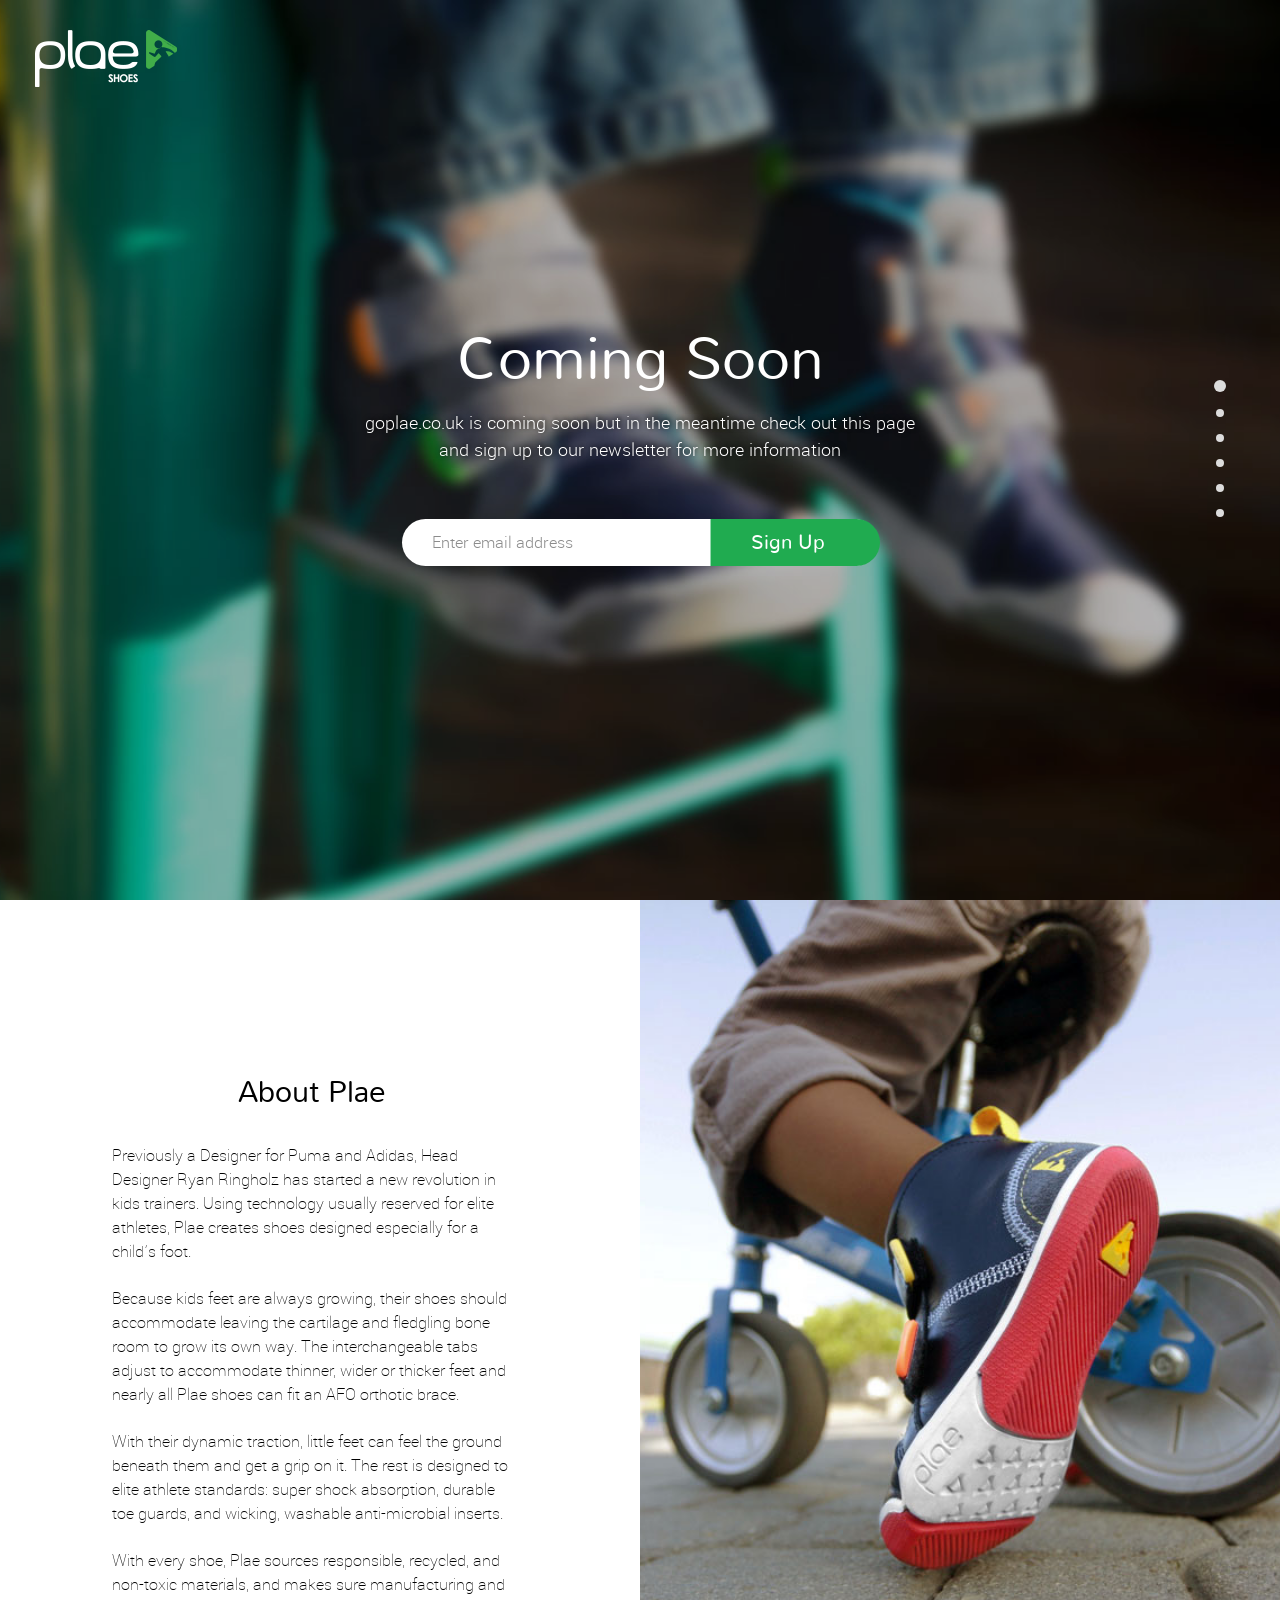
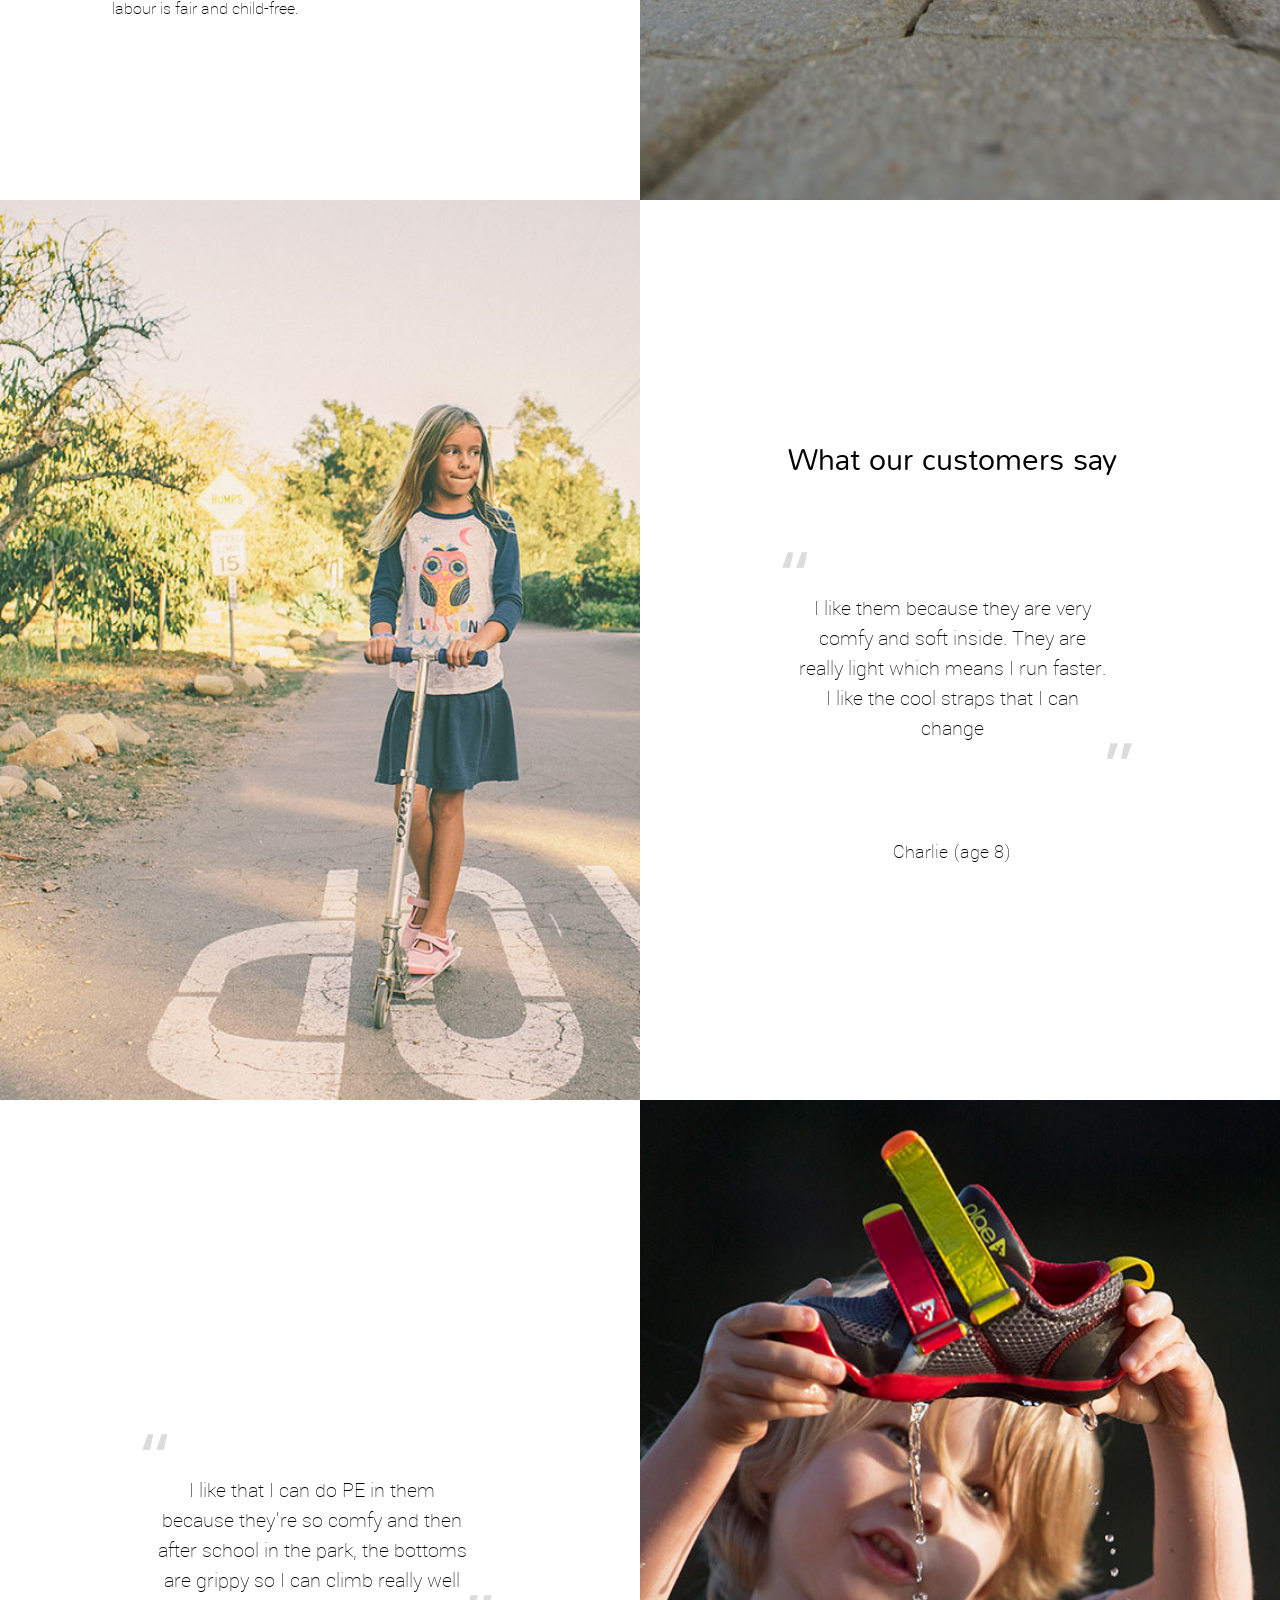
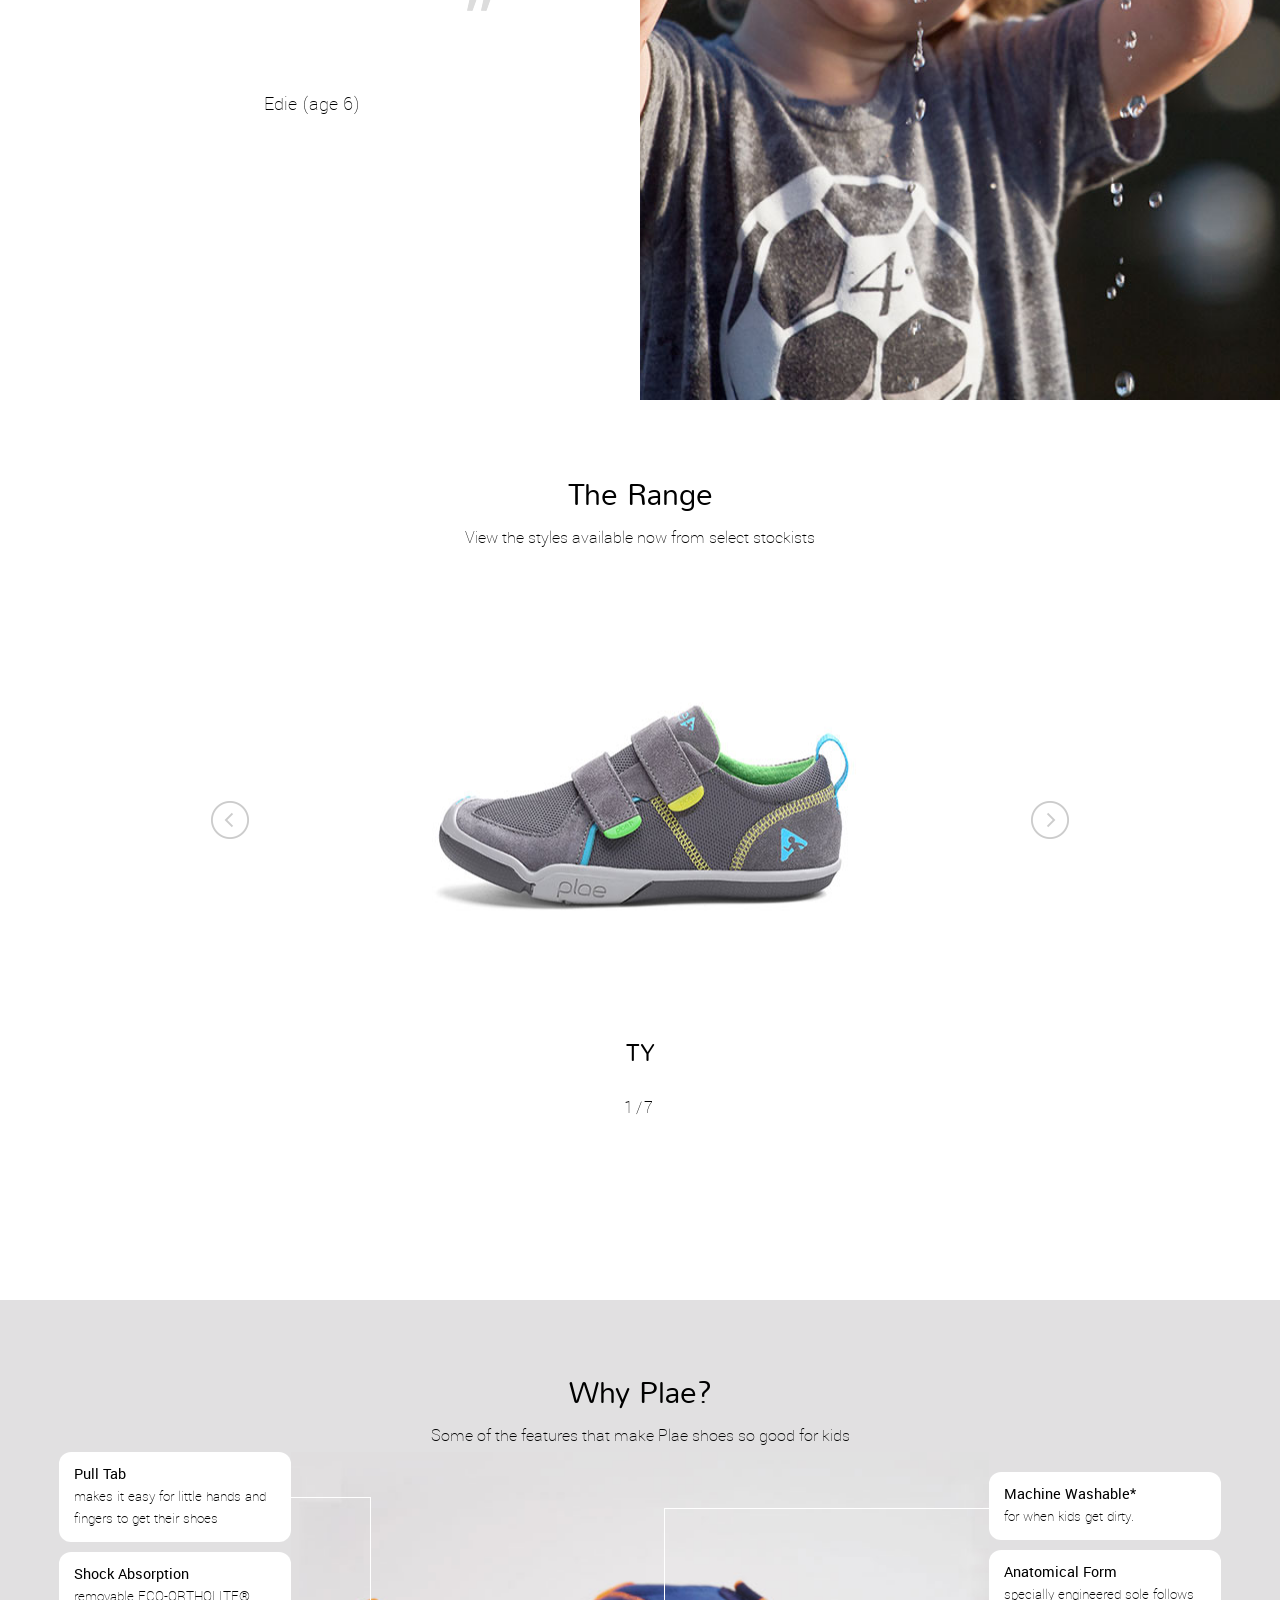
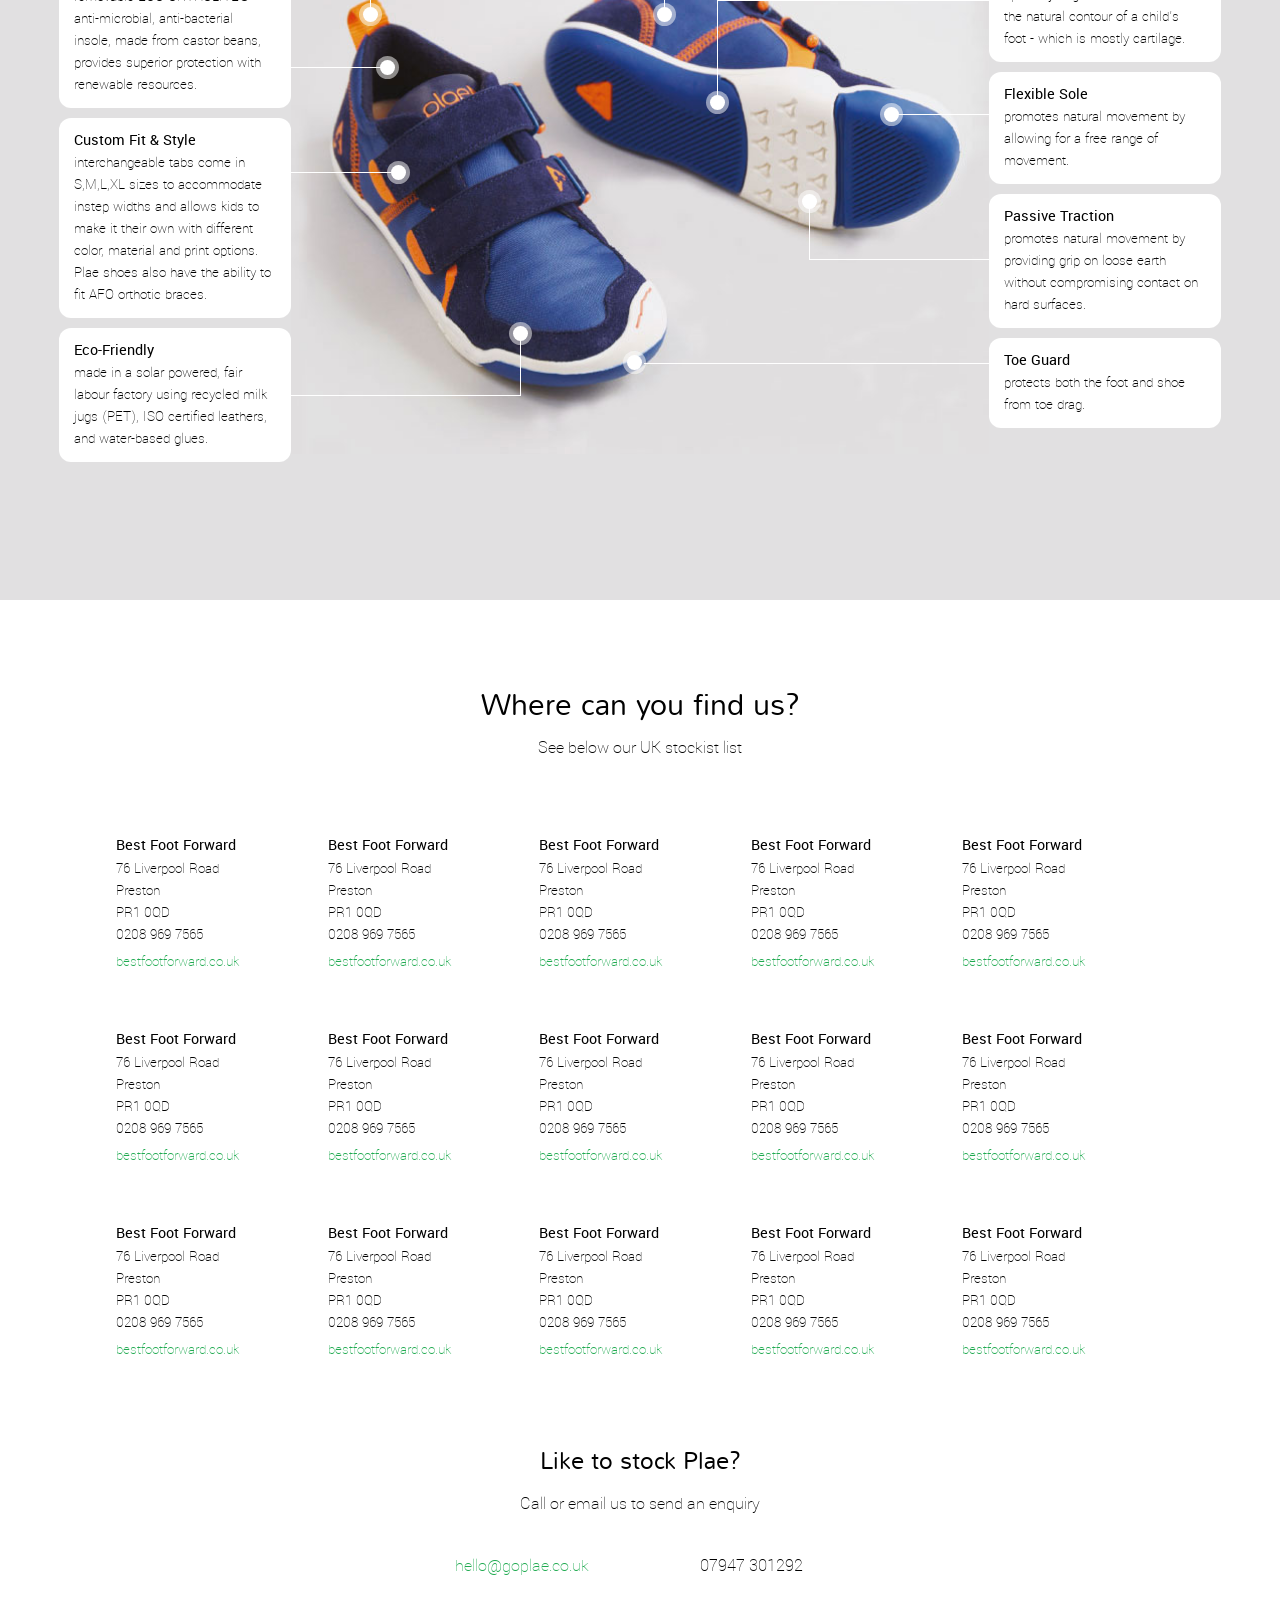
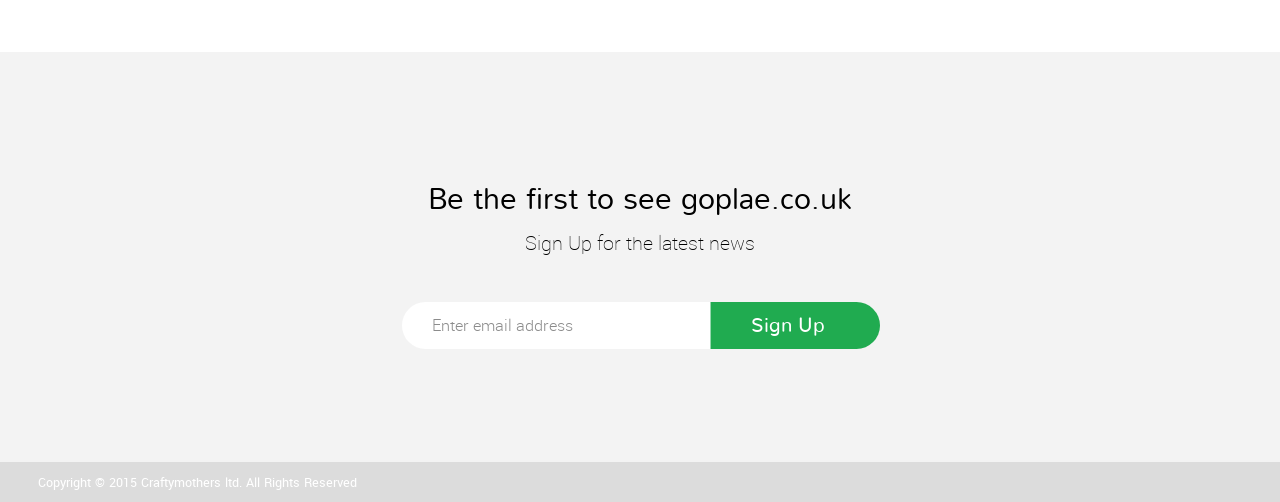
<file: plae/index.html>
﻿<!DOCTYPE html>
<html lang="en">
<head>
	<meta http-equiv="Content-Type" content="text/html; charset=utf-8" />
	<meta name="viewport" content="width=device-width">
	<title>plae</title>
	<link rel="stylesheet" href="css/all.css" media="all" />
</head>
<body>
	<div id="wrapper">
		<div class="w1">
			<header id="header">
				<strong class="logo">
					<a href="#">
						<img src="images/logo.png" alt="image">
					</a>
				</strong>
			</header>

			<div id="main">
				<div class="block-intro section" style="background-image:url('images/intro-bg.jpg');" data-nav="one">
					<div class="wrap-intro">
						<div class="holder-intro">
							<div class="box-intro">
								<h1>Coming Soon</h1>
								<span class="sub-title">goplae.co.uk is coming soon but in the meantime check out this page  and sign up to our newsletter for more information</span>
								<div class="box-form">
									<form action="#">
										<input type="email" placeholder="Enter email address">
										<button type="submit" class="btn-form">Sign Up</button>
									</form>
								</div>
							</div>
						</div>
						
					</div>
				</div>
				<div class="block-feature section" data-nav="two">
					<div class="feature-col">
						<div class="feature-box">
							<h2>About Plae</h2>
							<p>Previously a Designer for Puma and Adidas, Head Designer Ryan Ringholz has started a new revolution in kids trainers. Using technology usually reserved for elite athletes, Plae creates shoes designed especially for a child’s foot.</p>
							<p>Because kids feet are always growing, their shoes should accommodate leaving the cartilage and fledgling bone room to grow its own way. The interchangeable tabs adjust to accommodate thinner, wider or thicker feet and nearly all Plae shoes can fit an AFO orthotic brace.</p>
							<p>With their dynamic traction, little feet can feel the ground beneath them and get a grip on it. The rest is designed to elite athlete standards: super shock absorption, durable toe guards, and wicking, washable anti-microbial inserts.</p>
							<p>With every shoe, Plae sources responsible, recycled, and non-toxic materials, and makes sure manufacturing and labour is fair and child-free.</p>
						</div>
					</div>
					<div class="feature-img" style="background-image:url('images/feature1.jpg');"></div>
				</div>
				<div class="block-feature section" data-nav="three">
					<div class="feature-col">
						<div class="feature-box">
							<h2>What our customers say</h2>
							<div class="feature-comment">
								I like them because they are very comfy and soft inside. They are really light which means I run faster. I like the cool straps that I can change
							</div>
							<span class="comment-author">Charlie (age 8)</span>
						</div>	
					</div>
					<div class="feature-img" style="background-image:url('images/feature2.jpg');"></div>
				</div>
				<div class="block-feature section" data-nav="four">
					<div class="feature-col">
						<div class="feature-box">
							<div class="feature-comment">
								I like that I can do PE in them because they're so comfy and then after school in the park, the bottoms are grippy so I can climb really well
							</div>
							<span class="comment-author">Edie (age 6)</span>
						</div>	
					</div>
					<div class="feature-img" style="background-image:url('images/feature3.jpg');"></div>
				</div>
				<div class="block-slider section" data-nav="five">
					<div class="container">
						<h2>The Range</h2>
						<span class="sub-title">View the styles available now from select stockists</span>
						<div class="box-slider">
						  <div class="slider-item">
						  	<div class="hold-img">
						  		<img src="images/gallery-img1.jpg" alt="image">
						  	</div>
						  	<span class="slider-title">TY</span>
						  </div>
						  <div class="slider-item">
						  	<div class="hold-img">
						  		<img src="images/gallery-img2.jpg" alt="image">
						  	</div>
						  	<span class="slider-title">MAX</span>
						  </div>
						  <div class="slider-item">
						  	<div class="hold-img">
						  		<img src="images/gallery-img3.jpg" alt="image">
						  	</div>
						  	<span class="slider-title">EMME</span>
						  </div>
						  <div class="slider-item">
						  	<div class="hold-img">
						  		<img src="images/gallery-img4.jpg" alt="image">
						  	</div>
						  	<span class="slider-title">CAMILLE</span>
						  </div>
						  <div class="slider-item">
						  	<div class="hold-img">
						  		<img src="images/gallery-img5.jpg" alt="image">
						  	</div>
						  	<span class="slider-title">NOEL</span>
						  </div>
						  <div class="slider-item">
						  	<div class="hold-img">
						  		<img src="images/gallery-img6.jpg" alt="image">
						  	</div>
						  	<span class="slider-title">ROAN</span>
						  </div>
						  <div class="slider-item">
						  	<div class="hold-img">
						  		<img src="images/gallery-img7.jpg" alt="image">
						  	</div>
						  	<span class="slider-title">NAT</span>
						  </div>
						</div>
						<span class="pages"></span>
					</div>	
				</div>
				<div class="block-plae section" data-nav="six">
					<div class="container">
						<h2>Why Plae?</h2>
						<span class="sub-title">Some of the features that make Plae shoes so good for kids</span>
						<div class="holder-plae">
							<div class="hold-plae">
								<div class="box-plae">
									<strong class="title-plae">Pull Tab</strong>
									<p>makes it easy for little hands and fingers to get their shoes</p>
									<span class="plae-circle"></span>
								</div>
								<div class="box-plae">
									<strong class="title-plae">Shock Absorption</strong>
									<p>removable ECO-ORTHOLITE® anti-microbial, anti-bacterial insole, made from castor beans, provides superior protection with renewable resources.</p>
								</div>
								<div class="box-plae">
									<strong class="title-plae">Custom Fit & Style</strong>
									<p>interchangeable tabs come in S,M,L,XL sizes to accommodate instep widths and allows kids to make it their own with different color, material and print options. Plae shoes also have the ability to fit AFO orthotic braces.</p>
								</div>
								<div class="box-plae">
									<strong class="title-plae">Eco-Friendly</strong>
									<p>made in a solar powered, fair labour factory using recycled milk jugs (PET), ISO certified leathers, and water-based glues.</p>
								</div>
							</div>	
							<div class="hold-plae last">
								<div class="box-plae">
									<strong class="title-plae">Machine Washable*</strong>
									<p>for when kids get dirty.</p>
								</div>
								<div class="box-plae">
									<strong class="title-plae">Anatomical Form</strong>
									<p>specially engineered sole follows the natural contour of a child’s foot - which is mostly cartilage.</p>
								</div>
								<div class="box-plae">
									<strong class="title-plae">Flexible Sole</strong>
									<p>promotes natural movement by allowing for a free range of movement.</p>
								</div>
								<div class="box-plae">
									<strong class="title-plae">Passive Traction</strong>
									<p>promotes natural movement by providing grip on loose earth without compromising contact on hard surfaces.</p>
								</div>
								<div class="box-plae">
									<strong class="title-plae">Toe Guard</strong>
									<p>protects both the foot and shoe from toe drag.</p>
								</div>
							</div>
							<div class="plae-img">
								<div class="hold-img">
									<img src="images/plae-img.jpg" alt="image">
								</div>
							</div>
						</div>	
					</div>
				</div>
				<div class="block-contact">
					<div class="container">
						<div class="contact-top">
							<h2>Where can you find us?</h2>
							<span class="sub-title">See below our UK stockist list</span>
							<div class="wrapper-contact">	
								<div class="holder-contact">
									<div class="box-contact">
										<strong class="title-contact">Best Foot Forward</strong>
										<span class="contact-address">76 Liverpool Road</span>
										<span class="contact-address">Preston</span>
										<span class="contact-address">PR1 0QD</span>
										<div class="hold-contact">
											<a class="contact-tel" href="tel:02089697565">0208 969 7565</a>
										</div>
										<div class="hold-contact">
											<a class="contact-link" href="#">bestfootforward.co.uk</a>
										</div>
									</div>
									<div class="box-contact">
										<strong class="title-contact">Best Foot Forward</strong>
										<span class="contact-address">76 Liverpool Road</span>
										<span class="contact-address">Preston</span>
										<span class="contact-address">PR1 0QD</span>
										<div class="hold-contact">
											<a class="contact-tel" href="tel:02089697565">0208 969 7565</a>
										</div>
										<div class="hold-contact">
											<a class="contact-link" href="#">bestfootforward.co.uk</a>
										</div>
									</div>
									<div class="box-contact">
										<strong class="title-contact">Best Foot Forward</strong>
										<span class="contact-address">76 Liverpool Road</span>
										<span class="contact-address">Preston</span>
										<span class="contact-address">PR1 0QD</span>
										<div class="hold-contact">
											<a class="contact-tel" href="tel:02089697565">0208 969 7565</a>
										</div>
										<div class="hold-contact">
											<a class="contact-link" href="#">bestfootforward.co.uk</a>
										</div>
									</div>
									<div class="box-contact">
										<strong class="title-contact">Best Foot Forward</strong>
										<span class="contact-address">76 Liverpool Road</span>
										<span class="contact-address">Preston</span>
										<span class="contact-address">PR1 0QD</span>
										<div class="hold-contact">
											<a class="contact-tel" href="tel:02089697565">0208 969 7565</a>
										</div>
										<div class="hold-contact">
											<a class="contact-link" href="#">bestfootforward.co.uk</a>
										</div>
									</div>
									<div class="box-contact">
										<strong class="title-contact">Best Foot Forward</strong>
										<span class="contact-address">76 Liverpool Road</span>
										<span class="contact-address">Preston</span>
										<span class="contact-address">PR1 0QD</span>
										<div class="hold-contact">
											<a class="contact-tel" href="tel:02089697565">0208 969 7565</a>
										</div>
										<div class="hold-contact">
											<a class="contact-link" href="#">bestfootforward.co.uk</a>
										</div>
									</div>
									<div class="box-contact">
										<strong class="title-contact">Best Foot Forward</strong>
										<span class="contact-address">76 Liverpool Road</span>
										<span class="contact-address">Preston</span>
										<span class="contact-address">PR1 0QD</span>
										<div class="hold-contact">
											<a class="contact-tel" href="tel:02089697565">0208 969 7565</a>
										</div>
										<div class="hold-contact">
											<a class="contact-link" href="#">bestfootforward.co.uk</a>
										</div>
									</div>
									<div class="box-contact">
										<strong class="title-contact">Best Foot Forward</strong>
										<span class="contact-address">76 Liverpool Road</span>
										<span class="contact-address">Preston</span>
										<span class="contact-address">PR1 0QD</span>
										<div class="hold-contact">
											<a class="contact-tel" href="tel:02089697565">0208 969 7565</a>
										</div>
										<div class="hold-contact">
											<a class="contact-link" href="#">bestfootforward.co.uk</a>
										</div>
									</div>
									<div class="box-contact">
										<strong class="title-contact">Best Foot Forward</strong>
										<span class="contact-address">76 Liverpool Road</span>
										<span class="contact-address">Preston</span>
										<span class="contact-address">PR1 0QD</span>
										<div class="hold-contact">
											<a class="contact-tel" href="tel:02089697565">0208 969 7565</a>
										</div>
										<div class="hold-contact">
											<a class="contact-link" href="#">bestfootforward.co.uk</a>
										</div>
									</div>
									<div class="box-contact">
										<strong class="title-contact">Best Foot Forward</strong>
										<span class="contact-address">76 Liverpool Road</span>
										<span class="contact-address">Preston</span>
										<span class="contact-address">PR1 0QD</span>
										<div class="hold-contact">
											<a class="contact-tel" href="tel:02089697565">0208 969 7565</a>
										</div>
										<div class="hold-contact">
											<a class="contact-link" href="#">bestfootforward.co.uk</a>
										</div>
									</div>
									<div class="box-contact">
										<strong class="title-contact">Best Foot Forward</strong>
										<span class="contact-address">76 Liverpool Road</span>
										<span class="contact-address">Preston</span>
										<span class="contact-address">PR1 0QD</span>
										<div class="hold-contact">
											<a class="contact-tel" href="tel:02089697565">0208 969 7565</a>
										</div>
										<div class="hold-contact">
											<a class="contact-link" href="#">bestfootforward.co.uk</a>
										</div>
									</div>
									<div class="box-contact">
										<strong class="title-contact">Best Foot Forward</strong>
										<span class="contact-address">76 Liverpool Road</span>
										<span class="contact-address">Preston</span>
										<span class="contact-address">PR1 0QD</span>
										<div class="hold-contact">
											<a class="contact-tel" href="tel:02089697565">0208 969 7565</a>
										</div>
										<div class="hold-contact">
											<a class="contact-link" href="#">bestfootforward.co.uk</a>
										</div>
									</div>
									<div class="box-contact">
										<strong class="title-contact">Best Foot Forward</strong>
										<span class="contact-address">76 Liverpool Road</span>
										<span class="contact-address">Preston</span>
										<span class="contact-address">PR1 0QD</span>
										<div class="hold-contact">
											<a class="contact-tel" href="tel:02089697565">0208 969 7565</a>
										</div>
										<div class="hold-contact">
											<a class="contact-link" href="#">bestfootforward.co.uk</a>
										</div>
									</div>
									<div class="box-contact">
										<strong class="title-contact">Best Foot Forward</strong>
										<span class="contact-address">76 Liverpool Road</span>
										<span class="contact-address">Preston</span>
										<span class="contact-address">PR1 0QD</span>
										<div class="hold-contact">
											<a class="contact-tel" href="tel:02089697565">0208 969 7565</a>
										</div>
										<div class="hold-contact">
											<a class="contact-link" href="#">bestfootforward.co.uk</a>
										</div>
									</div>
									<div class="box-contact">
										<strong class="title-contact">Best Foot Forward</strong>
										<span class="contact-address">76 Liverpool Road</span>
										<span class="contact-address">Preston</span>
										<span class="contact-address">PR1 0QD</span>
										<div class="hold-contact">
											<a class="contact-tel" href="tel:02089697565">0208 969 7565</a>
										</div>
										<div class="hold-contact">
											<a class="contact-link" href="#">bestfootforward.co.uk</a>
										</div>
									</div>
									<div class="box-contact">
										<strong class="title-contact">Best Foot Forward</strong>
										<span class="contact-address">76 Liverpool Road</span>
										<span class="contact-address">Preston</span>
										<span class="contact-address">PR1 0QD</span>
										<div class="hold-contact">
											<a class="contact-tel" href="tel:02089697565">0208 969 7565</a>
										</div>
										<div class="hold-contact">
											<a class="contact-link" href="#">bestfootforward.co.uk</a>
										</div>
									</div>
								</div>
							</div>
						</div>
						<h3>Like to stock Plae?</h3>
						<span class="sub-title">Call or email us to send an enquiry</span>
						<div class="wrap-contact">
							<a class="contact-mail" href="mailto:hello@goplae.co.uk">hello@goplae.co.uk</a>
							<a class="contact-tel" href="tel:07947301292">07947 301292</a>
						</div>
					</div>
				</div>
				<div class="block-form">
					<div class="container">
						<h2>Be the first to see goplae.co.uk</h2>
						<span class="sub-title">Sign Up for the latest news</span>
						<div class="box-form">
							<form action="#">
								<input type="email" placeholder="Enter email address">
								<button type="submit" class="btn-form">Sign Up</button>
							</form>
						</div>
					</div>
				</div>
			</div>
		</div>
	</div>
	
	<footer id="footer">
		<div class="container">
			<span class="copyright">Copyright © 2015 Craftymothers ltd. All Rights Reserved</span>
		</div>
	</footer>
	
	<ul class="list-nav">
		<li class="nav-item active">
			<a class="nav-link" href="#one"></a>
		</li>
		<li class="nav-item">
			<a class="nav-link" href="#two"></a>
		</li>
		<li class="nav-item">
			<a class="nav-link" href="#three"></a>
		</li>
		<li class="nav-item">
			<a class="nav-link" href="#four"></a>
		</li>
		<li class="nav-item">
			<a class="nav-link" href="#five"></a>
		</li>
		<li class="nav-item">
			<a class="nav-link" href="#six"></a>
		</li>
	</ul>

	<script src="js/jquery-2.0.3.min.js"></script>
	<script src="js/jquery.main.js"></script>

</body>
</html>
</file>
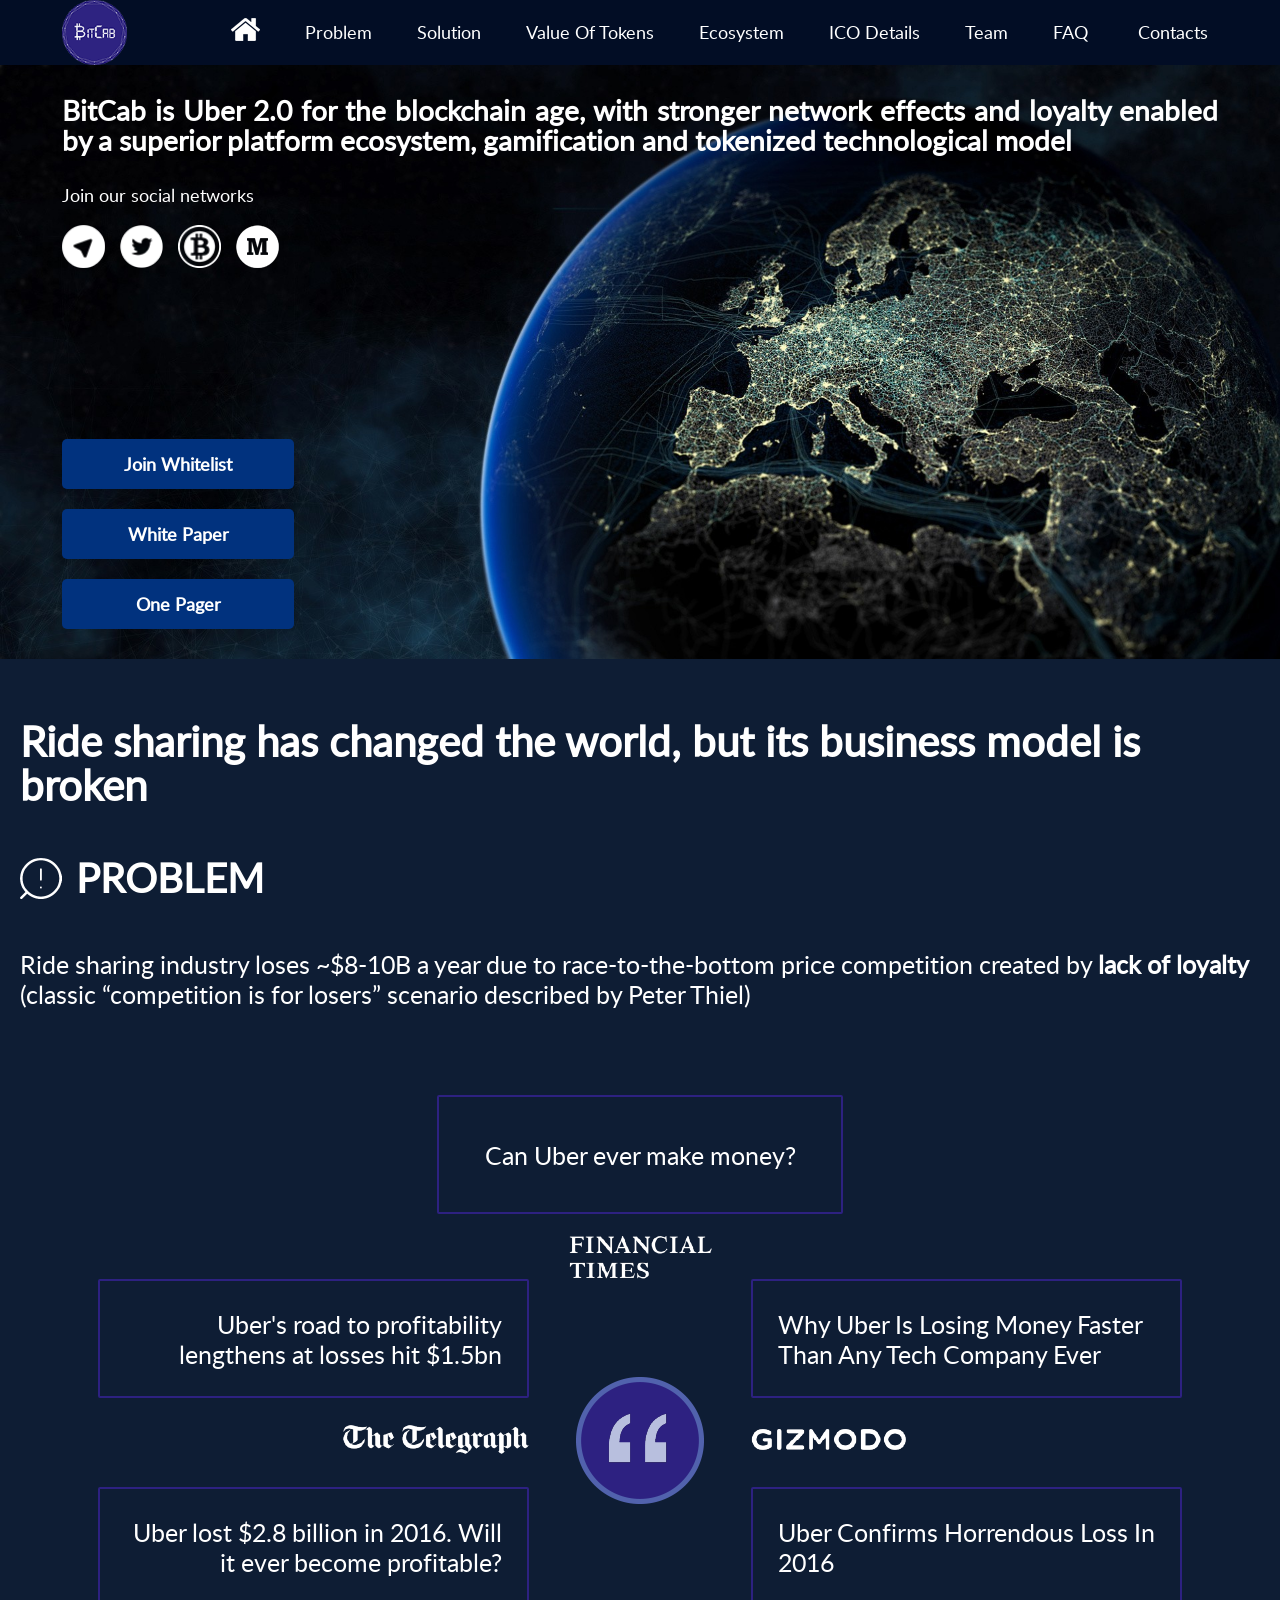
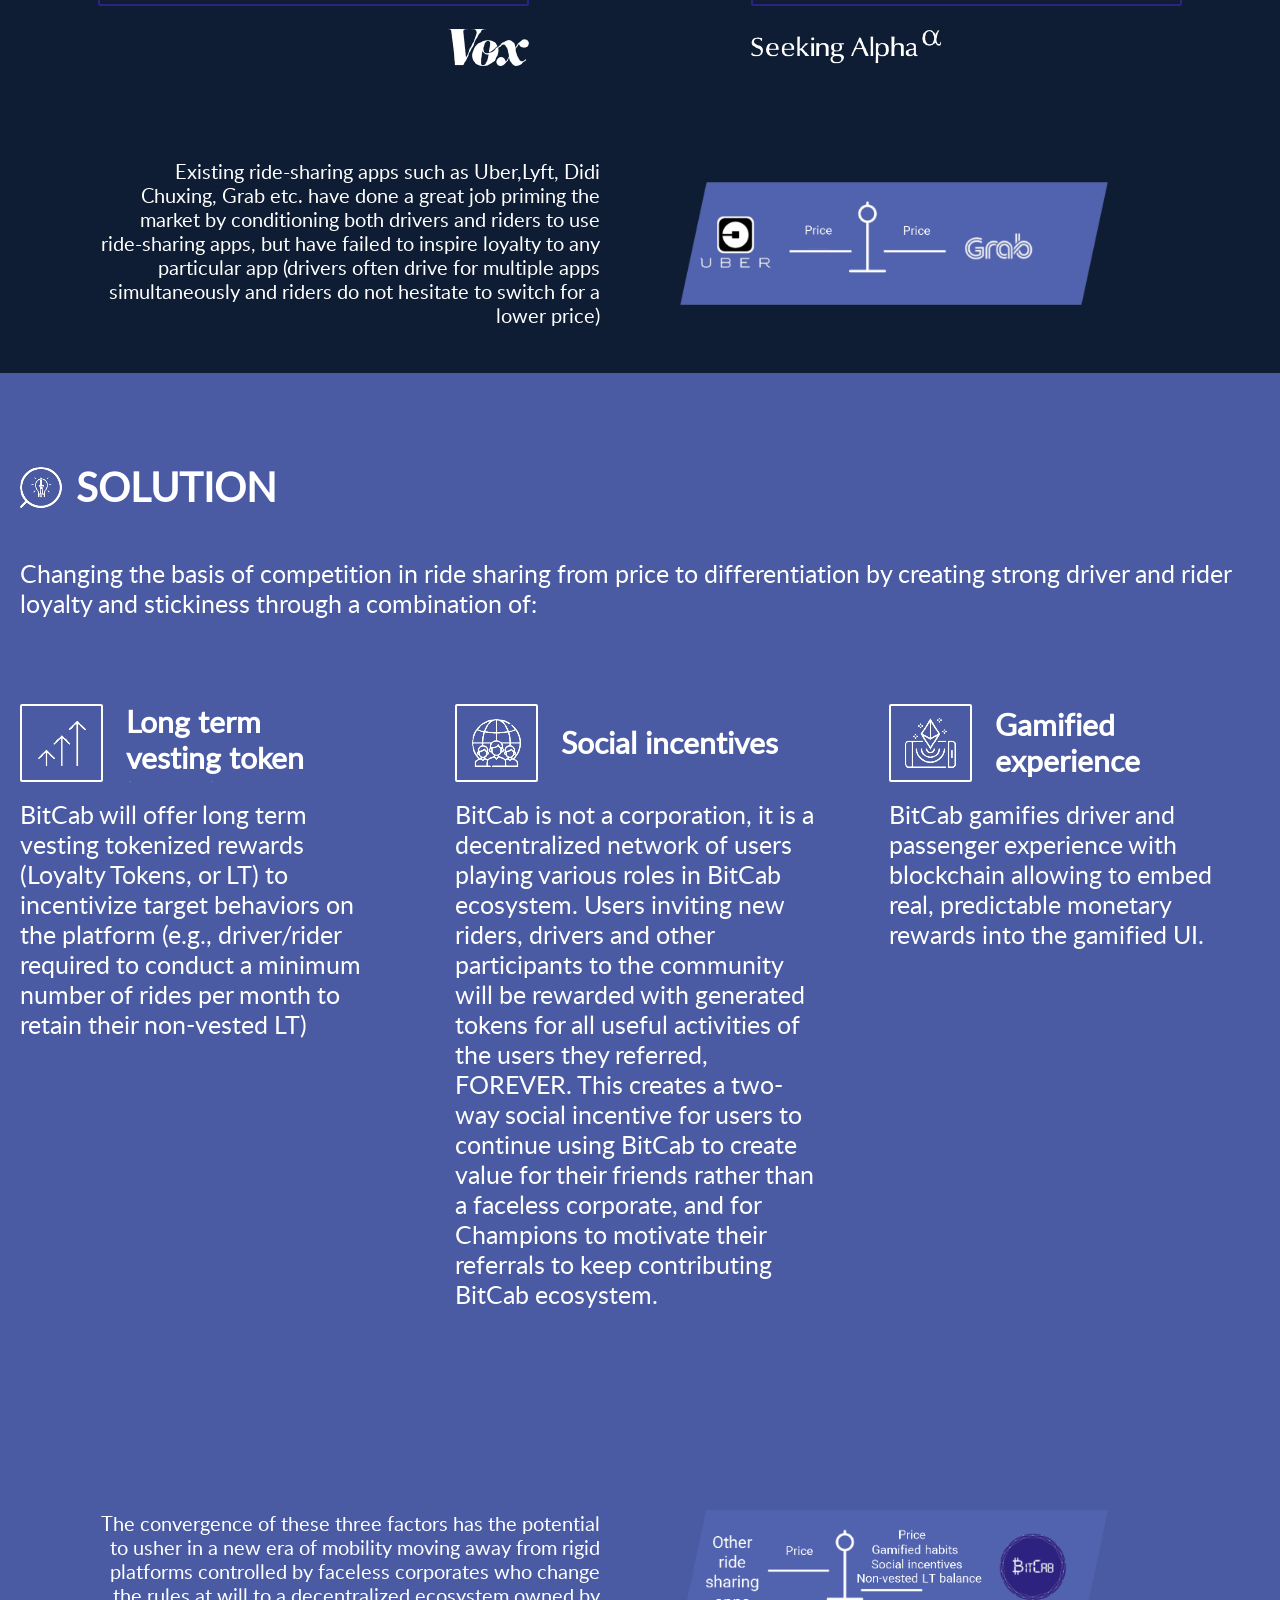
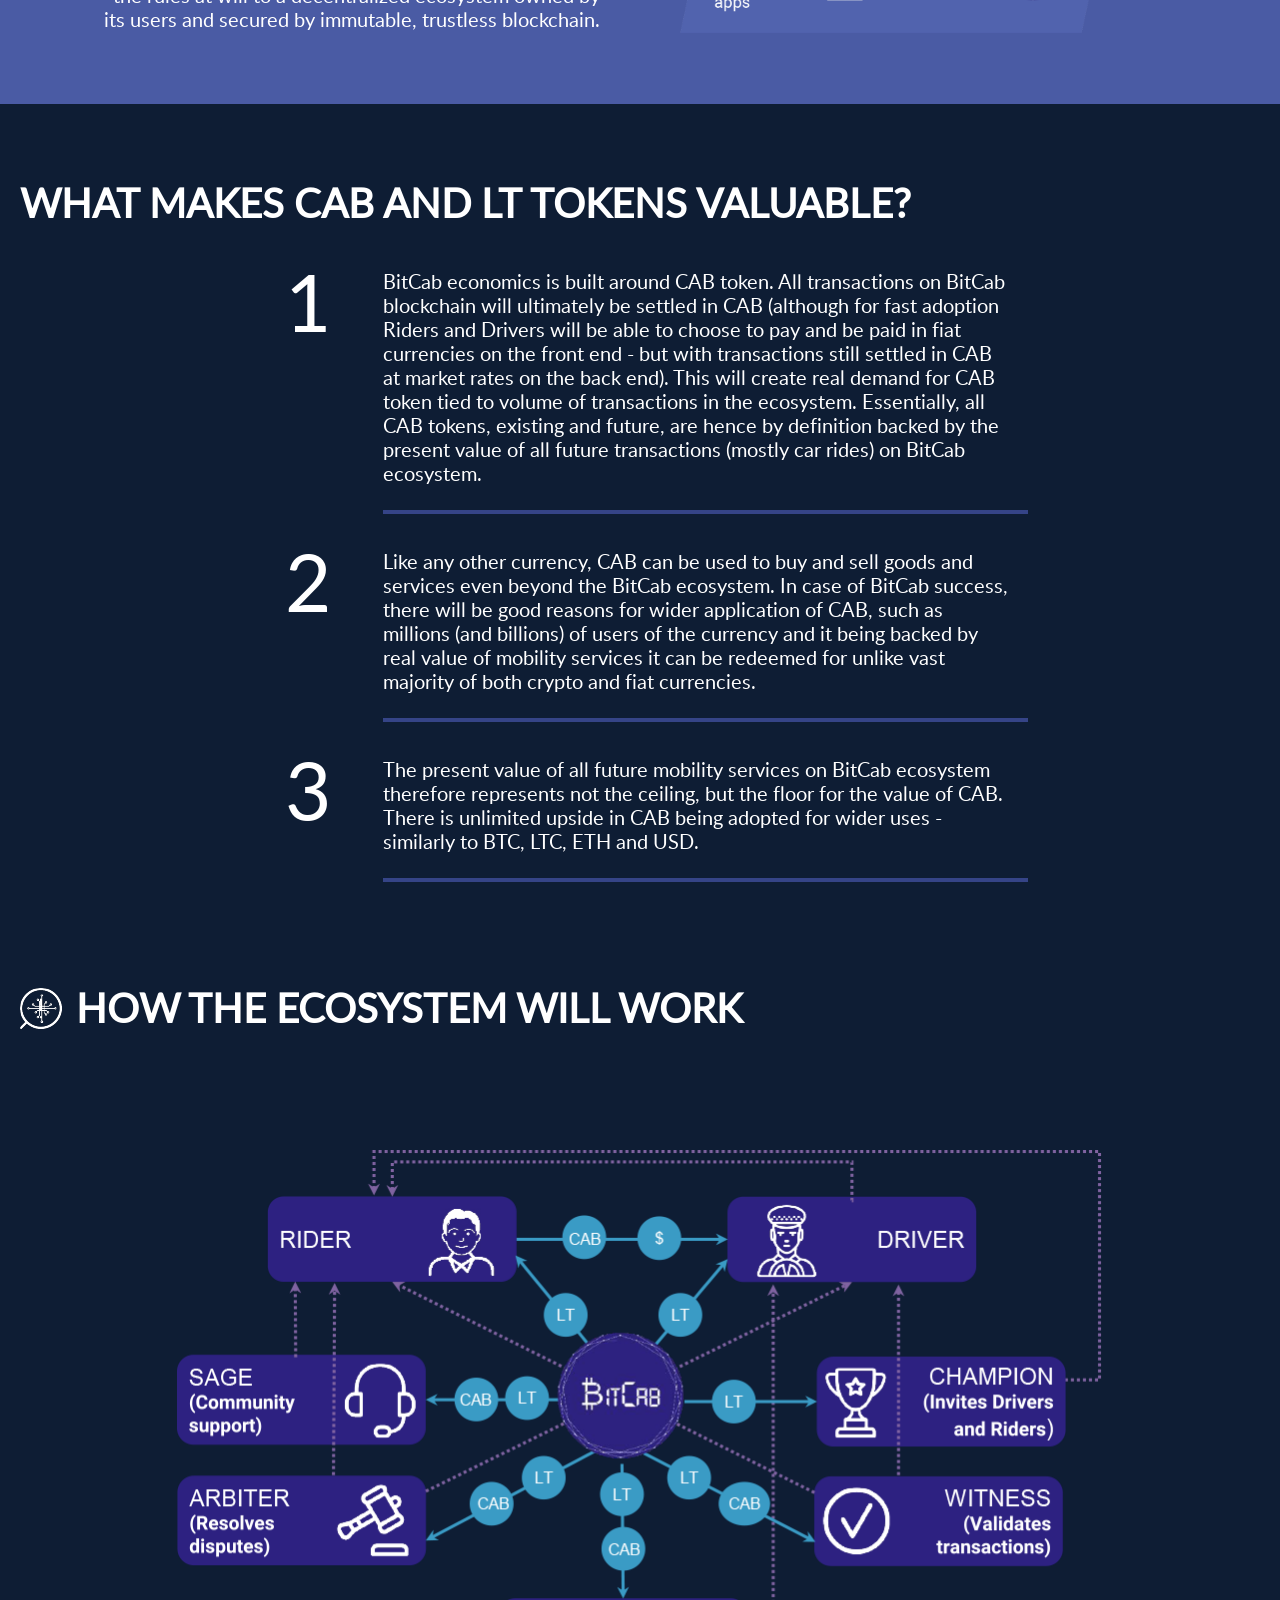
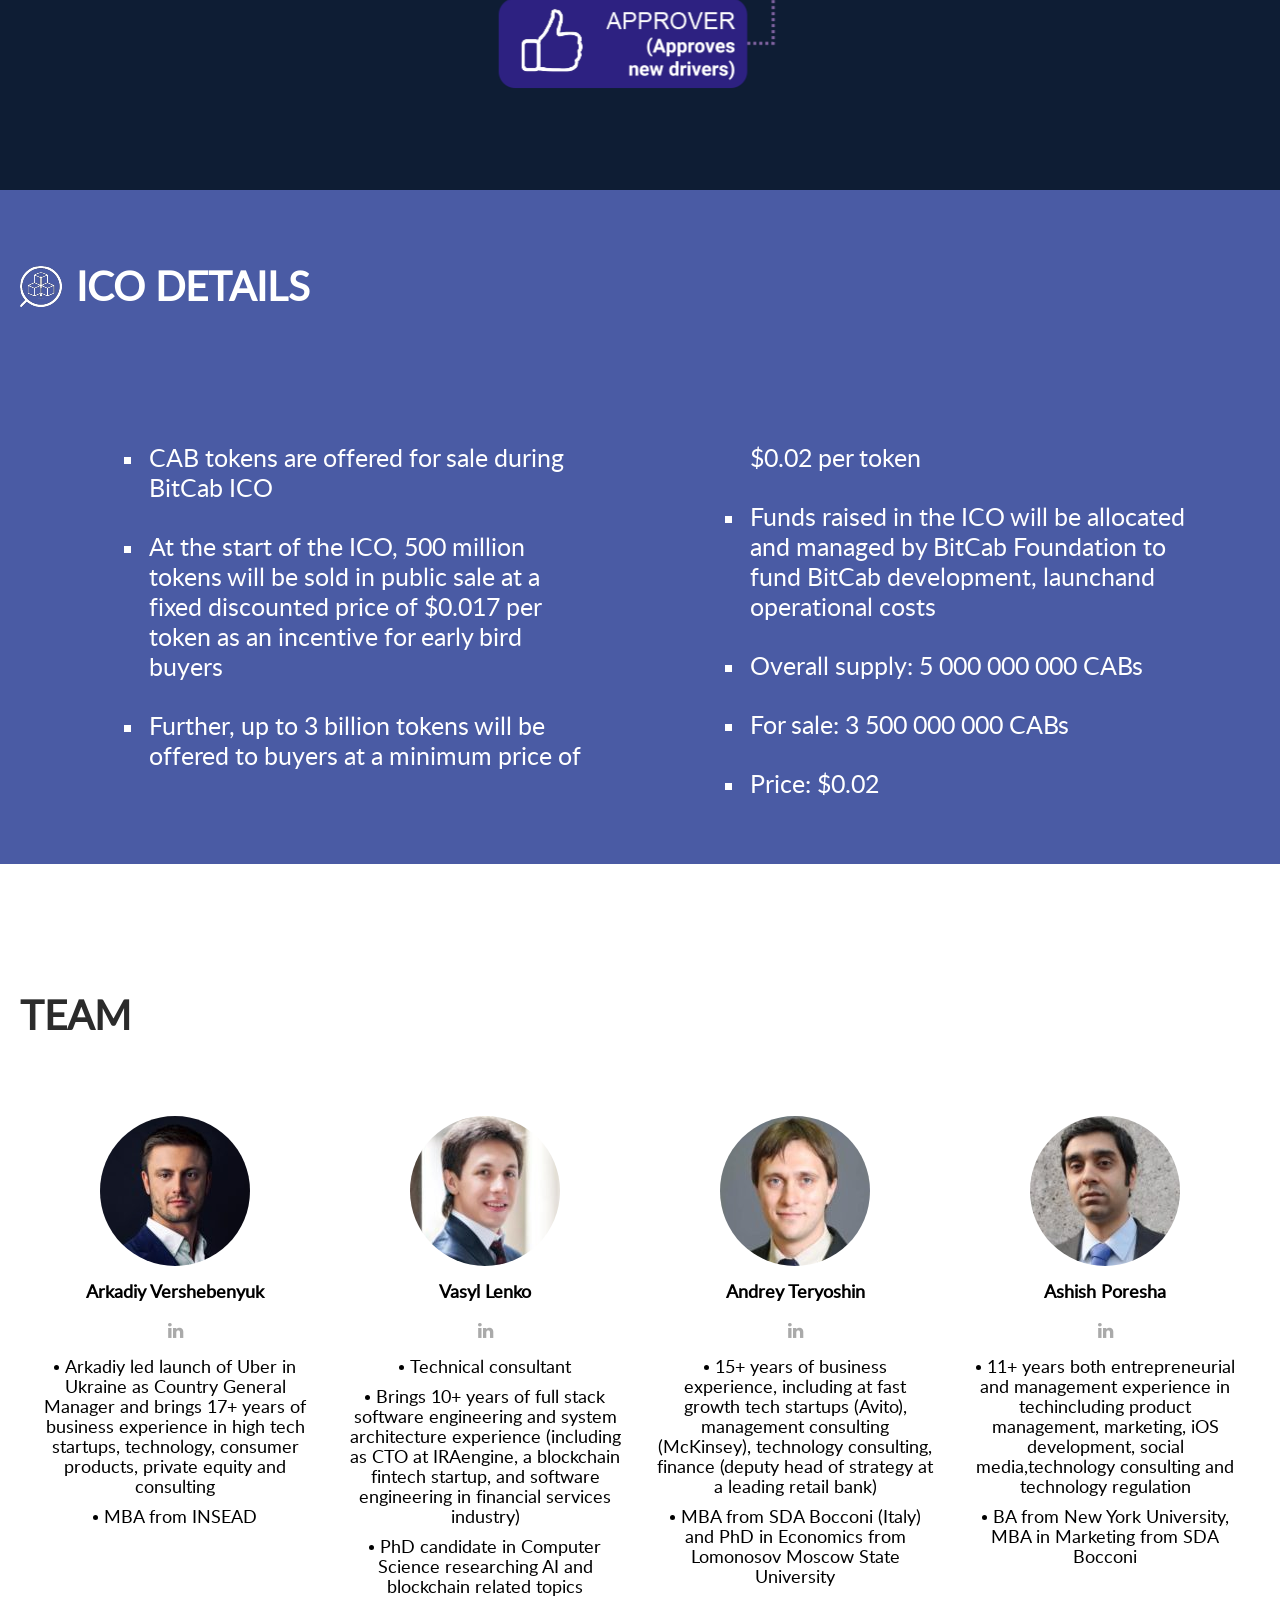
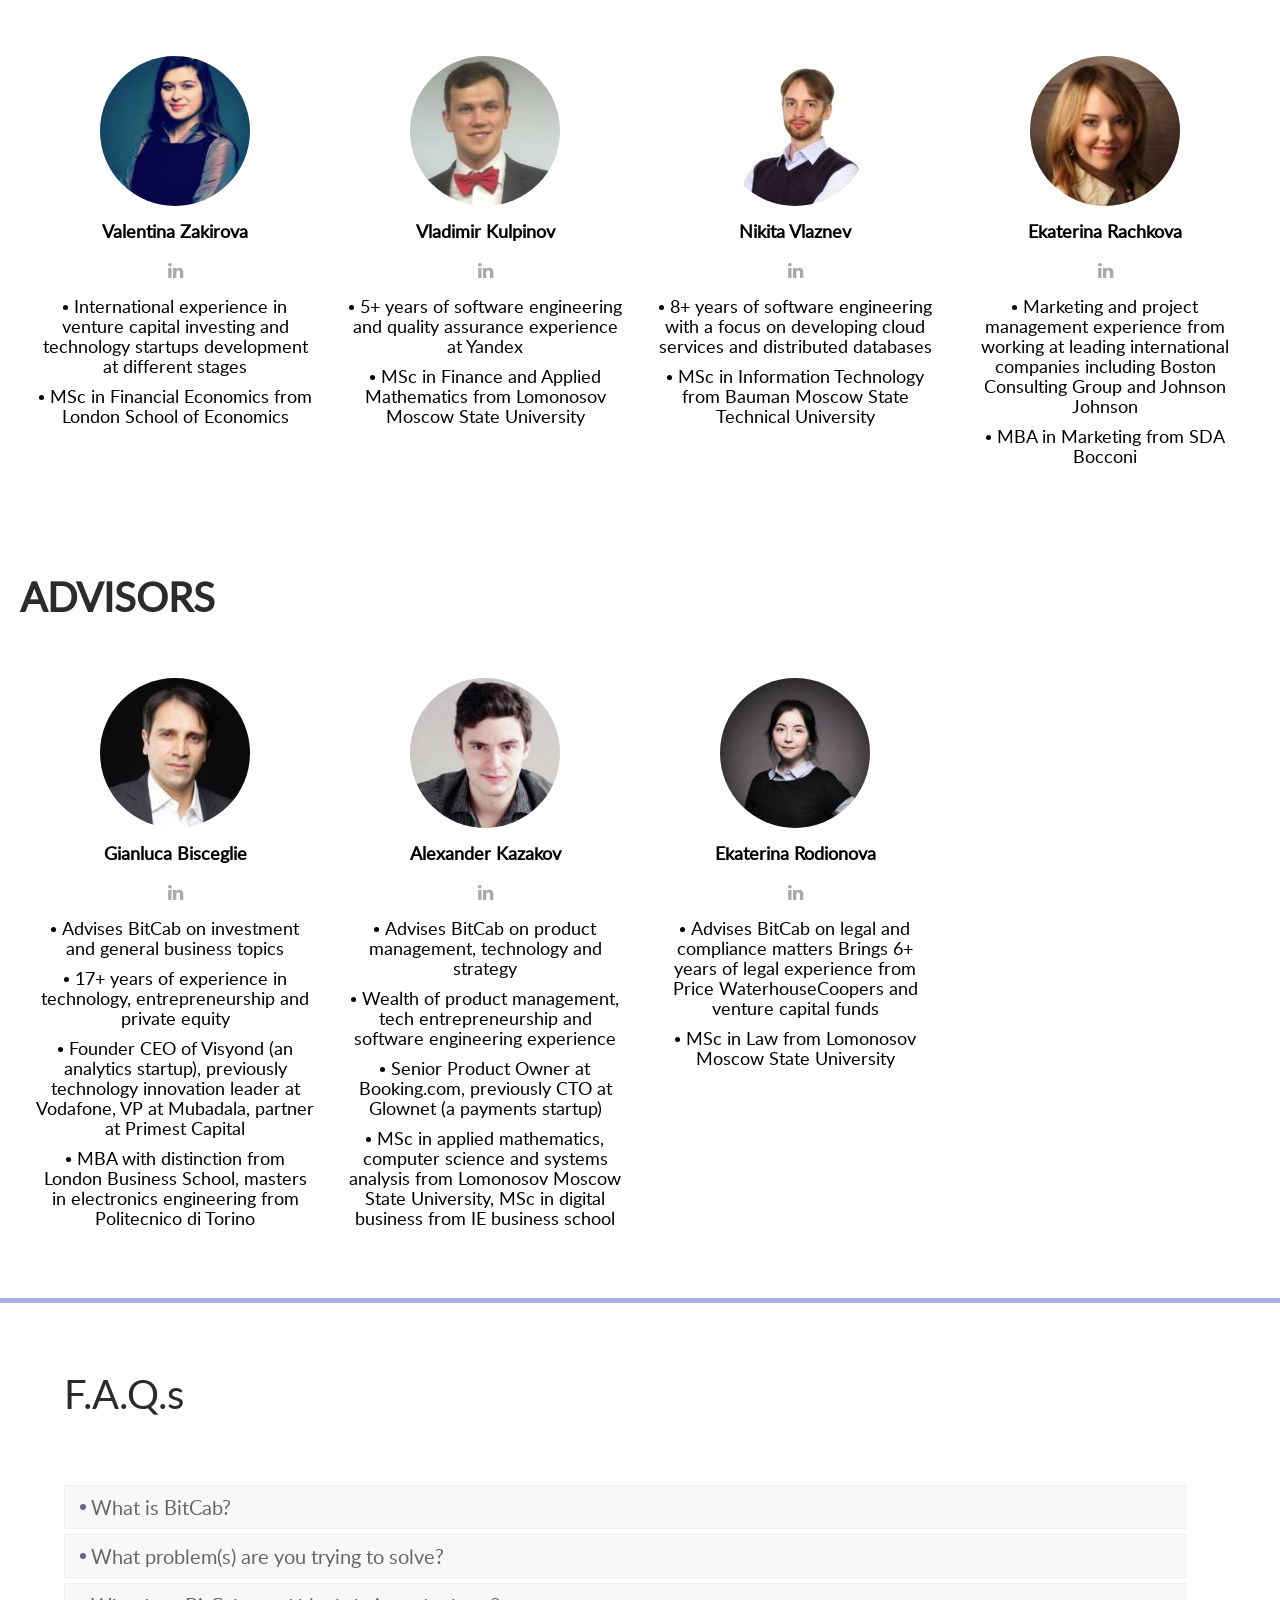
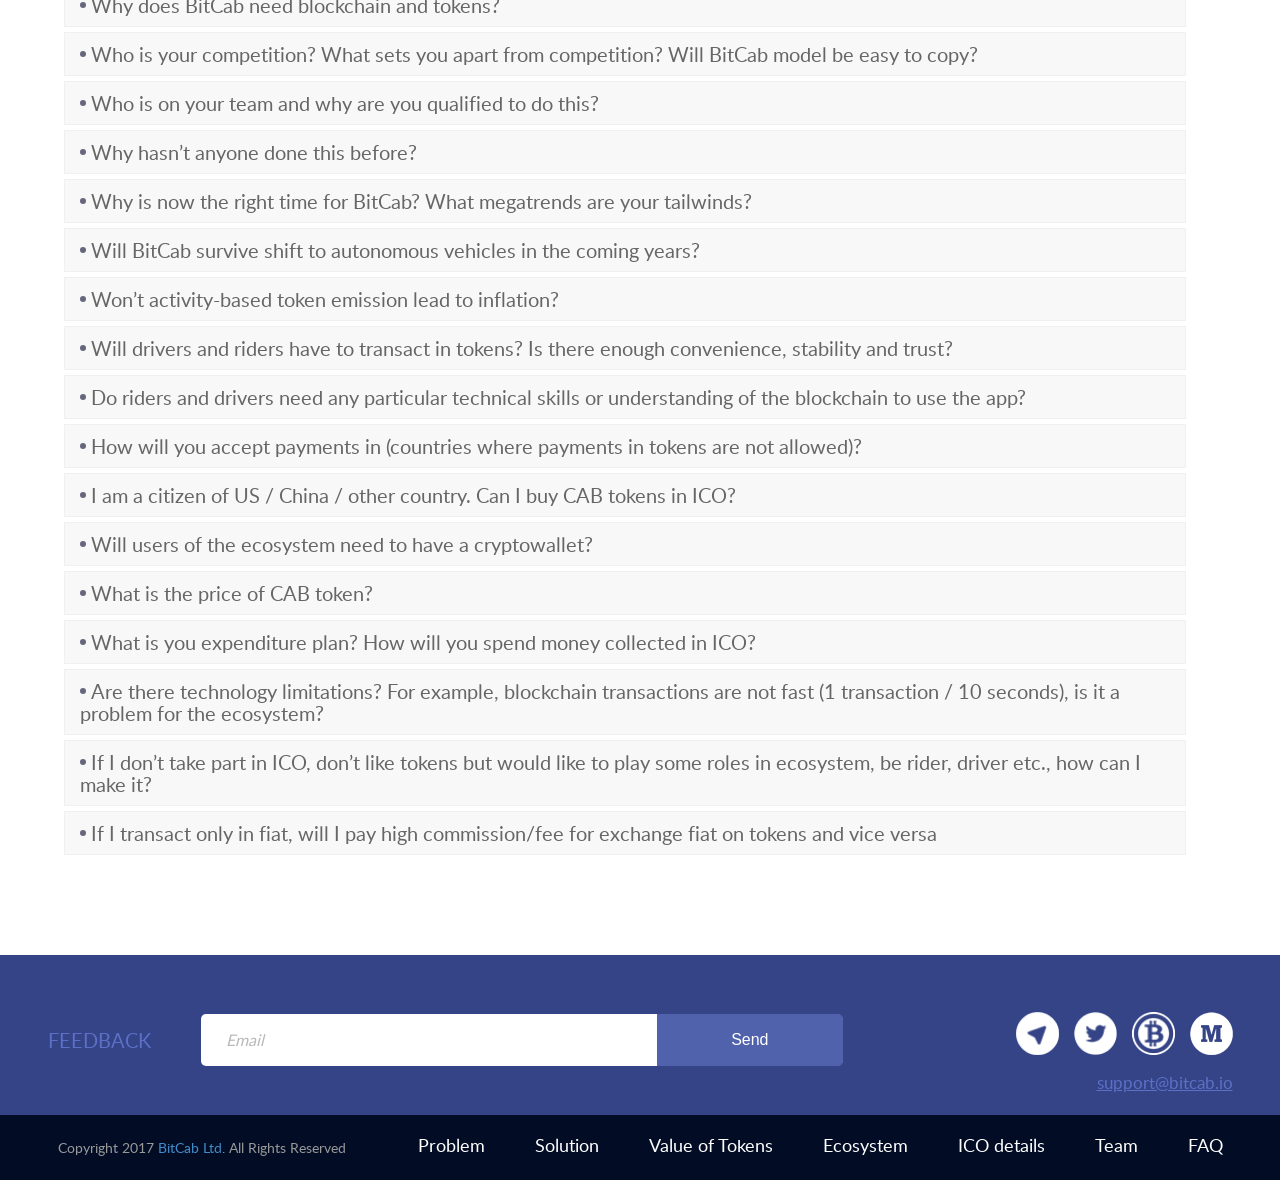
<file: bitcab-master/app/index.html>
<!DOCTYPE html>
<html lang="en">
	<head>
		<meta http-equiv="content-type" content="text/html; charset=UTF-8">
		<meta name="viewport" content="width=device-width, initial-scale=1, maximum-scale=1">
		<title>BitCab | Ridesharing 2.0 for the blockchain age</title>
		<link rel="stylesheet" href="https://maxcdn.bootstrapcdn.com/font-awesome/4.7.0/css/font-awesome.min.css" media="all" />
		<link rel="stylesheet" href="css/all.css" media="all" />	
	</head>
	<body>		
		<header id=header >
			<div class="section-box">
				<div class="box-header">
					<a class="logo" href="http://bitcab.io/"><img src="images/Logo-001.png" alt="logo"></a>
					<nav id="nav">
						<a class="toogle-menu" href="#">
							<span class="t"></span>
							<span class="c"></span>
							<span class="b"></span>
						</a>
						<div class="nav-holder">
							<div class="text-center">
								<div class="text-inner">
									<div class="text-last">
										<ul class="menu index-menu">
											<li>
												<a href="http://bitcab.io/#wt_section_home">
													<span class="home"><img src="images/home.png" alt="image" /></span>
												</a>
											</li>
											<li><a href="#problem" class="goto">Problem</a></li>
											<li><a href="#solution" class="goto">Solution</a></li>
											<li><a href="#tokens" class="goto">Value of tokens</a></li>
											<li><a href="#ecosystem" class="goto">Ecosystem</a></li>
											<li><a href="#details" class="goto">ICO details</a></li>
											<li><a href="#team" class="goto">Team</a></li>
											<li><a href="#faqs" class="goto">FAQ</a></li>
											<li><a href="#contact" class="goto">Contacts</a></li>
										</ul>
									</div>
								</div>
							</div>
						</div>
					</nav>
				</div>
			</div>
		</header>

		<!-- End header --> 

		<div id="main">
			<section class="block-video">
				<div class="section-box">
					<div class="holder-video">
						<h1>BitCab is Uber 2.0 for the blockchain age, with stronger network effects and loyalty enabled by a superior platform ecosystem, gamification and tokenized technological model</h1>
						<div class="visual-video">
							<div class="box-video">
								<div class="hold-video">
									<iframe width="560" height="315" src="https://www.youtube.com/embed/-87nX81YfUc" frameborder="0"></iframe>
								</div>
							</div>
							<div class="box-buttons">
								<div class="hold-links">
									<span class="link-title">Join our social networks</span>
									<ul class="list-links">
										<!--<li class="menu-item menu-item-type-post_type menu-item-object-page level-1-li"><a href="#" class="facebook"></a></li>-->
										<li><a href="https://t.me/bitcab" target="_blank" class="arrow"></a></li>
										<li><a href="https://twitter.com/BitCab_ICO?lang=ru" target="_blank" class="twitter"></a></li>
										<li><a href="https://bitcointalk.org/index.php?topic=2962343.msg30419726#msg30419726" target="_blank" class="bitcoin"></a></li>
										<li><a href="https://medium.com/@bitcab" target="_blank" class="medium"></a></li>
									</ul>
								</div>
								<div class="hold-buttons">	
									<a target="_blank" class="btn" href="">Join Whitelist</a>
									<a target="_blank" class="btn" href="/BitCab_WhitePaper.pdf">White Paper</a>
									<a target="_blank" class="btn" href="/BitCab_One_Pager.pdf">One Pager</a>
								</div>
							</div>
						</div>
					</div>
				</div>												
			</section>
			<section id="problem" class="problem-box">
				<div class="section-box">
					<h2>Ride sharing has changed the world, but its 
						business model is broken
					</h2>
					<strong class="title-topic">PROBLEM</strong>
					<span class="about-text">Ride sharing industry loses ~$8-10B a year due to race-to-the-bottom price competition created by <b>lack of loyalty</b> 
					(classic “competition is for losers” scenario described by Peter Thiel)</span>
					<div class="quote-box">
						<ul class="quote-list">
							<li>
								<a href="https://www.ft.com/content/09278d4e-579a-11e7-80b6-9bfa4c1f83d2" target="_blank" class="box">
									<div class="text-center">
										<div class="text-inner">
											<div class="text-last">
												<span class="quote-text">Can Uber ever make money?</span>
											</div>
										</div>
									</div>
								</a>
								<div class="edition-hold"><img src="images/edition01.png" alt="image" /></div>
							</li>
							<li>
								<a href="http://www.telegraph.co.uk/technology/2017/11/29/ubers-road-profitability-lengthens-losses-rise-15bn/" target="_blank" class="box">
									<div class="text-center">
										<div class="text-inner">
											<div class="text-last">
												<span class="quote-text">Uber's road to profitability lengthens at losses hit $1.5bn</span>
											</div>
										</div>
									</div>
								</a>
								<div class="edition-hold"><img src="images/edition02.png" alt="image" /></div>
							</li>
							<li>
								<a href="https://www.gizmodo.com.au/2016/08/why-uber-is-losing-money-faster-than-any-tech-company-ever/" target="_blank" class="box">
									<div class="text-center">
										<div class="text-inner">
											<div class="text-last">
												<span class="quote-text">Why Uber Is Losing Money Faster Than Any Tech Company Ever</span>
											</div>
										</div>
									</div>
								</a>
								<div class="edition-hold"><img src="images/edition03.png" alt="image" /></div>
							</li>
							<li>
								<a href="https://www.vox.com/new-money/2017/1/9/14194202/uber-lost-22-billion-9-months" target="_blank" class="box">
									<div class="text-center">
										<div class="text-inner">
											<div class="text-last">
												<span class="quote-text">Uber lost $2.8 billion in 2016.
												Will it ever become profitable?</span>
											</div>
										</div>
									</div>
								</a>
								<div class="edition-hold"><img src="images/edition04.png" alt="image" /></div>
							</li>
							<li>
								<a href="https://seekingalpha.com/article/4062707-uber-confirms-horrendous-loss-2016" target="_blank" class="box">
									<div class="text-center">
										<div class="text-inner">
											<div class="text-last">
												<span class="quote-text">Uber Confirms Horrendous Loss In 2016</span>
											</div>
										</div>
									</div>
								</a>
								<div class="edition-hold"><img src="images/edition05.png" alt="image" /></div>
							</li>
						</ul>
					</div>
					<div class="description-box">
						<div class="col">
							<p>Existing ride-sharing apps such as Uber,Lyft, Didi Chuxing, Grab etc. have done a great job priming the market by conditioning both drivers and riders to use ride-sharing apps, but have failed to inspire loyalty to any particular app (drivers often drive for multiple apps simultaneously and riders do not hesitate to switch for a lower price)
							</p>
						</div>
						<div class="col">
							<div class="img-hold"><img src="images/description01.png" alt="image" /></div>
						</div>
					</div>
				</div>
			</section>
			<section id="solution" class="solution-box">
				<div class="section-box">
					<strong class="title-topic solution">SOLUTION</strong>
					<span class="about-text">Changing the basis of competition in ride sharing from price to differentiation by creating strong driver and rider loyalty and stickiness through a combination of:</span>
					<div class="section-description">
						<div class="box">
							<div class="title-description">
								<div class="icon">
									<div class="text-center">
										<div class="text-inner">
											<div class="text-last">
												<img src="images/solution01.png" alt="image" />
											</div>
										</div>
									</div>
								</div>
								<strong class="title-text">
									<span class="text-center">
										<span class="text-inner">
											<span class="text-last">
												Long term vesting token incentives
											</span>
										</span>
									</span>
								</strong>
							</div>
							<p>BitCab will offer long term vesting tokenized rewards (Loyalty Tokens, or LT) to incentivize target behaviors on the platform (e.g., driver/rider required to conduct a minimum number of rides per month to retain their non-vested LT)
							</p>
						</div>
						<div class="box">
							<div class="title-description">
								<div class="icon">
									<div class="text-center">
										<div class="text-inner">
											<div class="text-last">
												<img src="images/solution02.png" alt="image" />
											</div>
										</div>
									</div>
								</div>
								<strong class="title-text">
									<span class="text-center">
										<span  class="text-inner">
											<span  class="text-last">
												Social incentives
											</span >
										</span >
									</span >
								</strong>
							</div>
							<p>BitCab is not a corporation, it is a decentralized network of users playing various roles in BitCab ecosystem. Users inviting new riders, drivers and other participants to the community will be rewarded with generated tokens for all useful activities of the users they referred, FOREVER. This creates a two-way social incentive for users to continue using BitCab to create value for their friends rather than a faceless corporate, and for Champions to motivate their referrals to keep contributing BitCab ecosystem.</p>
						</div>
						<div class="box">
							<div class="title-description">
								<div class="icon">
									<div class="text-center">
										<div class="text-inner">
											<div class="text-last">
												<img src="images/solution03.png" alt="image" />
											</div>
										</div>
									</div>
								</div>
								<strong class="title-text">
									<span  class="text-center">
										<span  class="text-inner">
											<span  class="text-last">
												Gamified experience
											</span >
										</span >
									</span >
								</strong>
							</div>
							<p>BitCab gamifies driver and passenger experience with blockchain allowing to embed real, predictable monetary rewards into the gamified UI.</p>
						</div>
					</div>
					<div class="description-box">
						<div class="col">
							<p>The convergence of these three factors has the potential to usher in a new era of mobility moving away from rigid platforms controlled by faceless corporates who change the rules at will to a decentralized ecosystem owned by its users and secured by immutable, trustless blockchain.</p>
						</div>
						<div class="col">
							<div class="img-hold"><img src="images/description02.png" alt="image" /></div>
						</div>
					</div>
				</div>
			</section>
			<section id="tokens" class="section-work">
				<div class="section-box">
					<strong class="list-title">What makes CAB and LT tokens valuable?</strong>
					<div class="hold-list">
						<ol class="list-work">
							<li>BitCab economics is built around CAB token. All transactions on BitCab blockchain will ultimately be settled in CAB (although for fast adoption Riders and Drivers will be able to choose to pay and be paid in fiat currencies on the front end - but with transactions still settled in CAB at market rates on the back end). This will create real demand for CAB token tied to volume of transactions in the ecosystem. Essentially, all CAB tokens, existing and future, are hence by definition backed by the present value of all future transactions (mostly car rides) on BitCab ecosystem.</li>
							<li>Like any other currency, CAB can be used to buy and sell goods and services even beyond the BitCab ecosystem. In case of BitCab success, there will be good reasons for wider application of CAB, such as millions (and billions) of users of the currency and it being backed by real value of mobility services it can be redeemed for unlike vast majority of both crypto and fiat currencies.</li>
							<li>The present value of all future mobility services on BitCab ecosystem therefore represents not the ceiling, but the floor for the value of CAB. There is unlimited upside in CAB being adopted for wider uses - similarly to BTC, LTC, ETH and USD.</li>
						</ol>
					</div>
					<div id="ecosystem">
						<div class="hold-title">
							<strong class="title-topic">HOW THE ECOSYSTEM WILL WORK</strong>
						</div>
						<div class="hold-img">
							<img src="images/work-img.png" alt="image">
						</div>
					</div>
				</div>
			</section>
			<section id="details" class="section-details">
				<div class="section-box">
					<div class="hold-title">
						<strong class="title-topic">ICO DETAILS</strong>
					</div>
					<div class="block-details">
						<ul class="list-details">
							<li>CAB tokens are offered for sale during BitCab ICO</li>
							<li>At the start of the ICO, 500 million tokens will be sold in public sale at a fixed discounted price of $0.017 per token as an incentive for early bird buyers</li>
							<li>Further, up to 3 billion tokens will be offered to buyers at a minimum price of $0.02 per token</li>
							<li>Funds raised in the ICO will be allocated and managed by BitCab Foundation to fund BitCab development, launchand operational costs</li>
							<li>Overall supply: 5 000 000 000 CABs</li>
							<li>For sale: 3 500 000 000 CABs</li>
							<li>Price: $0.02</li>
						</ul>
					</div>
				</div>
			</section>
		<section id="team" class="block-team">
			<div class="section-box">
				<strong class="title-topic">Team</strong>
				<div class="hold-team">
					<div class="box-team">
						<a class="hold-img" href="https://www.linkedin.com/in/arkadiyv" title="Linkedin.com" target=" _blank">
							<img src="images/-150x150_003.jpg" alt="image">
						</a>
						<strong class="title-team">Arkadiy Vershebenyuk</strong>
						<a class="linkedin" href="https://www.linkedin.com/in/arkadiyv" title="linkedin" target="_blank">
							<i class="fa-linkedin"></i>
						</a>
						<ul class="list-team">
							<li>Arkadiy led launch of Uber in Ukraine as Country General Manager and brings 17+ years of business experience in high tech startups, technology, consumer products, private equity and consulting</li>
							<li>MBA from INSEAD</li>
						</ul>
					</div>
					<div class="box-team">
						<a class="hold-img" href="https://www.linkedin.com/in/vasyl-lenko-6034722a" title="Linkedin.com" target=" _blank">
							<img src="images/Vasyl-e1508414998322-150x150.jpg" alt="image">
						</a>
						<strong class="title-team">Vasyl Lenko</strong>
						<a class="linkedin" href="https://www.linkedin.com/in/vasyl-lenko-6034722a" title="linkedin" target="_blank">
							<i class="fa-linkedin"></i>
						</a>
						<ul class="list-team">
							<li>Technical consultant</li>
							<li>Brings 10+ years of full stack software engineering and system architecture experience (including as CTO at IRAengine, a blockchain fintech startup, and software engineering in financial services industry)</li>
							<li>PhD candidate in Computer Science researching AI and blockchain related topics</li>
						</ul>
					</div>
					<div class="box-team">
						<a class="hold-img" href="https://www.linkedin.com/in/andrey-teryoshin-36962929/" title="Linkedin.com" target=" _blank">
							<img src="images/-150x150_002.jpg" alt="image">
						</a>
						<strong class="title-team">Andrey Teryoshin</strong>
						<a class="linkedin" href="http://www.linkedin.com/in/andrey-teryoshin-36962929" title="linkedin" target="_blank">
							<i class="fa-linkedin"></i>
						</a>
						<ul class="list-team">
							<li>15+ years of business experience, including at fast growth tech startups (Avito), management consulting (McKinsey), technology consulting, finance (deputy head of strategy at a leading retail bank)</li>
							<li>MBA from SDA Bocconi (Italy) and PhD in Economics from Lomonosov Moscow State University</li>
						</ul>
					</div>
					<div class="box-team">
						<a class="hold-img" href="https://www.linkedin.com/in/ashishporecha" title="Linkedin.com" target=" _blank">
							<img src="images/Ashish-e1508415150609-150x150.jpg" alt="image">
						</a>
						<strong class="title-team">Ashish Poresha</strong>
						<a class="linkedin" href="https://www.linkedin.com/in/ashishporecha" title="linkedin" target="_blank">
							<i class="fa-linkedin"></i>
						</a>
						<ul class="list-team">
							<li>11+ years both entrepreneurial and management experience in techincluding product management, marketing, iOS development, social media,technology consulting and technology regulation</li>
							<li>BA from New York University, MBA in Marketing from SDA Bocconi</li>
						</ul>
					</div>
				</div>
				<div class="hold-team">
					<div class="box-team">
						<a class="hold-img" href="https://www.linkedin.com/in/valentina-zakirova-466a81b1/" title="Linkedin.com" target=" _blank">
							<img src="images/Valentina-e1508415430759-150x150.jpg" alt="image">
						</a>
						<strong class="title-team">Valentina Zakirova</strong>
						<a class="linkedin" href="http://www.linkedin.com/in/valentina-zakirova-466a81b1/" title="linkedin" target="_blank">
							<i class="fa-linkedin"></i>
						</a>
						<ul class="list-team">
							<li>International experience in venture capital investing and technology startups development at different stages</li>
							<li>MSc in Financial Economics from London School of Economics</li>
						</ul>
					</div>
					<div class="box-team">
						<a class="hold-img" href="https://www.linkedin.com/in/vladimir-kulpinov/" title="Linkedin.com" target=" _blank">
							<img src="images/Vladimir-150x150.jpg" alt="image">
						</a>
						<strong class="title-team">Vladimir Kulpinov</strong>
						<a class="linkedin" href="http://www.linkedin.com/in/vladimir-kulpinov/" title="linkedin" target="_blank">
							<i class="fa-linkedin"></i>
						</a>
						<ul class="list-team">
							<li>5+ years of software engineering and quality assurance experience at Yandex</li>
							<li>MSc in Finance and Applied Mathematics from Lomonosov Moscow State University</li>
						</ul>
					</div>
					<div class="box-team">
						<a class="hold-img" href="#" title="Linkedin.com" target=" _blank">
							<img src="images/-e1509798070337-150x150.jpg" alt="image">
						</a>
						<strong class="title-team">Nikita Vlaznev</strong>
						<a class="linkedin" href="#" title="linkedin" target="_blank">
							<i class="fa-linkedin"></i>
						</a>
						<ul class="list-team">
							<li>8+ years of software engineering with a focus on developing cloud services and distributed databases</li>
							<li>MSc in Information Technology from Bauman Moscow State Technical University</li>
						</ul>
					</div>
					<div class="box-team">
						<a class="hold-img" href="https://www.linkedin.com/in/ekaterina-rachkova-846a0834" title="Linkedin.com" target=" _blank">
							<img src="images/Ekaterina-150x150.jpg" alt="image">
						</a>
						<strong class="title-team">Ekaterina Rachkova</strong>
						<a class="linkedin" href="https://www.linkedin.com/in/ekaterina-rachkova-846a0834" title="linkedin" target="_blank">
							<i class="fa-linkedin"></i>
						</a>
						<ul class="list-team">
							<li>Marketing and project management experience from working at leading international companies including Boston Consulting Group and Johnson Johnson</li>
							<li>MBA in Marketing from SDA Bocconi</li>
						</ul>
					</div>
				</div>
			</div>	
		</section>
		<section class="block-team advisors">
			<div class="section-box">
				<strong class="title-topic">Advisors</strong>
				<div class="hold-team advisors">
					<div class="box-team">
						<a class="hold-img" href="https://www.linkedin.com/in/gianlucabisceglie/" title="Linkedin.com" target=" _blank">
							<img src="images/gia-150x150.jpg" alt="image">
						</a>
						<strong class="title-team">Gianluca Bisceglie</strong>
						<a class="linkedin" href="http://www.linkedin.com/in/gianlucabisceglie/" title="linkedin" target="_blank">
							<i class="fa-linkedin"></i>
						</a>
						<ul class="list-team">
							<li>Advises BitCab on investment and general business topics</li>
							<li>17+ years of experience in technology, entrepreneurship and private equity</li>
							<li>Founder CEO of Visyond (an analytics startup), previously technology innovation leader at Vodafone, VP at Mubadala, partner at Primest Capital</li>
							<li>MBA with distinction from London Business School, masters in electronics engineering from Politecnico di Torino</li>
						</ul>
					</div>
					<div class="box-team">
						<a class="hold-img" href="https://www.linkedin.com/in/abkazakov/" title="Linkedin.com" target=" _blank">
							<img src="images/Alexander-150x150.jpg" alt="image">
						</a>
						<strong class="title-team">Alexander Kazakov</strong>
						<a class="linkedin" href="http://www.linkedin.com/in/abkazakov/" title="linkedin" target="_blank">
							<i class="fa-linkedin"></i>
						</a>
						<ul class="list-team">
							<li>Advises BitCab on product management, technology and strategy</li>
							<li>Wealth of product management, tech entrepreneurship and software engineering experience</li>
							<li>Senior Product Owner at Booking.com, previously CTO at Glownet (a payments startup)</li>
							<li>MSc in applied mathematics, computer science and systems analysis from Lomonosov Moscow State University, MSc in digital business from IE business school</li>
						</ul>
					</div>
					<div class="box-team">
						<a class="hold-img" href="https://www.linkedin.com/in/ekaterina-rodionova-a2b17257/" title="Linkedin.com" target=" _blank">
							<img src="images/-150x150.jpg" alt="image">
						</a>
						<strong class="title-team">Ekaterina Rodionova</strong>
						<a class="linkedin" href="http://www.linkedin.com/in/ekaterina-rodionova-a2b17257/" title="linkedin" target="_blank">
							<i class="fa-linkedin"></i>
						</a>
						<ul class="list-team">
							<li>Advises BitCab on legal and compliance matters Brings 6+ years of legal experience from Price WaterhouseCoopers and venture capital funds</li>
							<li>MSc in Law from Lomonosov Moscow State University</li>
						</ul>
					</div>
				</div>	
			</div>
		</section>
		<section id="faqs" class="block-faqs">
			<div class="section-box">
				<strong class="title-topic">F.A.Q.s</strong>
				<ul class="list-faqs">
					<li class="item-faqs">
						<div class="title-faqs">What is BitCab?</div>
						<div class="box-faqs">
							<p>BitCab is Uber 2.0 for the age of blockchain, with a superior platform ecosystem and technological model enabled by tokenization. In addition to standard ride-sharing functionality, it uses blockchain and gamification to strengthen network effects on both supply and demand side, create a self-funding viral growth mechanism and a much more advanced and diverse decentralized ecosystem.</p>
						</div>
					</li>
					<li class="item-faqs">
						<div class="title-faqs">What problem(s) are you trying to solve?</div>
						<div class="box-faqs">
							<p>Existing ride-sharing apps such as Uber, Lyft, Didi Chuxing, Grab etc. have done a great job priming the market by conditioning both drivers and riders to use ride-sharing apps, but have failed to inspire loyalty to any particular app (drivers often drive for multiple apps simultaneously and riders do not hesitate to switch for a lower price).</p>
							<p>This is resulting in main ride-sharing players burning billions annually in battles for both drivers and riders, while drivers and riders do not have a stake in the success of any particular platform.</p>
							<p>The key difference between a profitable business and one that struggles to cover cost of capital is a sustainable competitive advantage — something to compete on which is more important the price. All current players ride-sharing are forced to play the negative-sum pricing game because there is no basis for differentiation.</p>
							<p>BitCab seeks to solve this problem by creating differentiation enabling driver and rider loyalty through long term vesting tokenized rewards, an immersive gamified experience and a social and financial stake in the ecosystem (a rudimentary version of this approach was triedby Juno who tried giving equity to drivers but failed due to US equity reporting requirements and was acquired by Gett for $200M; tokens, gamification and blockchain ecosystem are much more robust and flexible tools to achieve loyalty).</p>
						</div>
					</li>
					<li class="item-faqs">
						<div class="title-faqs">Why does BitCab need blockchain and tokens?</div>
						<div class="box-faqs">
							<p>Blockchain tokenization is the most robust and flexible technological model available to create and grow a diverse decentralized ecosystem because it functions based on pre-defined immutable “code is law” rules rewarding pre-defined behaviors in an effective and efficient way and does not require trust in a central authority or a central bureaucracy to administer. It also does not need a centralized clearinghouse to administer transactions leading to lower transaction costs and more security. This means more value to accrue to many diverse stakeholders proportional to their contributions to the ecosystem.</p>
						</div>
					</li>
					<li class="item-faqs">
						<div class="title-faqs">Who is your competition? What sets you apart from competition? Will BitCab model be easy to copy?</div>
						<div class="box-faqs">
							<p>Platforms live and die by network effects. Tokenization gives BitCab powerful and sustainable competitive advantages over traditional ride-sharing platforms such as Uber, Lyft, Didi Chuxing, Grab and others:</p>
							<p>* Firstly, stronger supply side network effects. Uber faces severe criticism and “negative loyalty” of their Drivers leading to high churn and high Driver acquisition cost — Drivers often work for multiple competing apps and readily switch to new apps offering better terms. BitCab solves this problem by awarding Drivers LT tokens — long term vesting incentives based on the number of rides completed over time and customer feedback (similar to SteemPower awarded to SteemIt authors and curators) — in addition to their fare. To further solidify loyalty, BitCab gamifies driver and</p>
							<p>passenger experience with blockchain allowing us to embed real, predictable monetary rewards into the gamified experience.</p>
							<p>* Secondly, stronger demand side network effects. Riders currently have very few reasons to stay loyal to a particular app — and indeed often check multiple apps for each ride and go with the one offering thelowest rate. BitCab solves this problem with a robust gamified tokenized loyalty program awarding Riders LT tokens for unlocking achievements (e.g., completing certain number of rides, completing a ride of certain length, completing certain number of rides in one day, maintaining a 5.0 rating etc.) — which aligns Riders’ incentives with the long term success of the platform ecosystem and engages them in a continuous gamified experience with real rewards.</p>
							<p>* Thirdly, safer and cheaper transactions. All transactions will ultimately be settled in CAB tokens on the blockchain — creating intrinsic value for CAB tokens (CAB tokens are thus backed by rides similarly to how dollar used to be backed by gold). However, the Riders will have the option to pay in CAB, BTC, ETH, or their local fiat currency — and the Drivers will have the option of getting paid in any of these currencies.</p>
							<p>* Finally, that is truly decentralized ecosystem with various roles, and users can take multiple roles in the ecosystem — e.g., a Driver who also uses the service as a Rider when going to a bar on the weekend and promotes BitCab to his friends as a champion to create an additional income stream. Or a token holder who, holding a large amount of CAB and LT, runs a node as a Witness and uses his CAB and LT holdings to earn spread as a market maker and lend CAB to borrowers.</p>
							<p>Interestingly, existing players (be it giants like Uber and Didi Chuxing or smaller players such as Lyft, Grab, Gett, Careem) will not be able to access these benefits. Their cap tables and fiduciary duty makethem slaves to their shareholders thus preventing them from sharing value with ecosystem participants in the way BitCab can, meaning BitCab will maintain these powerful competitive advantages over them.</p>
							<p>Key summary is presented in the table below:</p>
							<div class="hold-img">
								<img src="images/DldJlWgp7zQ.jpg" alt="image">
							</div>
						</div>
					</li>
					<li class="item-faqs">
						<div class="title-faqs">Who is on your team and why are you qualified to do this?</div>
						<div class="box-faqs">
							<p>To bring BitCab vision to life, we have assembled a unique international team with a wealth of experience in blockchain, software engineering, ridesharing, tech startups, venture capital, finance and general business. Our team includes alumni of Uber, McKinsey, Yandex, Avito and multiple other fast growth tech startups, leading financial institutions and consulting firms. You can find the profiles on our web site and connect us via LinkedIn.</p>
						</div>
					</li>
					<li class="item-faqs">
						<div class="title-faqs">Why hasn’t anyone done this before?</div>
						<div class="box-faqs">
							<p>It is still early days for blockchain applications in the physicalworld. We believe BitCab can be one of the first harbingers of a new era — similarly to how Amazon brought Internet to the physical world.
							</p>
						</div>
					</li>
					<li class="item-faqs">
						<div class="title-faqs">Why is now the right time for BitCab? What megatrends are your tailwinds?</div>
						<div class="box-faqs">
							<p>Consumers have been primed to ride sharing and broader sharing economy. Blockchain is becoming ready for real world applications at scale. At the same time, no company in the world of ride sharing has been successful in inspiring loyalty in divers or riders. We believe BitCab “secret sauce” of applying gamification and real tokenized blockchain-based rewards is the missing ingredient to solve the loyalty program, create the first truly differentiated and “sticky” ride-sharingapp and move the industry from the world of centralized platforms to a decentralized diverse ecosystem.</p>
						</div>
					</li>
					<li class="item-faqs">
						<div class="title-faqs">Will BitCab survive shift to autonomous vehicles in the coming years?</div>
						<div class="box-faqs">
							<p>As mentioned above, platforms live and die by network effects. In the world of traditional ride-sharing, these network effects apply to both supply (drivers) and demand (riders) sides. In a world of L5 autonomy these platforms will lose the value of their supply side networks while demand will become even more important. BitCab will retain not only its competitive advantage in higher rider loyalty (due to long term vesting tokenized rewards and gamified experience), but also the loyalty of other ecosystem players such as Champions who promote the ecosystem making the advantage in network effects ever stronger. In addition, BitCab drivers will be much better prepared for this shift due to having accumulated long term tokenized rewards and having the opportunity to build new marketable skills e.g. by earning tokens for marketing the ecosystem to more participants and providing customer support.</p>
						</div>
					</li>
					<li class="item-faqs">
						<div class="title-faqs">Won’t activity-based token emission lead to inflation?</div>
						<div class="box-faqs">
							<p>Emission of tokens as rewards for specific events which increase value of the ecosystem (e.g., more rides, high customer feedback) is similar to matching money supply to economic activity. In reality, even when money supply grows much faster than economic activity, this does not necessarily result in high inflation: As an example, please see the chart below of US growth rates in money supply, growth of GDP and inflation.</p>
							<img src="images/2018-01-30.jpg" alt="image">
							<p>Source: FRED economic research, World Bank<br>The graph clearly shows that money supply did grow faster that the GDP not causing any inflation.<br>This empirical fact combined with the fact that market cap of startup companies tends to reflect growth expectations and hence grow faster than revenue growth as well as all CAB and LT tokens representing the net present value of all future mobility services on the platform allowsus to hypothesize that there is a lot of potential for token value appreciation rather than inflation.
							</p>
						</div>
					</li>
					<li class="item-faqs">
						<div class="title-faqs">Will drivers and riders have to transact in tokens? Is there enough convenience, stability and trust?</div>
						<div class="box-faqs">
							<p>We are planning to launch BitCab globally with fiat transactions enabled in key target geographies (see roadmap in the white paper for details). The riders and drivers can both choose whether they want to transact in CAB or fiat. Fiat transactions will face higher transaction fees to nudge users to switch to CAB, but to attract more adopters the option to transact in fiat will be offered.
							</p>
						</div>
					</li>
					<li class="item-faqs">
						<div class="title-faqs">Do riders and drivers need any particular technical skills or understanding of the blockchain to use the app?</div>
						<div class="box-faqs">
							<p>No. The app interface will be seamless and similar to any other ride sharing app (with more gamification to make it feel more like a newsmartphone game than just a ride sharing app) with all the blockchain magic happening on the back end.
							</p>
						</div>
					</li>
					<li class="item-faqs">
						<div class="title-faqs">How will you accept payments in (countries where payments in tokens are not allowed)?</div>
						<div class="box-faqs">
							<p>It is important to remember that BitCab does not plan to accept ormake payments from or to users. Payments happen directly on a decentralized blockchain ledger and flow either from riders to drivers or are generated by the blockchain and released to ecosystem participants for their contributions. Every user is solely responsible for making sure their actions in all aspects of life including using BitCab blockchain are in compliance with the laws of any applicable jurisdictions.
							</p>
						</div>
					</li>
					<li class="item-faqs">
						<div class="title-faqs">I am a citizen of US / China / other country. Can I buy CAB tokens in ICO?</div>
						<div class="box-faqs">
							<p>China prohibits its citizens from participating in any ICOs hence we unfortunately cannot allow any token sales to Chinese nationals in our ICO.<br>Accredited investors from the US are welcome to participate in our SAFT offering. Non-accredited investors are unfortunately barred from participating due to US law.<br>Whichever country you are a national of, no information on this website,white paper or coming from BitCab in any other way can be interpreted as legal advice, and you are solely responsible for complying with all applicable laws in your jurisdiction.</p>
						</div>
					</li>
					<li class="item-faqs">
						<div class="title-faqs">Will users of the ecosystem need to have a cryptowallet?</div>
						<div class="box-faqs">
							<p>A wallet for CAB and LT will be built into the app and your personal address will be automatically generated when you install the app and sign up for BitCab.
							</p>
						</div>	
					</li>
					<li class="item-faqs">
						<div class="title-faqs">What is the price of CAB token?</div>
						<div class="box-faqs">
							<p>If buyers commit $X of capital for the ICO (in addition to $8.5M of early bird token sales), there are three possible scenarios of how these 3 billion tokens will be distributed:<br>If less than $60M committed (3 billion tokens times $0.02 per token), X/0.02 tokens will be awarded to buyers at a price of $0.02 per token, with the balance retained by BitCab Foundation for future capital raisesto fund BitCab development (along with the committed funds).<br>If $60M committed, all 3 billion tokens will be awarded to buyers at a price of $0.02 per token, with committed — funds retained by BitCab Foundation for future capital raises to fund BitCab development.<br>If more than $60M committed, all 3 billion tokens will be awarded to buyers at a price of X divided by 3 billion per token, with committed funds retained by BitCab Foundation to fund BitCab development.
							</p>
						</div>	
					</li>
					<li class="item-faqs">
						<div class="title-faqs">What is you expenditure plan? How will you spend money collected in ICO?</div>
						<div class="box-faqs">
							<p>Our destination does not depend on the amount of capital raised, but the speed to get there will as capital is the fuel for any startup’sgrowth engine.<br>If minimum funding target of $0.5m is not reached, all funds will be returned to token buyers (token buyback at the price the buyers paid) and BitCab will explore alternative financing options.
							</p>
							<img src="images/Slayd1.jpg" alt="image">
						</div>	
					</li>
					<li class="item-faqs">
						<div class="title-faqs">Are there technology limitations? For example, blockchain transactions are not fast (1 transaction / 10 seconds), is it a problem for the ecosystem?</div>
						<div class="box-faqs">
							<p>Existing blockchain solutions (e.g., Waves enables 16 transactionsper second) are already orders of magnitude faster and cheaper than bank transactions, hence they are a competitive advantage for BitCab over fiat-based competitors rather than a limitation.
							</p>
						</div>	
					</li>
					<li class="item-faqs">
						<div class="title-faqs">If I don’t take part in ICO, don’t like tokens but would like to play some roles in ecosystem, be rider, driver etc., how can I make it?</div>
						<div class="box-faqs">
							<p>You can ride and/or drive with BitCab without owning any tokens to start, while some other roles (e.g., Arbiter) will require holding an LT deposit to ensure one’s decisions are aligned with the interests of the ecosystem.
							</p>
						</div>	
					</li>
					<li class="item-faqs">
						<div class="title-faqs">If I transact only in fiat, will I pay high commission/fee for exchange fiat on tokens and vice versa</div>
						<div class="box-faqs">
							<p>Commissions will depend on your country, but yes, fiat transactionfees will always be higher due to bank transaction fees as well as market dynamics. Which is a great reason to buy CAB in bulk in advance and use it to pay for rides with almost zero commission fees.
							</p>
						</div>	
					</li>
				</ul>
			</div>
		</section>
		<section id="contact" class="section-contacts">
			<div class="section-box">
				<div class="box-form">
					<div class="hold-form">
						<form action="#">
							<span class="feedback">Feedback</span>
							<div class="hold-input">
								<input type="email" placeholder="Email">
								<button type="submit" class="btn-send">Send</button>
							</div>
						</form>
					</div>
					<div class="hold-links">
						<ul class="list-links">
							<!--<li class="menu-item menu-item-type-post_type menu-item-object-page level-1-li"><a href="#" class="facebook"></a></li>-->
							<li><a href="https://t.me/bitcab" target="_blank" class="arrow"></a></li>
							<li><a href="https://twitter.com/BitCab_ICO?lang=ru" target="_blank" class="twitter"></a></li>
							<li><a href="https://bitcointalk.org/index.php?topic=2962343.msg30419726#msg30419726" target="_blank" class="bitcoin"></a></li>
							<li><a href="https://medium.com/@bitcab" target="_blank" class="medium"></a></li>
						</ul>
						<a href="support@bitcab.io" class="link">support@bitcab.io</a>
					</div>
				</div>
			</div>
		</section>
	</div>

	<footer>
		<div class="section-box">
			<div class="footer-box">
				<div class="copyright">
					Copyright 2017 <span> BitCab Ltd</span>. All Rights Reserved
				</div>
				<ul class="menu">
					<li><a href="#problem" class="goto">Problem</a></li>
					<li><a href="#solution" class="goto">Solution</a></li>
					<li><a href="#tokens" class="goto">Value of Tokens</a></li>
					<li><a href="#ecosystem" class="goto">Ecosystem</a></li>
					<li><a href="#details" class="goto">ICO details</a></li>
					<li><a href="#team" class="goto">Team</a></li>
					<li><a href="#faqs" class="goto">FAQ</a></li>
				</ul>
			</div>
		</div>	
	</footer>

	<script src="js/jquery.main.js"></script>

</body>
</html>
</file>
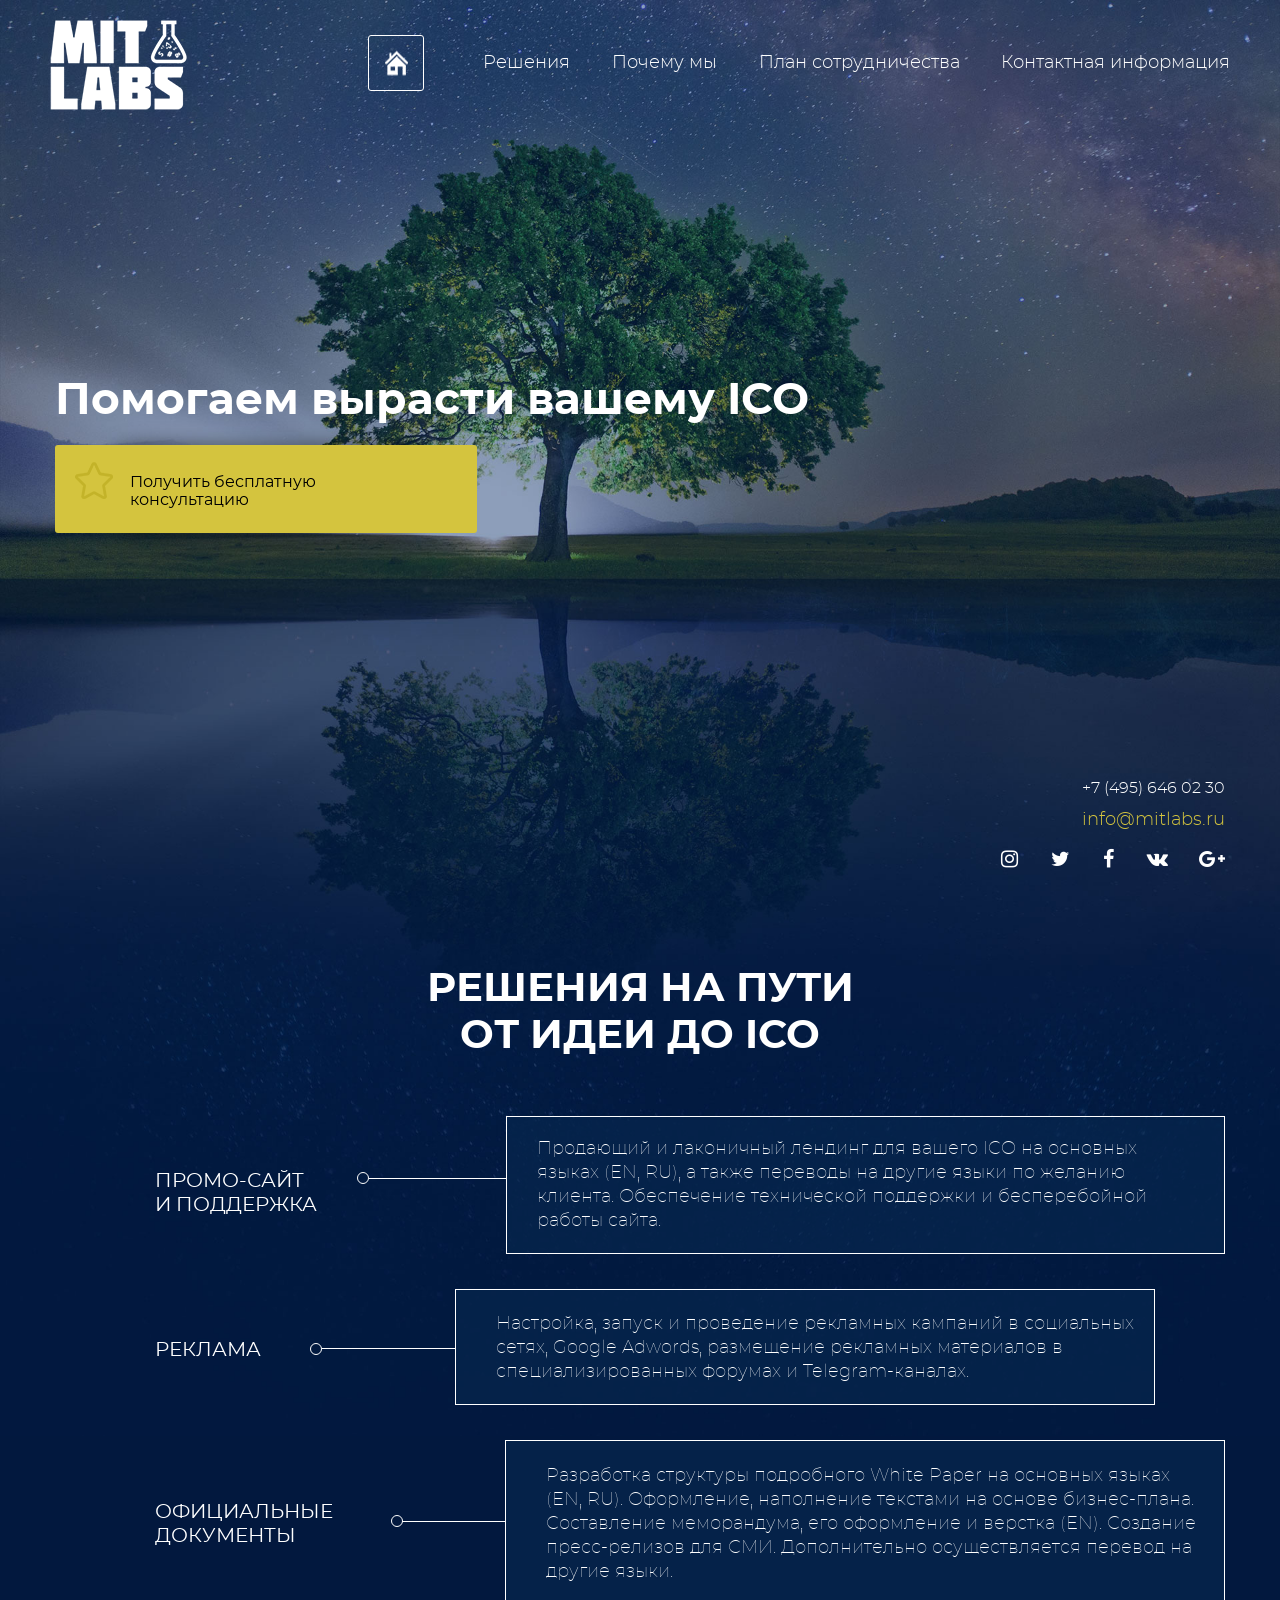
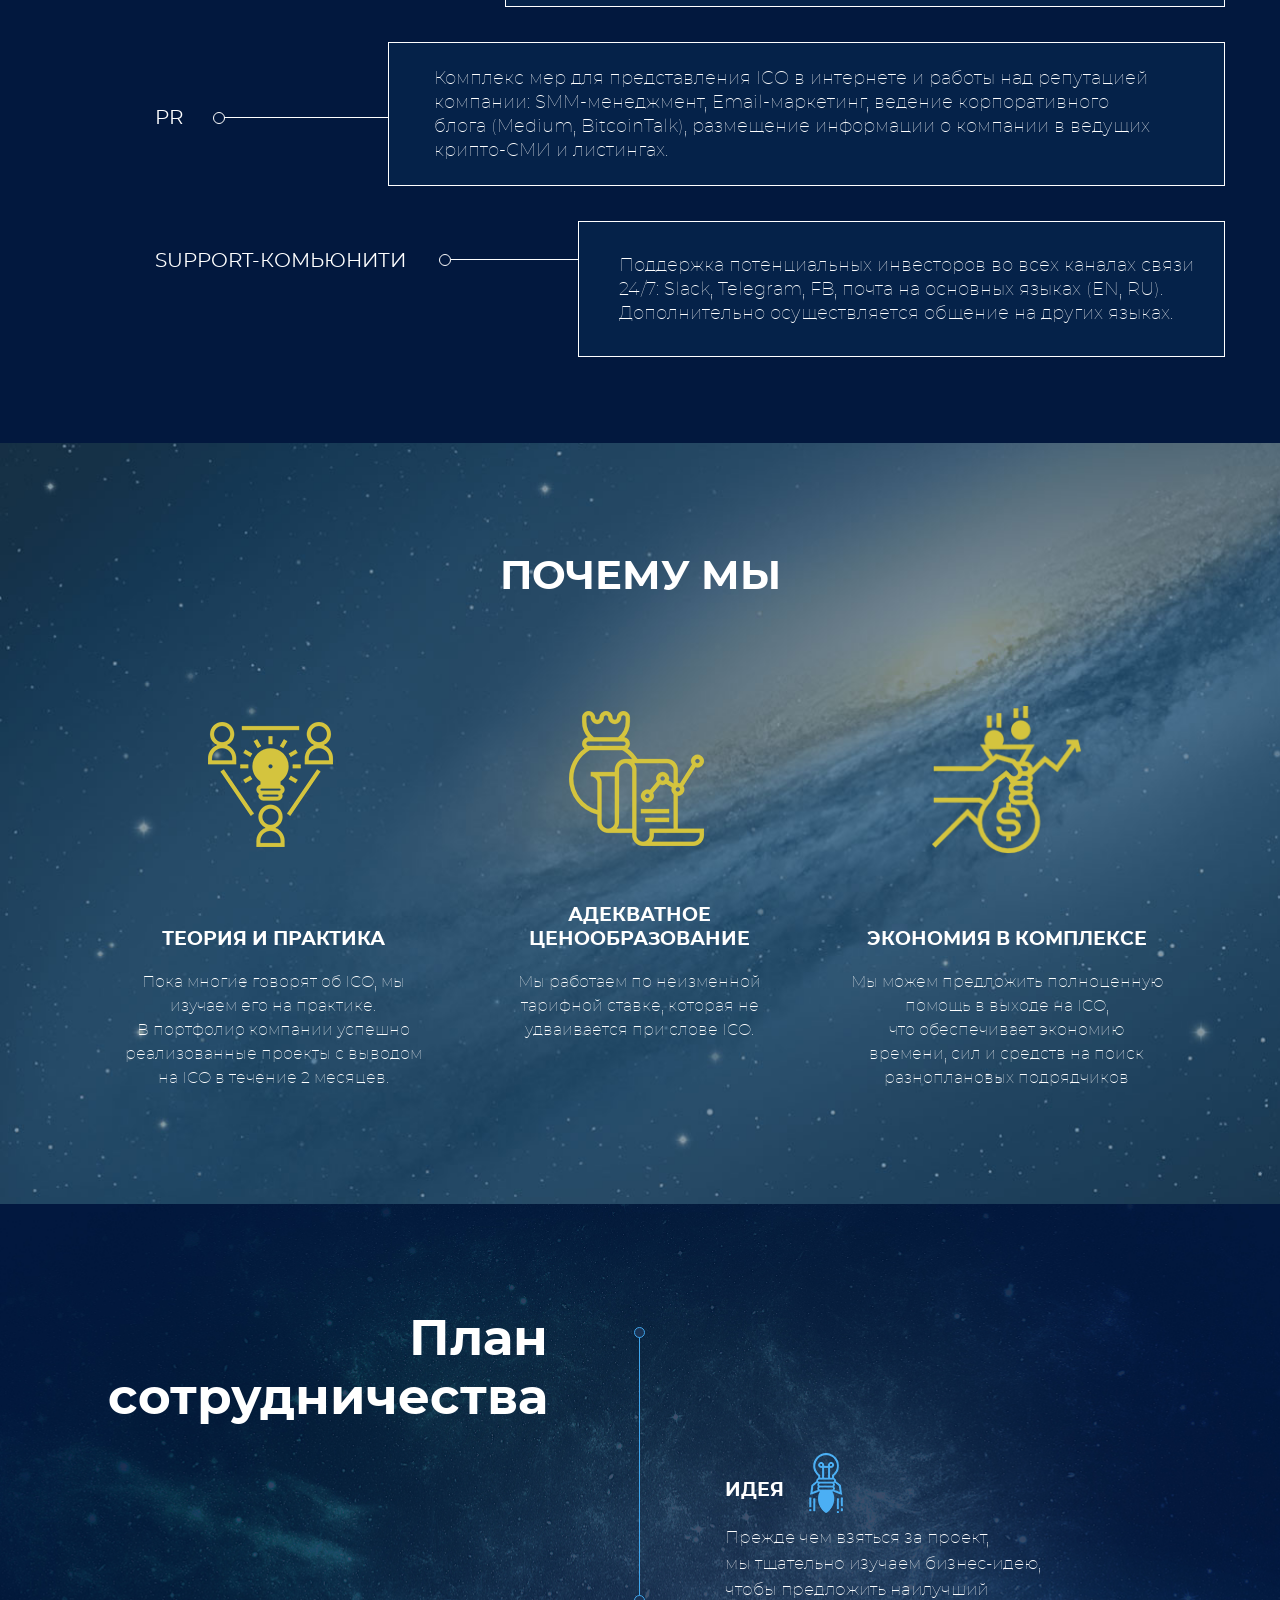
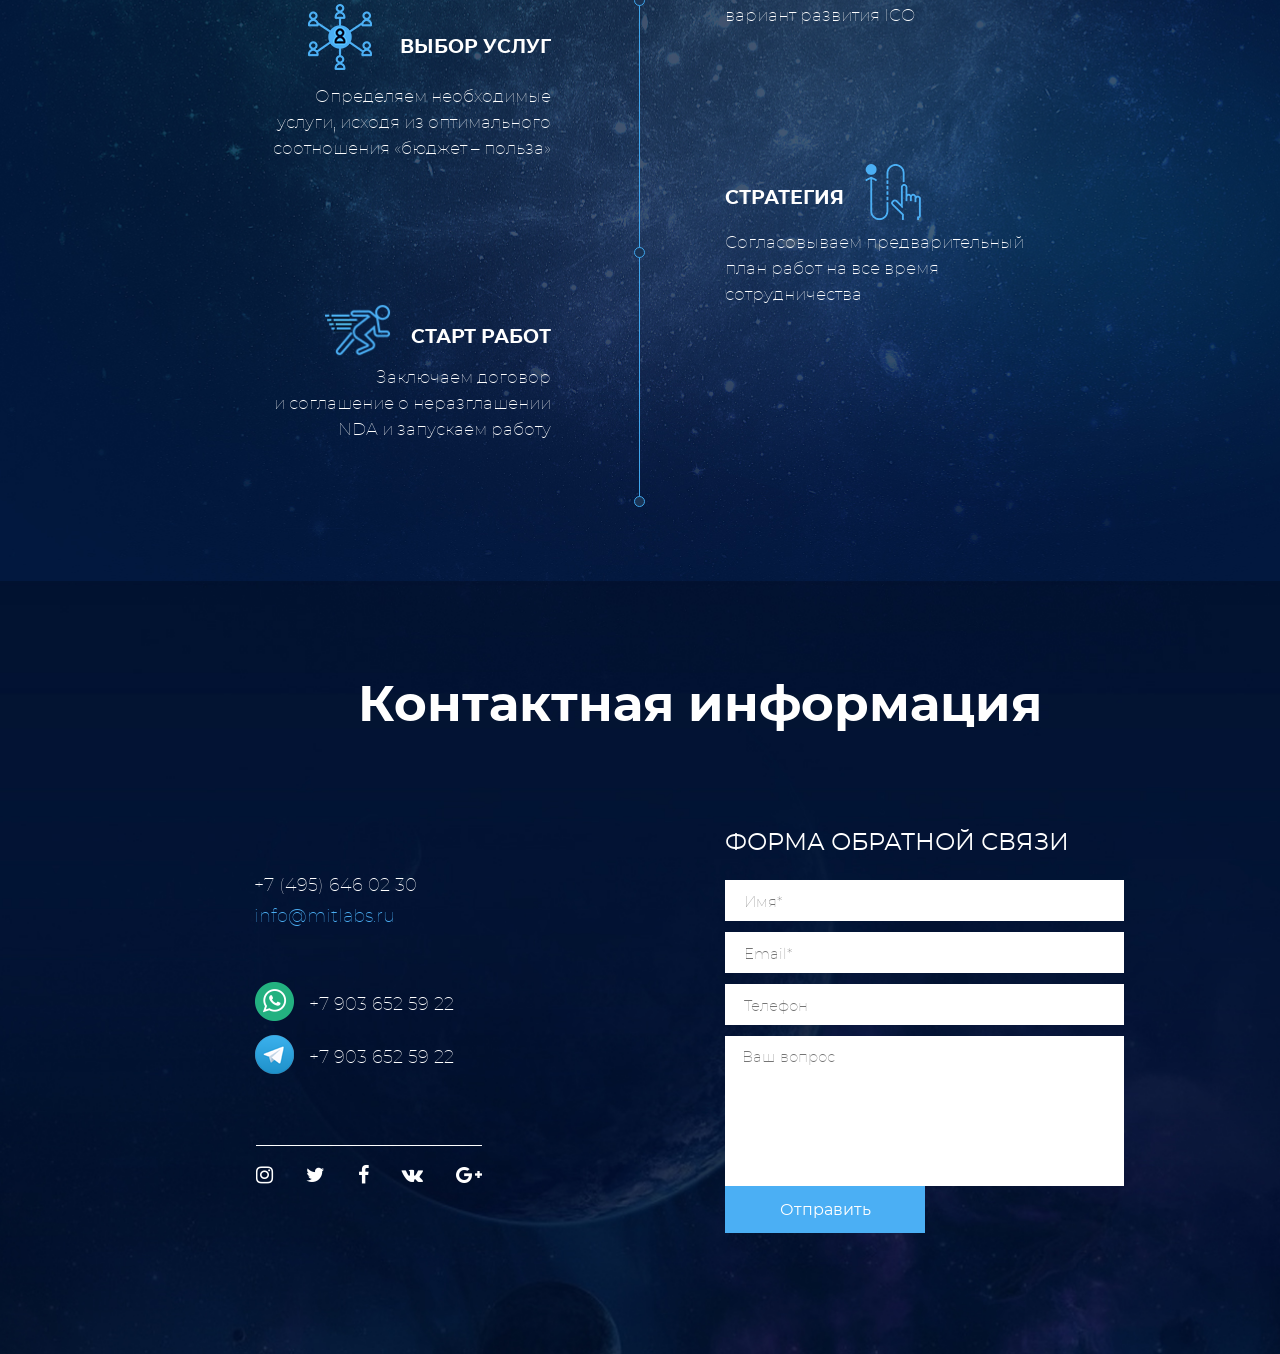
<file: mitlabs-new/app/index.html>
﻿<!DOCTYPE html>
<html>
<head>
	<meta http-equiv="Content-Type" content="text/html; charset=utf-8" />
	<meta name="viewport" content="width=device-width">
	<title>mitlabs-new</title>
	<link rel="stylesheet" href="https://maxcdn.bootstrapcdn.com/font-awesome/4.7.0/css/font-awesome.min.css" media="all" />
	<link rel="stylesheet" href="css/all.css" media="all" />

</head>
	<!-- wrapper  start -->
	<div id="wrapper">
		<header id="header">
			<div class="container">
				<strong class="logo"><a href="#"><img src="images/logo.png" alt="logo"></a></strong>
				<nav id="nav">
					<a class="toogle-menu" href="#">
						<span class="t"></span>
						<span class="c"></span>
						<span class="b"></span>
					</a>
					<div class="nav-holder">
						<div class="text-center">
							<div class="text-inner">
								<div class="text-last">
									<ul class="menu index-menu">
										<li><a href="index.html" class="home"><img src="images/home.png" alt="home"></a></li>
										<li><a href="#solutions" class="goto">Решения</a></li>
										<li><a href="#reasons" class="goto">Почему мы</a></li>
										<li><a href="#cooperation" class="goto">План сотрудничества</a></li>
										<li><a href="#footer" class="goto">Контактная информация</a></li>
									</ul>
								</div>
							</div>
						</div>
					</div>
				</nav>
			</div>
		</header>

		<div id="main">
			<div class="block-visual" style="background-image: url(images/bg-1.jpg);" >
				<span class="blink"></span>
				<span class="blink blink2"></span>
				<span class="blink blink3"></span>
				<span class="blink blink4"></span>
				<span class="blink blink5"></span>
				<span class="blink blink6"></span>
				<span class="blink blink7"></span>
				<span class="blink blink8"></span>
				<span class="blink blink9"></span>
				<span class="blink blink10"></span>
				<span class="blink blink11"></span>
				<span class="blink blink12"></span>
				<span class="blink blink13"></span>
				<span class="blink blink14"></span>
				<span class="blink blink15"></span>
				<span class="blink blink16"></span>
				<span class="blink blink17"></span>
				<span class="blink blink18"></span>
				<span class="blink blink19"></span>
				<span class="blink blink20"></span>
				<span class="blink blink21"></span>
				<span class="blink blink22"></span>
				<span class="blink blink23"></span>
				<span class="blink blink24"></span>
				<span class="blink blink25"></span>
				<span class="blink blink26"></span>
				<span class="blink blink27"></span>
				<span class="blink blink28"></span>
				<span class="blink blink29"></span>
				<span class="blink blink30"></span>
				<span class="blink blink31"></span>
				<span class="blink blink32"></span>
				<span class="blink blink33"></span>
				<span class="blink blink34"></span>
				<span class="blink blink35"></span>
				<span class="blink blink36"></span>
				<span class="blink blink37"></span>
				<span class="blink blink38"></span>
				<span class="blink blink39"></span>
				<span class="blink blink40"></span>
				<span class="blink blink41"></span>
				<span class="blink blink42"></span>
				<span class="blink blink43"></span>
				<span class="blink blink44"></span>
				<span class="blink blink45"></span>
				<span class="blink blink46"></span>
				<span class="blink blink47"></span>
				<span class="blink blink48"></span>
				<span class="blink blink49"></span>
				<span class="blink blink50"></span>
				<span class="blink blink51"></span>
				<span class="blink blink52"></span>
				<span class="blink blink53"></span>
				<span class="blink blink54"></span>
				<span class="blink blink55"></span>
				<span class="blink blink56"></span>
				<span class="blink blink57"></span>
				<span class="blink blink58"></span>
				<span class="blink blink59"></span>
				<span class="blink blink60"></span>
				<span class="blink blink61"></span>
				<span class="blink blink62"></span>
				<span class="blink blink63"></span>
				<span class="blink blink64"></span>
				<span class="blink blink65"></span>
				<span class="blink blink66"></span>
				<span class="blink blink67"></span>
				<span class="blink blink68"></span>
				<span class="blink blink69"></span>
				<span class="blink blink70"></span>
				<span class="blink blink71"></span>
				<span class="blink blink72"></span>
				<span class="blink blink73"></span>
				<span class="blink blink74"></span>
				<span class="blink blink75"></span>
				<span class="blink blink76"></span>
				<span class="blink blink77"></span>
				<span class="blink blink78"></span>
				<span class="blink blink79"></span>
				<span class="blink blink80"></span>
				<span class="blink blink81"></span>
				<span class="blink blink82"></span>
				<span class="blink blink83"></span>
				<span class="blink blink84"></span>
				<span class="blink blink85"></span>
				<span class="blink blink86"></span>
				<span class="blink blink87"></span>
				<span class="blink blink88"></span>
				<span class="blink blink89"></span>
				<span class="blink blink90"></span>
				<span class="blink blink91"></span>
				<span class="blink blink92"></span>
				<span class="blink blink93"></span>
				<span class="blink blink94"></span>
				<span class="blink blink95"></span>
				<span class="blink blink96"></span>
				<span class="blink blink97"></span>
				<span class="blink blink98"></span>
				<span class="blink blink99"></span>
				<span class="blink blink100"></span>
				<div class="container">
					<div class="block-center">
						<div class="text-inner">
						    <div class="text-last">
						    	<h1>Помогаем вырасти вашему ICO</h1>
						    	<div class="block-yellow">
									<div class="box-holder">
										<input type="checkbox" id="open-drop" name="radio01"/>
										<label for="open-drop" class="open-label box-yellow"><span class="btn-yellow">Получить бесплатную консультацию</span></label>
										<div class="hide-box">
											<form action="#">
												<input type="text" placeholder="Cсылка на вашу группу или сайт"/>
												<input type="email" placeholder="E-mail">
												<button class="btn-blue" type="submit">Отправить</button>
											</form>
										</div>
									</div>
						    	</div>
						    	<div class="block-info">
						    		<ul class="box-info">
						    			<li><a href="tel:74956460230" class="tel">+7 (495) 646 02 30</a></li>
						    			<li><a href="mailto:info@mitlabs.ru" class="email">info@mitlabs.ru</a></li>		
						    		</ul>
						    	</div>
						    	<div class="block-social">
						    		<ul class="list-social">
						    			<li><a href="#"><i class="fa fa-instagram" aria-hidden="true"></i></a></li>
						    			<li><a href="#"><i class="fa fa-twitter" aria-hidden="true"></i></a></li>
						    			<li><a href="#"><i class="fa fa-facebook" aria-hidden="true"></i></a></li>
						    			<li><a href="#"><i class="fa fa-vk" aria-hidden="true"></i></a></li>
						    			<li><a href="#"><i class="fa fa-google-plus" aria-hidden="true"></i></a></li>
						    		</ul>
						    	</div>
						    </div>
						</div>
					</div>
					<div class="block-solutions" id="solutions">
						<h2>Решения на пути<br>от идеи до ICO</h2>
						<div class="hold-solutions">
							<dl class="solutions-list">
							 	<dt class="title-solutions">Промо-сайт и поддержка</dt>
							   	<dd class="text-solutions">
							   		<div class="box-solutions">Продающий и лаконичный лендинг для вашего ICO на основных языках (EN, RU), а также переводы на другие языки по желанию клиента. Обеспечение технической поддержки и бесперебойной работы сайта.</div>
							   	</dd>
							</dl>
							<dl class="solutions-list">
							 	<dt class="title-solutions">Реклама</dt>
							   	<dd class="text-solutions">
							   		<div class="box-solutions">Настройка, запуск и проведение рекламных кампаний в социальных сетях, Google Adwords, размещение рекламных материалов в специализированных форумах и Telegram-каналах.</div>
							   	</dd>
							</dl>
							<dl class="solutions-list">
							 	<dt class="title-solutions">Официальные документы</dt>
							   	<dd class="text-solutions">
							   		<div class="box-solutions">Разработка структуры подробного White Paper на основных языках (EN, RU). Оформление, наполнение текстами на основе бизнес-плана. Составление меморандума, его оформление и верстка (EN). Создание пресс-релизов для СМИ. Дополнительно осуществляется перевод на другие языки.</div>
							   	</dd>
							</dl>
							<dl class="solutions-list">
							 	<dt class="title-solutions">PR</dt>
							   	<dd class="text-solutions">
							   		<div class="box-solutions">Комплекс мер для представления ICO в интернете и работы над репутацией компании: SMM-менеджмент, Email-маркетинг, ведение корпоративного блога (Medium, BitcoinTalk), размещение информации о компании в ведущих крипто-СМИ и листингах.</div>
							   	</dd>
							</dl>
							<dl class="solutions-list">
							 	<dt class="title-solutions">Support-комьюнити</dt>
							   	<dd class="text-solutions">
							   		<div class="box-solutions">Поддержка потенциальных инвесторов во всех каналах связи 24/7: Slack, Telegram, FB, почта на основных языках (EN, RU). Дополнительно осуществляется общение на других языках.</div>
							   	</dd>
							</dl>
						</div>	
					</div>
				</div>
			</div>
			<div class="block-reasons" style="background-image: url(images/reasons-bg.jpg);" id="reasons">
				<div class="container">
					<h2>Почему мы</h2>
					<ul class="reasons-list">
						<li>
							<span class="hold-img">                         
								<img src="images/reason-img01.png" alt="image">          
							</span> 
							<strong class="reason-title">
								<span>Теория и практика</span>
							</strong>
							<span class="list-text">
								Пока многие говорят об ICO, мы изучаем его на практике.<br>В портфолио компании успешно реализованные проекты с выводом на ICO в течение 2 месяцев.
							</span>
						</li>
						<li>
							<span class="hold-img">                         
								<img src="images/reason-img02.png" alt="image">          
							</span> 
							<strong class="reason-title">
								<span>Адекватное ценообразование</span>
							</strong>
							<span class="list-text">
								Мы работаем по неизменной тарифной ставке, которая не удваивается при слове ICO.
							</span>
						</li>
						<li>
							<span class="hold-img">                         
								<img src="images/reason-img03.png" alt="image">          
							</span> 
							<strong class="reason-title">
								<span>Экономия в комплексе</span>
							</strong>
							<span class="list-text">
								Мы можем предложить полноценную помощь в выходе на ICO,<br>что обеспечивает экономию времени, сил и средств на поиск разноплановых подрядчиков
							</span>
						</li>
					</ul>
				</div>
			</div>
			<div class="cooperation-holder" style="background-image: url(images/cooperation-bg.jpg);" id="cooperation">
				<div class="container">
					<div class="head-hold">
						<h3>План <br> сотрудничества</h3>
					</div>
					<div class="plan-hold">
						<div class="block">
							<div class="box">
								<strong class="heading">
									<span class="heading-title">
										<span class="hold-img">
											<img src="images/plan-1.png" alt="image">
										</span>
										Идея
									</span>
									
								</strong>
								<p>
									Прежде чем взяться за проект,<br> мы тщательно изучаем бизнес-идею,<br> чтобы предложить наилучший<br> вариант развития ICO
								</p>
							</div>
						</div>
						<div class="block">
							<div class="box">
								<strong class="heading">
									<span class="heading-title">
										<span class="hold-img">
											<img src="images/plan-2.png" alt="image">
										</span>
										Выбор услуг
									</span>
								</strong>
								<p>
									Определяем необходимые<br> услуги, исходя из оптимального<br> соотношения «бюджет – польза»
								</p>
							</div>
						</div>
						<div class="block">
							<div class="box">
								<strong class="heading">
									<span class="heading-title">
									<span class="hold-img">
										<img src="images/plan-3.png" alt="image">
									</span>
									Стратегия
									</span>
								</strong>
								<p>
									Согласовываем предварительный<br> план работ на все время<br> сотрудничества
								</p>
							</div>
						</div>
						<div class="block">
							<div class="box">
								<strong class="heading">
									<span class="heading-title">

										<span class="hold-img">
											<img src="images/plan-4.png" alt="image">
										</span>
										Старт работ
									</span>
								</strong>
								<p>
									Заключаем договор<br> и соглашение о неразглашении<br> NDA и запускаем работу
								</p>
							</div>
						</div>
					</div>
				</div>
			</div>
		</div>	
	</div>
	<footer id="footer">
		<div class="footer-visual" style="background-image: url(images/footer-bg.jpg);">
			<div class="container">
				<div class="contact-holder">
					<h3>Контактная информация</h3>
					<div class="box">
						<ul class="box-info">
							<li><a href="tel:74956460230" class="tel">+7 (495) 646 02 30</a></li>
							<li><a href="mailto:info@mitlabs.ru" class="email">info@mitlabs.ru</a></li>		
						</ul>
						<div class="list-hold">
							<ul class="inf-list">
								<li>
									<a href="tel:79036525922">
										<span class="whatsapp">
											<img src="images/whatsapp-icon.png" alt="image">
										</span>
										<span class="number">+7 903 652 59 22</span>
									</a>
								</li>
								<li>
									<a href="tel:79036525922">
										<span  class="telegram">
											<img src="images/telegram-icon.png" alt="image">
										</span>
										<span class="number">+7 903 652 59 22</span>
									</a>
								</li>
							</ul>
						</div>
						<div class="block-social">
							<ul class="list-social">
								<li><a href="#"><i class="fa fa-instagram" aria-hidden="true"></i></a></li>
								<li><a href="#"><i class="fa fa-twitter" aria-hidden="true"></i></a></li>
								<li><a href="#"><i class="fa fa-facebook" aria-hidden="true"></i></a></li>
								<li><a href="#"><i class="fa fa-vk" aria-hidden="true"></i></a></li>
								<li><a href="#"><i class="fa fa-google-plus" aria-hidden="true"></i></a></li>
							</ul>
						</div>
					</div>
					<div class="box">
						<span class="caption"> Форма обратной связи</span>
						<div id="foot-form">
							<form action="#"> 
								<div class="field-hold">
									<input type="text" placeholder="Имя*" data-required="empty">
									<div class="tooltip">Введите имя</div>
								</div>
								<div class="field-hold">
									<input type="text" placeholder="Email*" data-required="empty">
									<div class="tooltip">Введите адрес электронной почты</div>
								</div>
								<div class="field-hold">
									<input type="text" placeholder="Телефон">
								</div>
								<div class="field-hold">
									<textarea rows="10" class="ask-box"  placeholder="Ваш вопрос"></textarea>
								</div>
								<div class="field-btn">
									<button type="submit" class="button" >Отправить</button>
								</div>
							</form>
						</div>	
					</div>
				</div>
			</div>
		</div>
	</footer>

	<script src="js/jquery.main.js"></script>

</body>
</html>
</file>
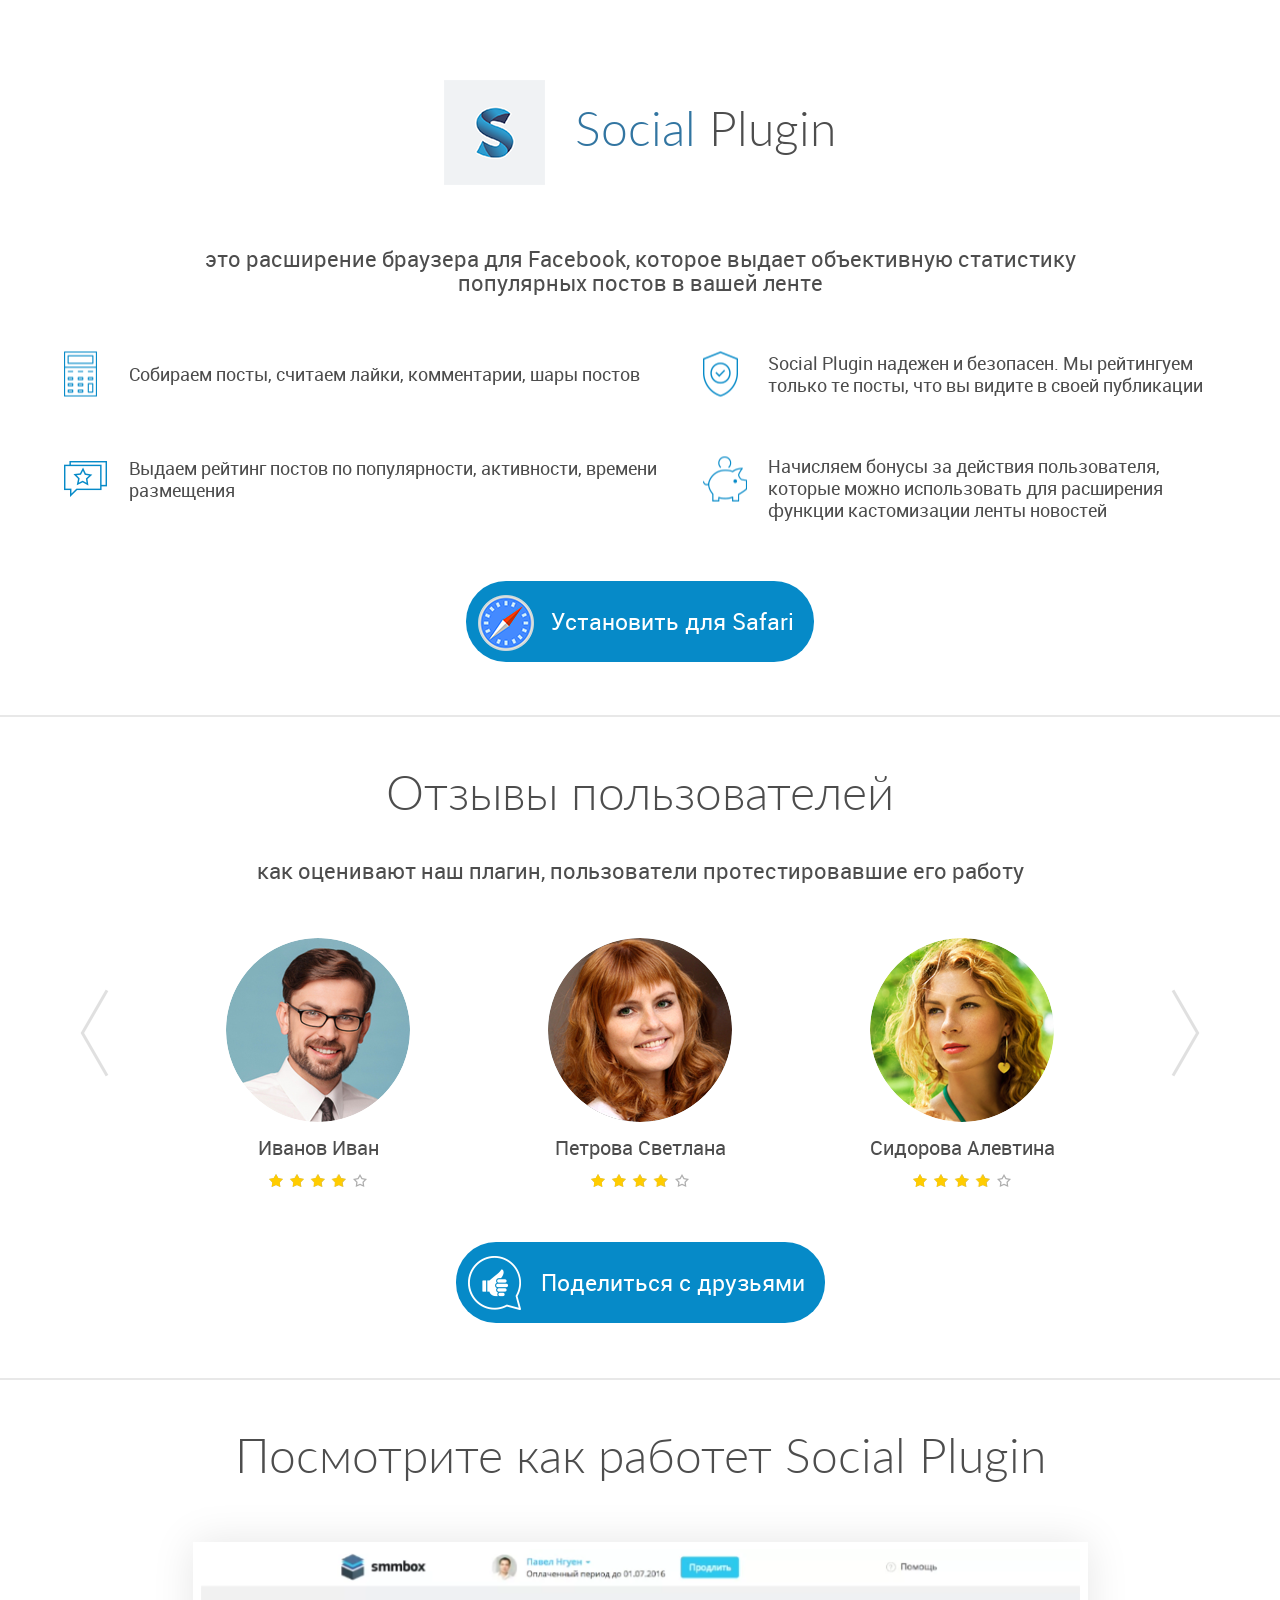
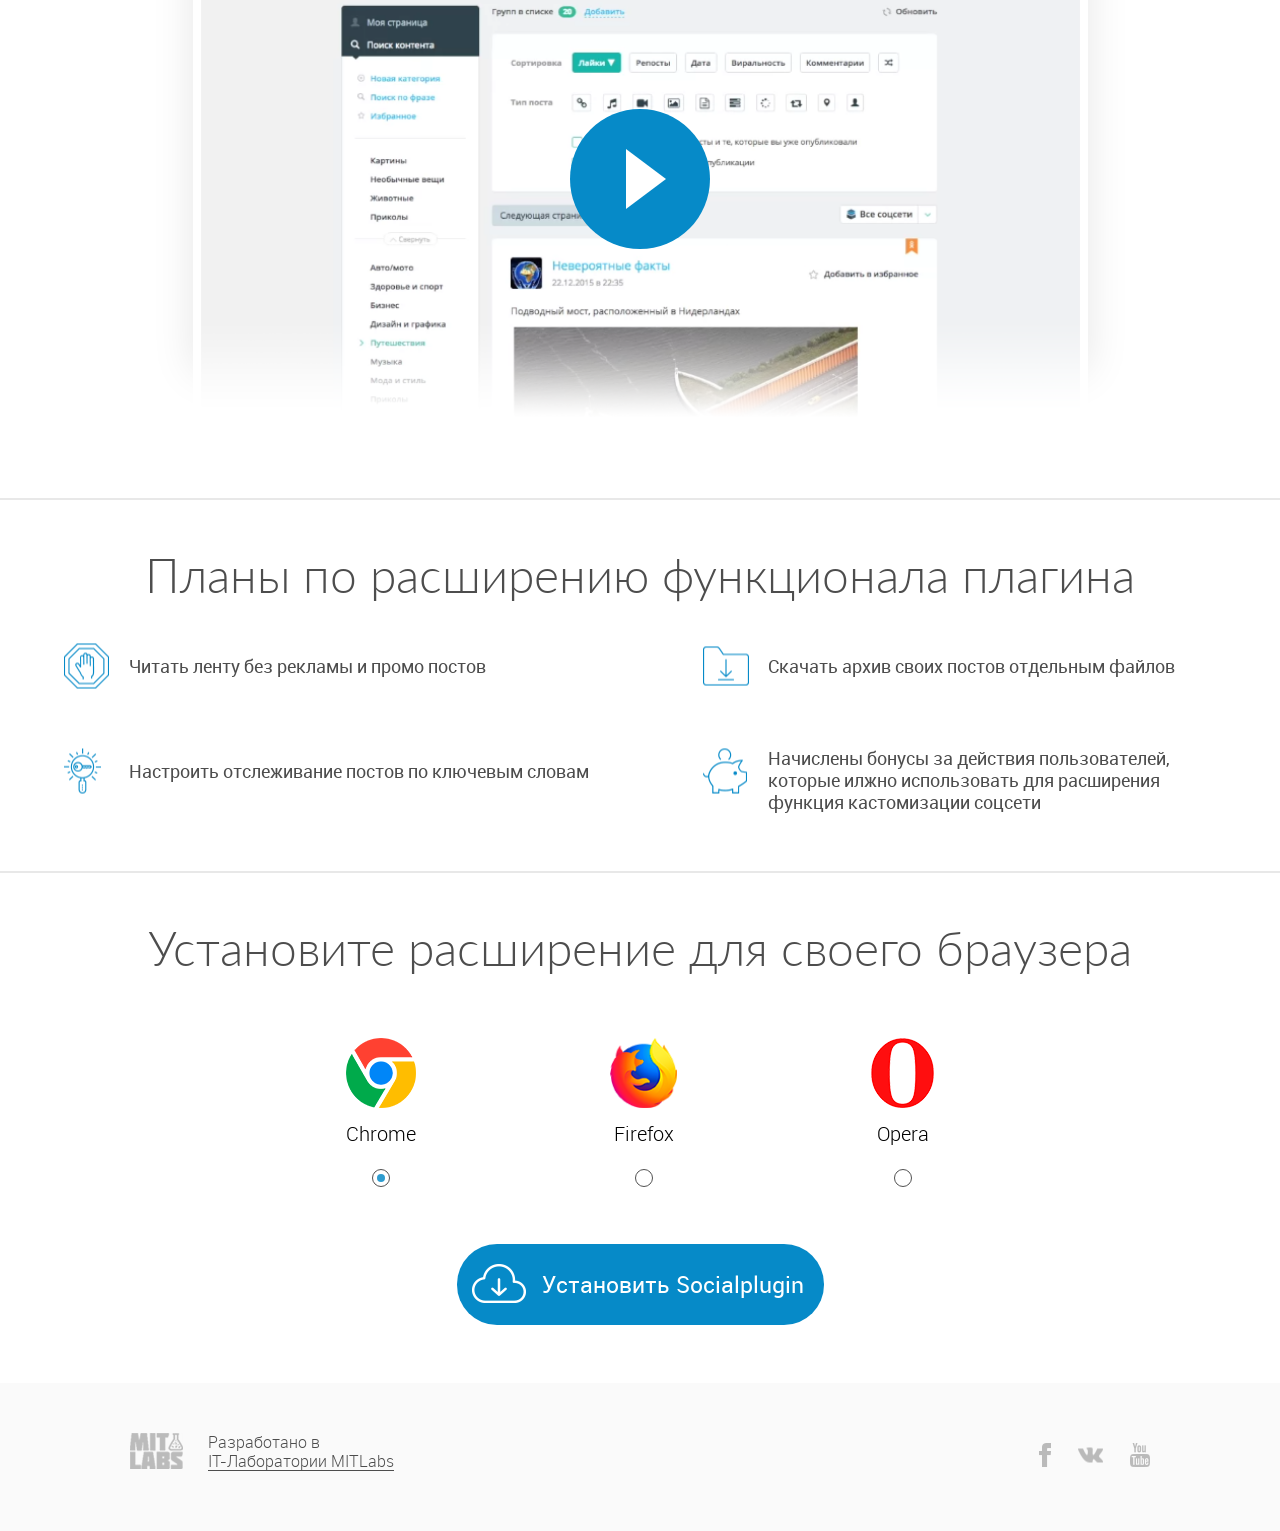
<file: social-plugin/app/index.html>
﻿<!DOCTYPE html>
<html>
<head>
	<meta http-equiv="Content-Type" content="text/html; charset=utf-8"/>
	<meta name="viewport" content="width=device-width" />
	<meta name="format-detection" content="telephone=no">
	<title>social_plugin</title>
	<link rel="stylesheet" href="css/all.css"/>
</head>
<body>
	<!-- wrapper  start -->
	<div id="wrapper">
		<!-- header  start -->
		<header id="header">
			<div class="container">
				<strong class="logo">
					<a href="#">
						<span class="hold-logo">
							<img src="images/logo-new.png" alt="logo">
						</span>	
						<span class="logo-title">
							<span class="blue">Social </span>Plugin
						</span>
					</a>
				</strong>
			</div>	
		</header>
		<!-- header  end -->
		<!-- main  start -->
		<div id="main">
			<div class="block-description">
				<div class="container">
					<span class="sub-title">это расширение браузера для Facebook, которое выдает объективную статистику популярных постов в вашей ленте</span>
					<ul class="list-description">
						<li>
							<span class="item">
								<span class="hold-img">
									<img src="images/description1.png" alt="image">
								</span>
								<span class="hold-text">Собираем посты,  считаем лайки, комментарии, шары постов</span>
							</span>	
						</li>
						<li>
							<span class="item">
								<span class="hold-img">
									<img src="images/description2.png" alt="image">
								</span>
								<span class="hold-text">Social Plugin надежен и безопасен. Мы рейтингуем только те посты, что вы видите в своей публикации</span>
							</span>	
						</li>
						<li>
							<span class="item">
								<span class="hold-img">
									<img src="images/description3.png" alt="image">
								</span>
								<span class="hold-text">Выдаем рейтинг постов по популярности, активности, времени размещения</span>
							</span>	
						</li>
						<li>
							<span class="item">
								<span class="hold-img">
									<img src="images/description4.png" alt="image">
								</span>
								<span class="hold-text">Начисляем бонусы за действия пользователя, которые можно использовать для расширения функции кастомизации ленты новостей</span>
							</span>	
						</li>
					</ul>
					<div class="hold-btn">
						<a href="" class="btn-blue">Установить для Safari</a>
					</div>
				</div>
			</div>
			<div class="block-reviews">
				<div class="container">
					<span class="title">Отзывы пользователей</span>
					<span class="sub-title">как оценивают наш плагин, пользователи протестировавшие его работу</span>
					<div class="reviews">
						<div class="hold">
							<ul class="reviews-list">
								<li>
									<span class="hold-img">
										<img src="images/reviews1.png" alt="image" />
									</span>
									<span class="reviews-title">Иванов Иван</span>
									<div class="star">
										<div class="bg-star" style="width:80%"></div>
									</div>
								</li>
								<li>
									<span class="hold-img">
										<img src="images/reviews2.png" alt="image" />
									</span>
									<span class="reviews-title">Петрова Светлана</span>
									<div class="star">
										<div class="bg-star" style="width:80%"></div>
									</div>
								</li>
								<li>
									<span class="hold-img">
										<img src="images/reviews3.png" alt="image" />
									</span>
									<span class="reviews-title">Сидорова Алевтина</span>
									<div class="star">
										<div class="bg-star" style="width:80%"></div>
									</div>
								</li>
								<li>
									<span class="hold-img">
										<img src="images/reviews1.png" alt="image" />
									</span>
									<span class="reviews-title">Иванов Иван</span>
									<div class="star">
										<div class="bg-star" style="width:80%"></div>
									</div>
								</li>
								<li>
									<span class="hold-img">
										<img src="images/reviews2.png" alt="image" />
									</span>
									<span class="reviews-title">Петрова Светлана</span>
									<div class="star">
										<div class="bg-star" style="width:80%"></div>
									</div>
								</li>
								<li>
									<span class="hold-img">
										<img src="images/reviews3.png" alt="image" />
									</span>
									<span class="reviews-title">Сидорова Алевтина</span>
									<div class="star">
										<div class="bg-star" style="width:80%"></div>
									</div>
								</li>
							</ul>
						</div>
						<span class="prev"><img src="images/arrow-left.png" alt="image"></span>
						<span class="next"><img src="images/arrow-right.png" alt="image"></span>
					</div>
					<div class="hold-btn">
						<a href="#" class="btn-blue">Поделиться с друзьями</a>
					</div>
				</div>
			</div>
			<div class="block-video">
				<div class="container">
					<span class="title">Посмотрите как работет Social Plugin</span>
					<div class="hold-video">
						<span class="btn-play"></span>
						<img src="images/video-img.png" alt="image">
					</div>
				</div>
			</div>
			<div class="block-plans">
				<div class="container">
					<span class="title">Планы по расширению функционала плагина</span>
					<ul class="list-description">
						<li>
							<span class="item">
								<span class="hold-img">
									<img src="images/description5.png" alt="image">
								</span>
								<span class="hold-text">Читать ленту без рекламы и промо постов</span>
							</span>	
						</li>
						<li>
							<span class="item">
								<span class="hold-img">
									<img src="images/description6.png" alt="image">
								</span>
								<span class="hold-text">Скачать архив своих постов отдельным файлов</span>
							</span>	
						</li>
						<li>
							<span class="item">
								<span class="hold-img">
									<img src="images/description7.png" alt="image">
								</span>
								<span class="hold-text">Настроить отслеживание постов по ключевым словам</span>
							</span>	
						</li>
						<li>
							<span class="item">
								<span class="hold-img">
									<img src="images/description4.png" alt="image">
								</span>
								<span class="hold-text">Начислены бонусы за действия пользователей, которые илжно использовать для расширения функция кастомизации соцсети</span>
							</span>	
						</li>
					</ul>
				</div>
			</div>
			<div class="block-browser">
				<div class="container">
					<span class="title">Установите расширение для своего браузера</span>
					<ul class="list-browser">
						<li>
							<span class="hold-img"><img src="images/icon01.png" alt="image"></span>
							<span class="title-browser">Chrome</span>
							<div class="box-radio">
								<input id="radio" type="radio" name="checked" checked>
								<label for="radio"></label>
							</div>
						</li>
						<li>
							<span class="hold-img"><img src="images/icon02.png" alt="image"></span>
							<span class="title-browser">Firefox</span>
							<div class="box-radio">
								<input id="radio2" type="radio" name="checked">
								<label for="radio2"></label>
							</div>
						</li>
						<li>
							<span class="hold-img"><img src="images/icon03.png" alt="image"></span>
							<span class="title-browser">Opera</span>
							<div class="box-radio">
								<input id="radio3" type="radio" name="checked">
								<label for="radio3"></label>
							</div>
						</li>
					</ul>
					<div class="hold-btn">
						<a href="#" class="btn-blue">Установить Socialplugin</a>
					</div>
				</div>
			</div>
		</div>
		<!-- main  end -->
	</div>
	<!-- wrapper  end -->
	<!-- footer  start -->
	<footer id="footer">
		<div class="container">
			<div class="box-logo">
				<strong class="logo"><a href="#"><img src="images/logo2.png" alt="image"></a></strong>
				<span class="logo-text">Разработано в<a href="" class="sub-text">IT-Лаборатории MITLabs</a></span>
			</div>
			<ul class="list-footer">
				<li><a href="#" class="hold-img"><img src="images/foter-icon1.png" alt="image"></a></li>
				<li><a href="#" class="hold-img"><img src="images/foter-icon2.png" alt="image"></a></li>
				<li><a href="#" class="hold-img"><img src="images/foter-icon3.png" alt="image"></a></li>
			</ul>
		</div>
	</footer>
	<!-- footer  end -->

	<script src="js/jquery.main.js"></script>

</body>
</html>
</file>
<file: plae/css/all.css>
@font-face {
    font-family: 'yantramanavthin';
    src: url('../fonts/yantramanav-thin-webfont.eot');
    src: url('../fonts/yantramanav-thin-webfont.eot?#iefix') format('embedded-opentype'),
         url('../fonts/yantramanav-thin-webfont.woff2') format('woff2'),
         url('../fonts/yantramanav-thin-webfont.woff') format('woff'),
         url('../fonts/yantramanav-thin-webfont.ttf') format('truetype'),
         url('../fonts/yantramanav-thin-webfont.svg#yantramanavthin') format('svg');
    font-weight: normal;
    font-style: normal;
}

@font-face {
    font-family: 'yantramanavlight';
    src: url('../fonts/yantramanav-light-webfont.eot');
    src: url('../fonts/yantramanav-light-webfont.eot?#iefix') format('embedded-opentype'),
         url('../fonts/yantramanav-light-webfont.woff2') format('woff2'),
         url('../fonts/yantramanav-light-webfont.woff') format('woff'),
         url('../fonts/yantramanav-light-webfont.ttf') format('truetype'),
         url('../fonts/yantramanav-light-webfont.svg#yantramanavlight') format('svg');
    font-weight: normal;
    font-style: normal;
}

@font-face {
    font-family: 'yantramanav_regular';
    src: url('../fonts/yantramanav-regular-webfont.eot');
    src: url('../fonts/yantramanav-regular-webfont.eot?#iefix') format('embedded-opentype'),
         url('../fonts/yantramanav-regular-webfont.woff2') format('woff2'),
         url('../fonts/yantramanav-regular-webfont.woff') format('woff'),
         url('../fonts/yantramanav-regular-webfont.ttf') format('truetype'),
         url('../fonts/yantramanav-regular-webfont.svg#yantramanav_regularregular') format('svg');
    font-weight: normal;
    font-style: normal;
}

@font-face {
    font-family: 'nunitolight';
    src: url('../fonts/nunito.light-webfont.eot');
    src: url('../fonts/nunito.light-webfont.eot?#iefix') format('embedded-opentype'),
         url('../fonts/nunito.light-webfont.woff2') format('woff2'),
         url('../fonts/nunito.light-webfont.woff') format('woff'),
         url('../fonts/nunito.light-webfont.ttf') format('truetype'),
         url('../fonts/nunito.light-webfont.svg#nunitolight') format('svg');
    font-weight: normal;
    font-style: normal;
}

@font-face {
    font-family: 'nunitoregular';
    src: url('../fonts/nunito-regular-webfont.eot');
    src: url('../fonts/nunito-regular-webfont.eot?#iefix') format('embedded-opentype'),
         url('../fonts/nunito-regular-webfont.woff2') format('woff2'),
         url('../fonts/nunito-regular-webfont.woff') format('woff'),
         url('../fonts/nunito-regular-webfont.ttf') format('truetype'),
         url('../fonts/nunito-regular-webfont.svg#nunitoregular') format('svg');
    font-weight: normal;
    font-style: normal;

}

html,body {
	margin: 0;
}
body {
	margin: 0;
	color: #000;
	min-width: 320px;
	font: 15px/22px 'yantramanavthin', arial, helvetica, sans-serif;
	-webkit-text-size-adjust: 100%; 
}
/* General reset */
form, fieldset {
	margin: 0;
	padding: 0;
	border-style: none;
}
img {
	border-style: none;
	vertical-align:top;
}
ul li{vertical-align:top;}
input, select, textarea {
	vertical-align: middle;
	font: 18px/20px 'yantramanavlight', arial, helvetica, sans-serif;
	color: #8c8c8c;
	-webkit-appearance: none;
}
a {
	color: #f00;
	text-decoration: underline;
}
a:hover {text-decoration: none;}

article, aside, details, figcaption, figure,
footer, header, hgroup, menu, nav, section {display:block;}
figure{margin:0;}

button::-moz-focus-inner {
	padding:0;
	border:0;
}
a:focus,
a:hover {
 outline: none;
 outline: 0;
}
input:-moz-placeholder {
	color:#8c8c8c;
	opacity:1;
}
input::-moz-placeholder {
	color:#8c8c8c;
	opacity:1;
}
input::-webkit-input-placeholder {color:#8c8c8c;}
input:-ms-input-placeholder {color:#8c8c8c;}
input:focus:-moz-placeholder {
	color:#8c8c8c;
	opacity:1;
}
input:focus::-moz-placeholder {
	color:#8c8c8c;
	opacity:1;
}
input:focus::-webkit-input-placeholder {color:#8c8c8c;}
input:focus:-ms-input-placeholder {color:#8c8c8c;}


/* wrapper */
#wrapper {
	overflow:hidden;
	position: relative;
	width: 100%;
}
.w1 {padding-bottom: 40px;}
/* header */
#header {
	overflow:hidden;
	position: absolute;
	top: 0;
    left: 0;
    right: 0;
    padding: 30px 35px 0;
    z-index: 2;
}
#header .logo {
	overflow: hidden;
	text-indent: -9999px;
	margin:0;
}
#header .logo,
#header .logo a{
	display:block;
	width: 142px;
	height: 57px;
}
#header .logo a{
	position: relative;
	z-index: 1;
	-webkit-transition: opacity .2s ease-in-out;
    -moz-transition: opacity .2s ease-in-out;
    -ms-transition: opacity .2s ease-in-out;
    -o-transition: opacity .2s ease-in-out;
    transition: opacity .2s ease-in-out;
}
#header .logo a:hover{
	opacity: 0.8;
}
#header .logo a img{
	display: block;
	width: 100%;
	height: auto;
}

/* main */
#main {
	overflow:hidden;
	width:100%;
}
.block-intro,
.block-feature{
	position: relative;
	width: 100%;
	height: 100vh;
	min-height: 800px;
	background-size: cover;
    background-position: center 0;
}
.block-intro:after{
	content: "";
	position: absolute;
    width: 100%;
    height: 100%;
    background: rgba(0,0,0,.3);
    left: 0;
    right: 0;
    top: 0;
    bottom: 0;
}
.block-intro .wrap-intro{
    display: table;
    width: 100%;
    height: 100%;
}
.wrap-intro .holder-intro{
	position: relative;
	display: table-cell;
	vertical-align: middle;
	color: #fff;
	z-index: 1;
}
.holder-intro .box-intro{
	text-align: center;
	max-width: 620px;
	padding: 0 20px;
	-webkit-box-sizing: border-box;
    -moz-box-sizing: border-box;
    box-sizing: border-box;
    margin: 0 auto;
}
.box-intro h1{
	font: 60px/60px 'nunitolight', arial, helvetica, sans-serif;
	margin: 0 0 20px;
}
.box-intro .sub-title{
	display: block;
	font: 20px/27px 'yantramanavlight', arial, helvetica, sans-serif;
	text-shadow: 1px -1px 5px #000;
	margin: 0 0 55px;	
}
.box-form{
	position: relative;
	width: 476px;
	margin: 0 auto 5px;
}
.box-form input[type="email"],
.box-form .btn-form{
	border: none;
	outline: none;
	outline: 0;
}
.box-form input[type="email"]{
	background: #fff;
	height: 47px;
	width: 100%;
	line-height: 25px;
	border-radius: 100px;
	padding: 11px 192px 11px 30px;
	-webkit-box-sizing: border-box;
    -moz-box-sizing: border-box;
    box-sizing: border-box;
}
.box-form .btn-form{
	position: absolute;
	top: 0;
	right: -2px;
	font: 20px/22px 'nunitoregular', arial, helvetica, sans-serif;
	background: #20ab50;
	color: #fff;
	height: 100%;
	padding: 13px 55px 12px 40px;
	border-left: 1px solid #96d7ad;
	border-radius: 0 100px 100px 0;
	cursor: pointer;
	-webkit-transition: opacity .2s ease-in-out;
    -moz-transition: opacity .2s ease-in-out;
    -ms-transition: opacity .2s ease-in-out;
    -o-transition: opacity .2s ease-in-out;
    transition: opacity .2s ease-in-out;
}
.box-form .btn-form:hover{
	opacity: 0.8;
}
.block-feature{
	overflow: hidden;
}
.block-feature:nth-child(odd) .feature-col{
	float: right;
}
.block-feature .feature-col,
.block-feature .feature-img{
	float: left;
	width: 50%;
	height: 100%;
	background-size: cover;
    background-position: center 0;
}
.block-feature .feature-col{
	display: table;
	padding: 20px 128px 0 112px;
	-webkit-box-sizing: border-box;
    -moz-box-sizing: border-box;
    box-sizing: border-box;
}
.block-feature h2{
	text-align: center;
	font: 30px/32px 'nunitolight', arial, helvetica, sans-serif;
	margin: 0 0 35px;
}
.feature-col .feature-box{
	font: 18px/24px 'yantramanavthin', arial, helvetica, sans-serif;
	display: table-cell;
	vertical-align: middle;
}
.feature-box p{
	margin: 0 0 23px;
}
.feature-box .feature-comment{
	position: relative;
	text-align: center;
	font: 22px/30px 'yantramanavthin', arial, helvetica, sans-serif;
	padding: 42px 45px 30px;
	-webkit-box-sizing: border-box;
    -moz-box-sizing: border-box;
    box-sizing: border-box;
	margin: 40px 0 65px;
}
.block-feature:nth-child(odd) .feature-box .feature-comment{
	margin: 75px 0 65px;
}
.feature-box .feature-comment:before,
.feature-box .feature-comment:after{
	content: "";
	position: absolute;
	height: 16px;
	width: 25px;
}
.feature-box .feature-comment:before{
	background-image: url(../images/comment-before.png);
	top: 0;
	left: 30px;
}
.feature-box .feature-comment:after{
	background-image: url(../images/comment-after.png);
	right: 20px;
	bottom: 15px;
}
.feature-box .comment-author{
	text-align: center;
	display: block;
	font: 20px/26px 'yantramanavthin', arial, helvetica, sans-serif;
	margin: 0 0 10px;
}
.block-slider{
	position: relative;
	width: 100%;
	height: 100vh;
	min-height: 800px;
	padding: 80px 0 58px;
	-webkit-box-sizing: border-box;
    -moz-box-sizing: border-box;
    box-sizing: border-box;
}
.block-slider .container{
	max-width: 1162px;
    padding: 0 20px;
    margin: 0 auto;
}
.block-slider h2,
.block-plae h2,
.block-contact h2,
.block-form h2{
	text-align: center;
	font: 30px/32px 'nunitolight', arial, helvetica, sans-serif;
	margin: 0 0 15px;
}
.block-slider .sub-title,
.block-plae .sub-title,
.block-contact .sub-title{
	text-align: center;
	display: block;
	font: 18px/22px 'yantramanavthin', arial, helvetica, sans-serif;
	margin: 0 0 5px;
}
.slider-item .slider-title{
	text-align: center;
	display: block;
	font: 24px/26px 'nunitolight', arial, helvetica, sans-serif;
	margin: 0 0 30px;
}
.block-slider .slider-item {
	position: relative;
}
.slider-item .hold-img{
	max-width: 475px;
	height: 462px;
	margin: 0 auto 5px;
}
.slider-item .hold-img img{
	display: block;
	max-width: 100%;
    max-height: 100%;
    position: relative;
    top: 50%;
    -webkit-transform: translateY(-50%);
    -moz-transform: translateY(-50%);
    -ms-transform: translateY(-50%);
    -o-transform: translateY(-50%);
    transform: translateY(-50%);
    margin: 0 auto;
}
.block-slider .pages{
	text-align: center;
	display: block;
	font: 18px/22px 'yantramanavthin', arial, helvetica, sans-serif;
	color: #000;
	letter-spacing: 2.5px;
	margin: 0 0 20px;
}

/* Slider */
.block-slider .slick-arrow{
	position: absolute;
	top: 50%;
	background: none;
	border: none;
	outline: none;
	outline: 0;
	z-index: 1;
	cursor: pointer;
}
.block-slider .slick-prev,
.block-slider .slick-next{
	-webkit-background-size: cover;
	background-size: cover;
	background-repeat: no-repeat;
	width: 38px;
	height: 38px;
	padding: 0;
	margin: -25px 0 0;
}
.block-slider .slick-prev{
	background-image: url(../images/arrow-left.png);
	left: 152px;
}
.block-slider .slick-next{
	background-image: url(../images/arrow-right.png);
	right: 152px;
}
.block-slider .slick-slider{
    position: relative;
    display: block;
    padding: 20px 0 0;
    box-sizing: border-box;
    -webkit-user-select: none;
       -moz-user-select: none;
        -ms-user-select: none;
            user-select: none;
    -webkit-touch-callout: none;
    -khtml-user-select: none;
    -ms-touch-action: pan-y;
        touch-action: pan-y;
    -webkit-tap-highlight-color: transparent;
}
.block-slider .slick-list{
    position: relative;
    display: block;
    overflow: hidden;
    margin: 0;
    padding: 0;
}
.block-slider .slick-list:focus{
    outline: none;
}
.block-slider .slick-list.dragging{
    cursor: pointer;
}
.block-slider .slick-slider .slick-track,
.block-slider .slick-slider .slick-list{
    -webkit-transform: translate3d(0, 0, 0);
       -moz-transform: translate3d(0, 0, 0);
        -ms-transform: translate3d(0, 0, 0);
         -o-transform: translate3d(0, 0, 0);
            transform: translate3d(0, 0, 0);
}
.block-slider .slick-track{
    position: relative;
    top: 0;
    left: 0;
    display: block;
    margin-left: auto;
    margin-right: auto;
}
.block-slider .slick-track:before,
.block-slider .slick-track:after{
    display: table;
    content: '';
}
.block-slider .slick-track:after{
    clear: both;
}
.block-slider .slick-loading .slick-track{
    visibility: hidden;
}
.block-slider .slick-slide{
    display: none;
    float: left;
    height: 100%;
    min-height: 1px;
}
[dir='rtl'] .slick-slide{
    float: right;
}
.block-slider .slick-slide.slick-loading img{
    display: none;
}
.block-slider .slick-slide.dragging img{
    pointer-events: none;
}
.block-slider .slick-initialized .slick-slide{
    display: block;
    outline: none;
}
.block-slider .slick-loading .slick-slide{
    visibility: hidden;
}
.block-slider .slick-vertical .slick-slide{
    display: block;
    height: auto;
    border: 1px solid transparent;
}
.block-slider .slick-arrow.slick-hidden{
    display: none;
}
/* Slider */

.block-plae{
	background: #e1e0e1;
	width: 100%;
	height: 100vh;
	min-height: 800px;
	padding: 78px 0 0;
	-webkit-box-sizing: border-box;
    -moz-box-sizing: border-box;
    box-sizing: border-box;
}
.block-plae .container{
	max-width: 1162px;
	padding: 0 20px;
	margin: 0 auto;
}
.block-plae .holder-plae{
	overflow: hidden;
}
.holder-plae .plae-img{
	float: left;
	width: 60%;
}
.holder-plae .hold-plae{
	float: right;
	padding: 20px 0 0;
	width: 20%;
}
.holder-plae .hold-plae:first-child{
	float: left;
	padding: 0;
}
.plae-img .hold-img{
	position: relative;
}
.plae-img .hold-img img{
	display: block;
	width: 100%;
	height: auto;
}
.hold-plae .box-plae{
	position: relative;
	background: #fff;
	border-radius: 12px;
	padding: 12px 18px 12px 15px;
	-webkit-box-sizing: border-box;
    -moz-box-sizing: border-box;
    box-sizing: border-box;
    margin: 0 0 10px;
}
.hold-plae .box-plae:before,
.hold-plae .box-plae:after{
	content: "";
	position: absolute;
	z-index: 1;
}
.hold-plae .box-plae:after{
	background: #fff;
	width: 15px;
	height: 15px;
	border-radius: 50%;
	-webkit-box-shadow: 0 0 0 4px rgba(255, 255, 255, 0.5);
	-moz-box-shadow: 0 0 0 4px rgba(255, 255, 255, 0.5);
	box-shadow: 0 0 0 4px rgba(255, 255, 255, 0.5);
}
.hold-plae:first-child .box-plae:nth-child(1):before{
	width: 80px;
	height: 110px;
	border-top: 1px solid #fff;
	border-right: 1px solid #fff;
	top: 45px;
	right: -80px;
}
.hold-plae:first-child .box-plae:nth-child(2):before{
	background: #fff;
	width: 90px;
	height: 1px;
	top: 115px;
	right: -90px;
}
.hold-plae:first-child .box-plae:nth-child(3):before{
	background: #fff;
	width: 100px;
	height: 1px;
	top: 54px;
	right: -100px;
}
.hold-plae:first-child .box-plae:nth-child(4):before{
	width: 230px;
	height: 55px;
	border-right: 1px solid #fff;
	border-bottom: 1px solid #fff;
	top: 12px;
	right: -230px;
}
.hold-plae.last .box-plae:nth-child(1):before{
	width: 325px;
	height: 100px;
	border-top: 1px solid #fff;
	border-left: 1px solid #fff;
	top: 36px;
	left: -325px;
}
.hold-plae.last .box-plae:nth-child(2):before{
	width: 272px;
    height: 95px;
    border-top: 1px solid #fff;
    border-left: 1px solid #fff;
    top: 50px;
    left: -272px;
}
.hold-plae.last .box-plae:nth-child(3):before{
	background: #fff;
	width: 90px;
	height: 1px;
	top: 42px;
	left: -90px;
}
.hold-plae.last .box-plae:nth-child(4):before{
	width: 180px;
	height: 50px;
	border-left: 1px solid #fff;
	border-bottom: 1px solid #fff;
	top: 15px;
	left: -180px;
}
.hold-plae.last .box-plae:nth-child(5):before{
	background: #fff;
	width: 345px;
	height: 1px;
	top: 25px;
	left: -345px;
}
.hold-plae:first-child .box-plae:nth-child(1):after{
	top: 155px;
    right: -87px;
}
.hold-plae:first-child .box-plae:nth-child(2):after{
	top: 108px;
    right: -104px;
}
.hold-plae:first-child .box-plae:nth-child(3):after{
	top: 47px;
    right: -115px;
}
.hold-plae:first-child .box-plae:nth-child(4):after{
	top: -2px;
    right: -237px;
}
.hold-plae.last .box-plae:nth-child(1):after{
	top: 135px;
    left: -332px;
}
.hold-plae.last .box-plae:nth-child(2):after{
	top: 145px;
    left: -279px;
}
.hold-plae.last .box-plae:nth-child(3):after{
	top: 35px;
    left: -105px;
}
.hold-plae.last .box-plae:nth-child(4):after{
	top: 0px;
    left: -187px;
}
.hold-plae.last .box-plae:nth-child(5):after{
	top: 17px;
    left: -362px;
}
.box-plae .title-plae{
	display: block;
	font: 16px/22px 'yantramanav_regular', arial, helvetica, sans-serif;
}
.box-plae p{
	margin: 0 0 0;
}
.block-contact{
	padding: 90px 0 45px;
}
.block-contact .container{
	max-width: 1058px;
	padding: 0 20px;
	margin: 0 auto;
}
.block-contact h3{
	text-align: center;
	font: 24px/32px 'nunitolight', arial, helvetica, sans-serif;
	margin: 0 0 15px;
}
.block-contact .wrapper-contact{
	padding: 70px 0 30px;
}
.block-contact .holder-contact{
	overflow: hidden;
	font-size: 0;
	line-height: 0;
}
.holder-contact .box-contact{
	text-align: left;
	font: 15px/22px 'yantramanavthin', arial, helvetica, sans-serif;
	display: inline-block;
	vertical-align: top;
	width: 20%;
	padding: 0 10px 0 5px;
	-webkit-box-sizing: border-box;
    -moz-box-sizing: border-box;
    box-sizing: border-box;
    margin: 0 0 50px;
}
.box-contact .title-contact{
	display: block;
	font: 16px/24px 'yantramanav_regular', arial, helvetica, sans-serif;
}
.box-contact .hold-contact{
	margin: 0 0 5px;
}
.box-contact .contact-address{
	display: block;
}
.box-contact .contact-tel,
.wrap-contact .contact-tel{
	display: inline-block;
	color: #000;
	text-decoration: none;
	cursor: default;
}
.box-contact .contact-link,
.wrap-contact .contact-mail{
	display: inline-block;
	color: #1faa50;
	text-decoration: none;
}
.box-contact .contact-link:hover{
	text-decoration: underline;
}
.block-contact .wrap-contact{
	overflow: hidden;
	max-width: 390px;
	font: 18px/22px 'yantramanavthin', arial, helvetica, sans-serif;
	padding: 35px 0 0;
	margin: 0 auto 20px;
}
.wrap-contact .contact-mail{
	float: left;
}
.wrap-contact .contact-tel{
	float: right;
}
.wrap-contact .contact-mail,
.wrap-contact .contact-tel{
	padding: 0 10px;
	margin: 0 0 10px;
}
.wrap-contact .contact-tel{
	padding: 0 32px 0 10px;
}
.wrap-contact .contact-mail:hover{
	text-decoration: underline;
}
.block-form{
	text-align: center;
	background: #f3f3f3;
	padding: 132px 0 108px;
}
.block-form .container{
	max-width: 1162px;
	padding: 0 20px;
	margin: 0 auto;
}
.block-form .sub-title{
	text-align: center;
	display: block;
	font: 22px/26px 'yantramanavthin', arial, helvetica, sans-serif;
	margin: 0 0 5px;
}
.block-form .box-form {
    margin: 45px auto 5px;
}
.list-nav{
	position: fixed;
	list-style: none;
	padding: 0;
	top: 50%;
    right: 54px;
    margin: -70px 0 0;
	z-index: 2;
}
.list-nav .nav-item{
	margin: 0 0 17px;
}
.list-nav .nav-item .nav-link{
	display: block;
	background: #dcdcdc;
	width: 8px;
	height: 8px;
	border-radius: 50%;
	margin: 0 auto;
	-webkit-transition: width .2s ease-in-out, height .2s ease-in-out;
    -moz-transition: width .2s ease-in-out, height .2s ease-in-out;
    -ms-transition: width .2s ease-in-out, height .2s ease-in-out;
    -o-transition: width .2s ease-in-out, height .2s ease-in-out;
    transition: width .2s ease-in-out, height .2s ease-in-out;
}
.list-nav .nav-item.active .nav-link{
	width: 12px;
	height: 12px;
}

/* footer */
#footer {
	overflow:hidden;
	position:relative;
	width:100%;
	padding: 12px 0 0;
	-webkit-box-sizing: border-box;
    -moz-box-sizing: border-box;
    box-sizing: border-box;
	background: #dcdcdc;
	color: #fff;
	height: 40px;
	margin-top: -40px;
}
footer .container{
	max-width: 1204px;
	padding: 0 20px;
	margin: 0 auto;
}
footer .copyright{
	display: block;
	font: 14px/18px 'yantramanav_regular', arial, helvetica, sans-serif;
	margin: 0 0 10px;
}

@media (max-width: 1200px) {
	.block-feature .feature-col {
		padding: 0 80px;
	}
	.block-plae {
	    padding: 50px 0 0;
	    height: auto;
	}
	.block-plae .holder-plae {
	    padding: 10px 0 0;
	}
	.holder-plae .plae-img{
		float: none;
		margin: 0 auto;
	}
	.holder-plae .hold-plae,
	.holder-plae .hold-plae:first-child{
		float: none;
		width: 100%;
		padding: 0;
	}
	.block-contact {
	    padding: 50px 0 25px;
	}
	.block-contact .wrapper-contact {
	    padding: 30px 0 20px;
	}
	.holder-contact .box-contact{
	    margin: 0 0 30px;
	}
	.block-slider,
	.block-form {
	    padding: 50px 0;
	}
	.block-contact h3 {
	    margin: 0 0 10px;
	}
	.block-slider .slick-prev {
	    left: 100px;
	}
	.block-slider .slick-next {
	    right: 100px;
	}
}

@media (max-width: 1024px) {
	.block-slider{
		height: auto;
		min-height: auto;
	}
	.box-intro h1 {
	    font: 50px/50px 'nunitolight', arial, helvetica, sans-serif;
	    margin: 0 0 10px;
	}
	.box-intro .sub-title {
	    margin: 0 0 20px;
	}
	.block-feature .feature-col {
	    padding: 0 30px;
	}
	.feature-box p {
	    margin: 0 0 15px;
	}
	.feature-box .feature-comment {
	    padding: 30px;
	    margin: 40px 0 65px;
	}
	.feature-box .feature-comment,
	.block-feature:nth-child(odd) .feature-box .feature-comment {
	    margin: 40px 0;
	}
	.feature-box .feature-comment:before {
	    left: 0;
	}
	.feature-box .feature-comment:after {
	    right: 0;
	    bottom: 0;
	}
	.block-plae,
	.block-contact{
	    padding: 30px 0 0;
	}
	.slider-item .slider-title {
		font: 20px/22px 'nunitolight', arial, helvetica, sans-serif;
	    margin: 0 0 10px;
	}
	.block-slider .pages{
		margin: 0;
	}
	.block-slider,
	.block-form{
		padding: 30px 0;
	}
	.holder-plae .plae-img{
		float: none;
		width: 100%;
	}
	.block-contact .wrapper-contact{
	    padding: 20px 0 10px;
	}
	.block-feature h2, .block-slider h2, .block-plae h2, .block-contact h2, .block-form h2 {
	    font: 26px/30px 'nunitolight', arial, helvetica, sans-serif;
	}
	.holder-contact .box-contact{
		width: 25%;
		padding: 0 10px;
	}
	.block-contact .wrap-contact {
	    padding: 15px 0 0;
	}
	.block-form .box-form {
	    margin: 20px auto 5px;
	}
	.wrap-contact .contact-tel {
	    padding: 0 10px;
	}
	.block-slider .slick-prev {
	    left: 80px;
	}
	.block-slider .slick-next {
	    right: 80px;
	}
	.slider-item .hold-img {
	    height: 350px;
	}
}

@media (max-width: 768px) {
	.block-intro{
		min-height: 480px;
	}
	.box-intro h1 {
	    font: 40px/40px 'nunitolight', arial, helvetica, sans-serif;
	}
	.block-feature h2, .block-slider h2, .block-plae h2, .block-contact h2, .block-form h2 {
	    font: 24px/26px 'nunitolight', arial, helvetica, sans-serif;
	}
	.block-slider,
	.block-feature{
		height: auto;
		min-height: auto;
	}
	.block-feature .feature-col {
		float: none;
	    display: block;
	    width: 100%;
	    padding: 20px;
	}
	.block-feature .feature-img{
		float: none;
		display: none;
	}
	.feature-box .feature-comment,
	.block-feature:nth-child(odd) .feature-box .feature-comment {
	    margin: 0;
	}
	.feature-box .feature-comment,
	.feature-box .comment-author{
	    font: 18px/22px 'yantramanavthin', arial, helvetica, sans-serif;
	}
	.block-feature h2 {
		margin: 0 0 20px;
	}
	.feature-col .feature-box{
		display: block;
	}
	.block-slider .slick-slider {
	    padding: 10px 0 0;
	}
	.block-slider .slider-item{
		padding: 0 100px;
	}
	.slider-item .hold-img {
	    height: 300px;
	}
	.slider-item .slider-title {
	    font: 18px/20px 'nunitolight', arial, helvetica, sans-serif;
	}
	.holder-contact .box-contact {
	    width: 33.33%;
	    padding: 0 10px;
	}
	.block-contact h3 {
	    font: 22px/24px 'nunitolight', arial, helvetica, sans-serif;
	}
	.block-form .sub-title {
	    font: 18px/22px 'yantramanavthin', arial, helvetica, sans-serif;
	}
	.box-form {
	    width: 400px;
	}
	.block-slider .slick-prev {
	    left: 50px;
	}
	.block-slider .slick-next {
	    right: 50px;
	}
	.list-nav {
	    right: 30px;
	}
	.wrap-intro .holder-intro {
		padding: 0 50px;
	}
}

@media (max-width: 520px) {
	.box-intro h1 {
	    font: 30px/30px 'nunitolight', arial, helvetica, sans-serif;
	}
	.box-intro .sub-title {
	    font: 18px/22px 'yantramanavlight', arial, helvetica, sans-serif;
	}
	.holder-contact .box-contact {
	    width: 50%;
	    padding: 0 5px;
	    margin: 0 0 10px;
	}
	.block-feature h2, .block-slider h2, .block-plae h2, .block-contact h2, .block-form h2 {
	    font: 18px/22px 'nunitolight', arial, helvetica, sans-serif;
	    margin: 0 0 5px;
	}
	.block-slider .sub-title, .block-plae .sub-title, .block-contact .sub-title,.block-form .sub-title{
	    font: 16px/20px 'yantramanavthin', arial, helvetica, sans-serif;
	}
	.block-contact h3 {
	    font: 16px/20px 'nunitolight', arial, helvetica, sans-serif;
	    margin: 0 0 5px;
	}
	.block-feature .feature-col {
	    padding: 20px 20px 0;
	}
	.slider-item .hold-img {
		height: 150px;
		margin: 0 auto 10px;
	}
	.block-slider .slick-prev, .block-slider .slick-next {
	    width: 30px;
	    height: 30px;
	}
	.block-slider .slider-item {
	    padding: 0 60px;
	}
	.block-slider .slick-prev {
	    left: 0;
	}
	.block-slider .slick-next {
	    right: 0;
	}
	.block-contact .wrap-contact {
	    padding: 10px 0 0;
	    margin: 0 0 10px;
	}
	.box-form {
	    width: 100%;
	}
	.box-form input[type="email"] {
		font: 16px/18px 'yantramanavlight', arial, helvetica, sans-serif;
	    height: 40px;
	    padding: 11px 92px 11px 20px;
	    line-height: 18px;
	}
	.box-form .btn-form {
	    font: 16px/20px 'nunitoregular', arial, helvetica, sans-serif;
	    padding: 10px 15px 10px 10px;
	}
	.block-slider{
		padding: 20px 10px;
	}
	.block-plae, .block-form {
	    padding: 20px 0;
	}
	.block-contact{
		padding: 20px 0 0;
	}
	#footer {
		height: auto;
	}
	footer .copyright {
	    text-align: center;
	}
	.holder-intro .box-intro{
		padding: 0 20px;
	}
	.list-nav {
	    right: 10px;
	}
	.wrap-intro .holder-intro {
		padding: 0 20px;
	}
}
</file>
<file: bitcab-master/app/css/all.css>
@font-face {
  font-family: 'Lato';
  src: url("../fonts/lato-regular-webfont.eot");
  src: url("../fonts/lato-regular-webfont.eot?#iefix") format("embedded-opentype"), url("../fonts/lato-regular-webfont.woff2") format("woff2"), url("../fonts/lato-regular-webfont.woff") format("woff"), url("../fonts/lato-regular-webfont.ttf") format("truetype"), url("../fonts/lato-regular-webfont.svg#helveticaregular") format("svg");
  font-weight: normal;
  font-style: normal;
}

html, body {
  height: 100%;
  margin: 0;
}

body {
  min-width: 320px;
  margin: 0;
  background: #fff;
  color: #000;
  font-family: "Lato", arial, helvetica, sans-serif;
  font-size: 14px;
  line-height: 16px;
  -webkit-text-size-adjust: 100%;
}

/* General reset */
form, fieldset {
  margin: 0;
  padding: 0;
  border-style: none;
}

img {
  border-style: none;
  vertical-align: top;
}

input, select, textarea {
  vertical-align: middle;
  font-family: "Lato", arial, helvetica, sans-serif;
  font-size: 16px;
  line-height: 24px;
}

a {
  color: #000;
  text-decoration: underline;
  -webkit-tap-highlight-color: transparent;
}

a:hover {
  text-decoration: none;
}

article, aside, details, figcaption, figure,
footer, header, hgroup, menu, nav, section {
  display: block;
}

figure {
  margin: 0;
}

button::-moz-focus-inner {
  padding: 0;
  border: 0;
  margin: 0;
}

a:focus,
a:hover {
  outline: none;
  outline: 0;
}

ul {
  list-style: none;
  padding: 0;
  margin: 0;
}

ul li {
  vertical-align: top;
}

p {
  margin: 0 0 24px;
}

a[href^="tel"],
a[href^="tel"]:hover {
  cursor: default;
  text-decoration: none;
  white-space: nowrap;
  border: none;
}

input[type="text"],
input[type="email"],
input[type="password"],
textarea {
  width: 100%;
  padding: 14px 20px;
  height: 50px;
  color: #000;
  margin: 0 0 20px;
  border: none;
  background: #fff;
  outline: none;
  outline: 0;
  font-family: "Lato", arial, helvetica, sans-serif;
  font-weight: normal;
  font-size: 16px;
  line-height: 24px;
  -webkit-box-sizing: border-box;
  box-sizing: border-box;
  -webkit-appearance: none;
}

textarea {
  width: 100% !important;
  min-height: 150px;
  height: auto;
  max-width: 100% !important;
}

.text-center {
  display: table;
  position: relative;
  overflow: hidden;
  width: 100%;
  height: 100%;
}

.text-center .text-inner {
  display: table-cell;
  vertical-align: middle;
}

.text-center .text-inner .text-last {
  width: 100%;
  display: block;
}

.section-box {
  max-width: 1400px;
  padding: 0 20px;
  margin: 0 auto;
}

.section-box:after {
  content: "";
  display: block;
  clear: both;
}

/* wrapper */
#wrapper {
  width: 100%;
  overflow: hidden;
  min-height: 100%;
}

.w1 {
  padding-bottom: 85px;
}

header {
  position: fixed;
  background: #020d25;
  top: 0;
  left: 0;
  right: 0;
  z-index: 1030;
}

header .section-box {
  max-width: 1156px;
}

header .box-header {
  position: relative;
  padding: 0 0 0 65px;
  -webkit-box-sizing: border-box;
  box-sizing: border-box;
}

header .box-header:after {
  content: "";
  display: block;
  clear: both;
}

header .logo {
  float: left;
  display: block;
  height: 65px;
  width: 65px;
  margin: 0 0 0 -65px;
}

header .logo img {
  display: block;
  width: 100%;
  height: auto;
}

header .header-nav {
  float: right;
  padding: 30px 0 0;
  margin: 0 0 12px;
}

header .list-menu {
  list-style: none;
  padding: 0;
  margin: 0;
}

.nav-holder {
  width: 100%;
}

.nav-holder:after {
  content: "";
  display: block;
  clear: both;
}

#nav {
  float: right;
}

#nav .menu {
  overflow: hidden;
  list-style: none;
  padding: 22px 0 0;
  margin: 0;
  font-size: 0;
  line-height: 0;
}

#nav .menu li {
  font-size: 18px;
  line-height: 20px;
  display: inline-block;
  vertical-align: top;
  margin: 0 25px 5px 20px;
}

#nav .menu li:last-child {
  margin: 0 10px 0 25px;
}

#nav .menu li a {
  position: relative;
  color: #fff;
  text-decoration: none;
  text-transform: capitalize;
  -webkit-transition: opacity 0.2s ease-in-out;
  -o-transition: opacity 0.2s ease-in-out;
  transition: opacity 0.2s ease-in-out;
}

#nav .menu li a:hover {
  color: #66a3ff;
}

#nav .menu li .home {
  display: inline-block;
  vertical-align: top;
  margin: -4px 0 0;
}

#nav .menu li .home img {
  max-width: 29px;
  width: 100%;
  height: auto;
}

.text-center {
  display: table;
  position: relative;
  overflow: hidden;
  width: 100%;
  height: 100%;
}

.text-center .text-inner {
  display: table-cell;
  vertical-align: middle;
}

.text-center .text-inner .text-last {
  width: 100%;
  display: block;
}

.nav-toggle {
  display: none;
  position: relative;
  float: right;
  background: #428bca;
  color: #fff;
  cursor: pointer;
  text-decoration: none;
  text-align: center;
  width: 43px;
  height: 43px;
  line-height: 43px;
  font-size: 30px;
  margin-top: -23px;
  z-index: 9999;
  -webkit-border-radius: 2px;
  border-radius: 2px;
  border-style: solid;
  border-width: 1px;
  border-color: #E1E1E1;
  -webkit-transition: opacity 0.2s ease-in-out;
  -o-transition: opacity 0.2s ease-in-out;
  transition: opacity 0.2s ease-in-out;
}

.toogle-menu {
  cursor: pointer;
  -webkit-border-radius: 2px;
  border-radius: 2px;
  border-style: solid;
  border-width: 1px;
  border-color: #E1E1E1;
  z-index: 61;
  width: 43px;
  height: 43px;
  text-indent: -99999px;
  display: none;
  float: right;
  position: relative;
  background: #fff;
  -webkit-transition: opacity 0.2s ease-in-out;
  -o-transition: opacity 0.2s ease-in-out;
  transition: opacity 0.2s ease-in-out;
}

.toogle-menu:hover {
  background: #428bca;
}

.toogle-menu:hover span {
  background: #fff;
}

.toogle-menu > span {
  position: absolute;
  height: 4px;
  width: 26px;
  left: 50%;
  margin: 0 0 0 -13px;
  background: #020d25;
}

.toogle-menu .t {
  top: 11px;
  -webkit-transform: rotate(0deg);
  -ms-transform: rotate(0deg);
  transform: rotate(0deg);
  -webkit-transition: top 0.25s cubic-bezier(0.4, 0.01, 0.165, 0.99) 0.3s, -webkit-transform 0.25s cubic-bezier(0.4, 0.01, 0.165, 0.99) 0s;
  transition: top 0.25s cubic-bezier(0.4, 0.01, 0.165, 0.99) 0.3s, -webkit-transform 0.25s cubic-bezier(0.4, 0.01, 0.165, 0.99) 0s;
  -o-transition: transform 0.25s cubic-bezier(0.4, 0.01, 0.165, 0.99) 0s, top 0.25s cubic-bezier(0.4, 0.01, 0.165, 0.99) 0.3s;
  transition: transform 0.25s cubic-bezier(0.4, 0.01, 0.165, 0.99) 0s, top 0.25s cubic-bezier(0.4, 0.01, 0.165, 0.99) 0.3s;
  transition: transform 0.25s cubic-bezier(0.4, 0.01, 0.165, 0.99) 0s, top 0.25s cubic-bezier(0.4, 0.01, 0.165, 0.99) 0.3s, -webkit-transform 0.25s cubic-bezier(0.4, 0.01, 0.165, 0.99) 0s;
}

.toogle-menu .c {
  top: 20px;
  -webkit-transition: opacity 0.2s ease-in-out;
  -o-transition: opacity 0.2s ease-in-out;
  transition: opacity 0.2s ease-in-out;
}

.toogle-menu .b {
  top: 29px;
  -webkit-transform: rotate(0deg);
  -ms-transform: rotate(0deg);
  transform: rotate(0deg);
  -webkit-transition: top 0.25s cubic-bezier(0.4, 0.01, 0.165, 0.99) 0.3s, -webkit-transform 0.25s cubic-bezier(0.4, 0.01, 0.165, 0.99) 0s;
  transition: top 0.25s cubic-bezier(0.4, 0.01, 0.165, 0.99) 0.3s, -webkit-transform 0.25s cubic-bezier(0.4, 0.01, 0.165, 0.99) 0s;
  -o-transition: transform 0.25s cubic-bezier(0.4, 0.01, 0.165, 0.99) 0s, top 0.25s cubic-bezier(0.4, 0.01, 0.165, 0.99) 0.3s;
  transition: transform 0.25s cubic-bezier(0.4, 0.01, 0.165, 0.99) 0s, top 0.25s cubic-bezier(0.4, 0.01, 0.165, 0.99) 0.3s;
  transition: transform 0.25s cubic-bezier(0.4, 0.01, 0.165, 0.99) 0s, top 0.25s cubic-bezier(0.4, 0.01, 0.165, 0.99) 0.3s, -webkit-transform 0.25s cubic-bezier(0.4, 0.01, 0.165, 0.99) 0s;
}

.open .toogle-menu {
  background: #428bca;
}

.open .toogle-menu span {
  background: #fff;
}

.open .toogle-menu .t {
  top: 20px;
  -webkit-transform: rotate(45deg);
  -ms-transform: rotate(45deg);
  transform: rotate(45deg);
  -webkit-transition: top 0.25s cubic-bezier(0.4, 0.01, 0.165, 0.99) 0s, -webkit-transform 0.25s cubic-bezier(0.4, 0.01, 0.165, 0.99) 0.3s;
  transition: top 0.25s cubic-bezier(0.4, 0.01, 0.165, 0.99) 0s, -webkit-transform 0.25s cubic-bezier(0.4, 0.01, 0.165, 0.99) 0.3s;
  -o-transition: transform 0.25s cubic-bezier(0.4, 0.01, 0.165, 0.99) 0.3s, top 0.25s cubic-bezier(0.4, 0.01, 0.165, 0.99) 0s;
  transition: transform 0.25s cubic-bezier(0.4, 0.01, 0.165, 0.99) 0.3s, top 0.25s cubic-bezier(0.4, 0.01, 0.165, 0.99) 0s;
  transition: transform 0.25s cubic-bezier(0.4, 0.01, 0.165, 0.99) 0.3s, top 0.25s cubic-bezier(0.4, 0.01, 0.165, 0.99) 0s, -webkit-transform 0.25s cubic-bezier(0.4, 0.01, 0.165, 0.99) 0.3s;
}

.open .toogle-menu .b {
  top: 20px;
  -webkit-transform: rotate(135deg);
  -ms-transform: rotate(135deg);
  transform: rotate(135deg);
  -webkit-transition: top 0.25s cubic-bezier(0.4, 0.01, 0.165, 0.99) 0s, -webkit-transform 0.25s cubic-bezier(0.4, 0.01, 0.165, 0.99) 0.3s;
  transition: top 0.25s cubic-bezier(0.4, 0.01, 0.165, 0.99) 0s, -webkit-transform 0.25s cubic-bezier(0.4, 0.01, 0.165, 0.99) 0.3s;
  -o-transition: transform 0.25s cubic-bezier(0.4, 0.01, 0.165, 0.99) 0.3s, top 0.25s cubic-bezier(0.4, 0.01, 0.165, 0.99) 0s;
  transition: transform 0.25s cubic-bezier(0.4, 0.01, 0.165, 0.99) 0.3s, top 0.25s cubic-bezier(0.4, 0.01, 0.165, 0.99) 0s;
  transition: transform 0.25s cubic-bezier(0.4, 0.01, 0.165, 0.99) 0.3s, top 0.25s cubic-bezier(0.4, 0.01, 0.165, 0.99) 0s, -webkit-transform 0.25s cubic-bezier(0.4, 0.01, 0.165, 0.99) 0.3s;
}

.open .toogle-menu .c {
  opacity: 0;
}

#main {
  overflow: hidden;
  position: relative;
  width: 100%;
  padding: 65px 0 0;
}

.block-video {
  position: relative;
  height: 100vh;
  padding: 60px 0 0;
  height: 100vh;
  -webkit-box-sizing: border-box;
  box-sizing: border-box;
  color: #fff;
  background-image: url(../images/Space.jpg);
  -webkit-background-size: cover;
  background-size: cover;
  background-repeat: no-repeat;
}

.block-video .section-box {
  max-width: 1156px;
}

.block-video .visual-video {
  overflow: hidden;
  display: -webkit-box;
  display: -webkit-flex;
  display: -ms-flexbox;
  display: flex;
  -webkit-box-orient: horizontal;
  -webkit-box-direction: reverse;
  -webkit-flex-direction: row-reverse;
      -ms-flex-direction: row-reverse;
          flex-direction: row-reverse;
  -webkit-box-align: end;
  -webkit-align-items: flex-end;
      -ms-flex-align: end;
          align-items: flex-end;
  -webkit-box-align: stretch;
  -webkit-align-items: stretch;
      -ms-flex-align: stretch;
          align-items: stretch;
  ms-flex: 0 1 auto;
  -webkit-box-flex: 0;
  -webkit-flex: 0 1 auto;
      -ms-flex: 0 1 auto;
          flex: 0 1 auto;
  padding: 0 0 30px;
}

.block-video h1 {
  text-align: justify;
  font-size: 35px;
  line-height: 42px;
  margin: 0 0 70px;
}

.block-video .box-video {
  float: right;
  max-width: 790px;
  width: 100%;
  margin: 0 auto;
}

.block-video .hold-video {
  position: relative;
  padding-bottom: 56.25%;
  padding-top: 0;
  height: 0;
  overflow: hidden;
}

.block-video .hold-video iframe {
  position: absolute;
  top: 0;
  left: 0;
  width: 100%;
  height: 100%;
}

.block-video .box-buttons {
  position: relative;
  display: -webkit-box;
  display: -webkit-flex;
  display: -ms-flexbox;
  display: flex;
  -webkit-box-pack: justify;
  -webkit-justify-content: space-between;
      -ms-flex-pack: justify;
          justify-content: space-between;
  -webkit-box-orient: vertical;
  -webkit-box-direction: normal;
  -webkit-flex-direction: column;
      -ms-flex-direction: column;
          flex-direction: column;
}

.video-hold {
  max-width: 790px;
  margin: 0 auto;
}

.box-buttons .btn {
  text-align: center;
  display: block;
  font-size: 18px;
  line-height: 20px;
  font-weight: bold;
  padding: 14px 45px;
  background: #01327e;
  color: #fff;
  text-decoration: none;
  -webkit-border-radius: 5px;
  border-radius: 5px;
  border: 1px solid transparent;
  -webkit-transition: background 0.2s ease-in-out;
  -o-transition: background 0.2s ease-in-out;
  transition: background 0.2s ease-in-out;
  margin: 0 0 20px;
}

.box-buttons .btn:last-child {
  margin: 0;
}

.box-buttons .btn:hover {
  background: #286090;
  border: 1px solid #204d74;
}

.box-buttons .link-title {
  font-size: 18px;
  line-height: 20px;
  display: block;
  margin: 0 0 20px;
}

.box-buttons .hold-links .list-links li {
  margin: 0 15px 17px 0;
}

.block-team .hold-team {
  overflow: hidden;
  font-size: 0;
  line-height: 0;
  margin: 0 0 30px;
}

.block-team .hold-team .box-team {
  text-align: center;
  font-size: 14px;
  line-height: 20px;
  width: 25%;
  display: inline-block;
  vertical-align: top;
  padding: 10px 60px;
  -webkit-box-sizing: border-box;
  box-sizing: border-box;
}

.block-team .hold-team.advisors .box-team {
  padding: 10px 25px;
}

.box-team .hold-img {
  display: inline-block;
  -webkit-border-radius: 50%;
  border-radius: 50%;
  text-decoration: none;
  height: 150px;
  width: 150px;
  margin: 0 auto 10px;
  -webkit-transition: box-shadow 0.2s ease-in-out, opacity 0.2s ease-in-out;
  -o-transition: box-shadow 0.2s ease-in-out, opacity 0.2s ease-in-out;
  -webkit-transition: opacity 0.2s ease-in-out, -webkit-box-shadow 0.2s ease-in-out;
  transition: opacity 0.2s ease-in-out, -webkit-box-shadow 0.2s ease-in-out;
  transition: box-shadow 0.2s ease-in-out, opacity 0.2s ease-in-out;
  transition: box-shadow 0.2s ease-in-out, opacity 0.2s ease-in-out, -webkit-box-shadow 0.2s ease-in-out;
}

.box-team .hold-img img {
  display: block;
  width: 100%;
  height: auto;
  -webkit-border-radius: 50%;
  border-radius: 50%;
}

.box-team:hover .hold-img {
  -webkit-box-shadow: 0px 0px 0px 10px rgba(10, 10, 10, 0.15);
  box-shadow: 0px 0px 0px 10px rgba(10, 10, 10, 0.15);
  opacity: .85;
}

.box-team .title-team {
  display: block;
  font-size: 18px;
  line-height: 20px;
  font-weight: bold;
  margin: 0 0 10px;
}

.box-team .linkedin {
  display: block;
  margin: 0 0 5px;
}

.box-team .linkedin i {
  display: inline-block;
  vertical-align: middle;
  height: 40px;
  width: 40px;
  font: normal normal normal 14px/1 FontAwesome;
  font-size: 18px;
  line-height: 40px;
  color: #aaa;
  text-rendering: auto;
  -webkit-font-smoothing: antialiased;
  -moz-osx-font-smoothing: grayscale;
  -webkit-transition: background 0.2s ease-in-out, color 0.2s ease-in-out;
  -o-transition: background 0.2s ease-in-out, color 0.2s ease-in-out;
  transition: background 0.2s ease-in-out, color 0.2s ease-in-out;
}

.box-team .linkedin i:hover {
  background: #006599;
  color: #fff;
}

.box-team .list-team {
  font-size: 18px;
  line-height: 20px;
  list-style: none;
  padding: 0;
  margin: 0;
}

.box-team .list-team li {
  position: relative;
  display: inline-block;
  margin: 0 0 10px;
}

.box-team .list-team li:before {
  content: "";
  display: inline-block;
  background: #000;
  margin: 0 6px 3px 0px;
  height: 5px;
  width: 5px;
  -webkit-border-radius: 50%;
  border-radius: 50%;
}

.block-faqs {
  padding: 70px 0 0;
  margin: 0 0 100px;
}

.block-faqs .title-topic {
  text-align: left;
  font-weight: normal;
  display: block;
  padding: 0;
  color: #2b2b2b;
  text-transform: inherit;
  margin: 0 0 70px;
}

.block-faqs .list-faqs {
  list-style: none;
  padding: 0 30px 0 0;
  margin: 0;
}

.list-faqs li {
  margin: 0 0 5px;
}

.list-faqs li .title-faqs {
  font-size: 20px;
  line-height: 22px;
  position: relative;
  background: #f8f8f8;
  padding: 10px 15px;
  border: 1px solid #f0f0f0;
  -webkit-box-sizing: border-box;
  box-sizing: border-box;
  color: #666666;
  cursor: pointer;
  -webkit-transition: background 0.2s ease-in-out, color 0.2s ease-in-out;
  -o-transition: background 0.2s ease-in-out, color 0.2s ease-in-out;
  transition: background 0.2s ease-in-out, color 0.2s ease-in-out;
}

.list-faqs li .title-faqs:hover {
  background: #f0f0f0;
}

.list-faqs li .title-faqs:before {
  content: "";
  display: inline-block;
  background: #66667d;
  height: 6px;
  width: 6px;
  -webkit-border-radius: 50%;
  border-radius: 50%;
  margin: 0 5px 5px 0;
}

.list-faqs li .title-faqs:after {
  content: "";
  position: absolute;
  height: 100%;
  width: 4px;
  background: #428bca;
  top: 0;
  left: 0;
  opacity: 0;
}

.list-faqs li .box-faqs {
  font-size: 14px;
  line-height: 20px;
  color: #000;
  -webkit-box-sizing: border-box;
  box-sizing: border-box;
  padding: 10px;
  margin: 5px;
}

.list-faqs li .box-faqs p {
  margin: 0 0 10px;
}

.list-faqs li .box-faqs img {
  display: block;
  max-width: 100%;
  height: auto;
}

.list-faqs li .box-faqs .hold-img img {
  margin: 0 auto;
}

.item-faqs .box-faqs {
  display: none;
}

.item-faqs.open .box-faqs {
  display: block;
}

.item-faqs.open .title-faqs {
  font-size: 21px;
  line-height: 22px;
  font-weight: bold;
  color: #151515;
}

.item-faqs.open .title-faqs:before {
  background: #151515;
  height: 8px;
  width: 8px;
  margin: 0 5px 4px 0;
}

.item-faqs.open .title-faqs:after {
  opacity: 1;
}

.block-team {
  padding: 130px 0 0;
}

.block-team .title-topic,
.block-team.advisors .title-topic {
  text-align: left;
  display: block;
  padding: 0;
  color: #2b2b2b;
  margin: 0 0 70px;
}

.block-team.advisors {
  padding: 60px 0 0;
}

.block-team.advisors .title-topic {
  margin: 0 0 50px;
}

.block-team.advisors .section-box {
  padding: 0 20px 20px;
  border-bottom: 5px solid #a5b1e8;
}

.block-team .title-topic:before,
.block-team.advisors .title-topic:before,
.block-faqs .title-topic:before {
  display: none;
}

.title-topic {
  display: inline-block;
  vertical-align: top;
  font-size: 40px;
  line-height: 42px;
  font-weight: 700;
  color: #fff;
  text-transform: uppercase;
  padding: 0 0 0 56px;
  margin: 0 0 50px;
  position: relative;
  -webkit-box-sizing: border-box;
  box-sizing: border-box;
}

.title-topic:before {
  content: '';
  background: url(../images/title-before.png) no-repeat 0 0;
  -webkit-background-size: cover;
  background-size: cover;
  width: 42px;
  height: 41px;
  position: absolute;
  top: 1px;
  left: 0;
}

.text-center {
  display: table;
  position: relative;
  overflow: hidden;
  width: 100%;
  height: 100%;
}

.text-center .text-inner {
  display: table-cell;
  vertical-align: middle;
}

.text-center .text-inner .text-last {
  width: 100%;
  display: block;
}

* + html .text-center {
  display: block;
  position: relative;
}

* + html .text-center .text-inner {
  top: 50%;
  display: block;
  position: absolute;
  left: 0;
}

* + html .text-center .text-inner .text-last {
  top: -50%;
  display: block;
  position: relative;
}

.problem-box {
  width: 100%;
  color: #fff;
  background: #0e1d34;
  padding: 60px 0 36px;
  -webkit-box-sizing: border-box;
  box-sizing: border-box;
}

.problem-box h2 {
  font-size: 60px;
  line-height: 72px;
  font-weight: 700;
  margin: 0 0 50px;
}

.about-text {
  display: block;
  font-size: 25px;
  line-height: 30px;
  margin: 0 0 86px;
}

.about-text b {
  font-weight: 800;
}

.quote-box {
  overflow: hidden;
  margin: 0 0 64px;
}

.quote-box .quote-list {
  max-width: 1084px;
  list-style: none;
  font-size: 0;
  line-height: 0;
  position: relative;
  margin: 0 auto;
  padding: 0;
}

.quote-box .quote-list:before {
  content: '';
  background: url(../images/quote.png) no-repeat 0 0;
  -webkit-background-size: cover;
  background-size: cover;
  width: 128px;
  height: 127px;
  position: absolute;
  top: 47%;
  left: 50%;
  -webkit-transform: translateX(-50%);
  -ms-transform: translateX(-50%);
  transform: translateX(-50%);
}

.quote-box .quote-list li {
  display: inline-block;
  vertical-align: top;
  width: 50%;
  text-align: left;
  padding: 0 0 0 111px;
  margin: 0 0 26px;
  -webkit-box-sizing: border-box;
  box-sizing: border-box;
}

.quote-box .quote-list li .quote-text {
  text-align: left;
}

.quote-box .quote-list li:first-child {
  width: 100%;
  text-align: center;
  padding: 0;
  margin: 0;
}

.quote-box .quote-list li:first-child .box {
  max-width: 406px;
  margin: 0 auto 22px;
}

.quote-box .quote-list li:first-child .quote-text {
  text-align: center;
}

.quote-box .quote-list li:nth-child(2n) {
  text-align: right;
  padding: 0 111px 0 0;
}

.quote-box .quote-list li:nth-child(2n) .quote-text {
  text-align: right;
}

.quote-box .quote-list .box {
  display: block;
  text-decoration: none;
  color: #fff;
  height: 119px;
  border: 2px solid #2d2181;
  -webkit-border-radius: 2px;
  border-radius: 2px;
  -webkit-box-sizing: border-box;
  box-sizing: border-box;
  padding: 4px 25px;
  margin: 0 0 20px;
  -webkit-transition: opacity 0.2s ease-in-out;
  -o-transition: opacity 0.2s ease-in-out;
  transition: opacity 0.2s ease-in-out;
}

.quote-box .quote-list .box:hover {
  opacity: 0.8;
}

.quote-box .quote-list .quote-text {
  display: block;
  font-size: 25px;
  line-height: 30px;
}

.quote-box .quote-list .edition-hold {
  overflow: hidden;
  width: 100%;
}

.description-box {
  display: table;
  overflow: hidden;
  margin: 0 0 10px;
  padding: 0 40px;
}

.description-box .col {
  display: table-cell;
  vertical-align: middle;
  width: 50%;
  text-align: right;
  -webkit-box-sizing: border-box;
  box-sizing: border-box;
  padding: 0 40px;
}

.description-box .col:nth-child(2n) {
  text-align: left;
}

.description-box p {
  font-size: 20px;
  line-height: 24px;
  margin: 0;
}

.description-box .img-hold {
  max-width: 428px;
  height: auto;
}

.description-box .img-hold img {
  display: block;
  width: 100%;
  height: auto;
}

.solution-box {
  width: 100%;
  color: #fff;
  background: #4a5ba4;
  padding: 93px 0 61px;
}

.title-topic.solution:before {
  background: url(../images/title-before-solutions.png) no-repeat 0 0;
  -webkit-background-size: cover;
  background-size: cover;
}

.section-description {
  display: -webkit-box;
  display: -webkit-flex;
  display: -ms-flexbox;
  display: flex;
  -webkit-flex-wrap: wrap;
      -ms-flex-wrap: wrap;
          flex-wrap: wrap;
  margin: 0 -32px 157px;
}

.section-description .box {
  width: 33.33%;
  padding: 0 32px;
  margin: 0 0 20px;
  -webkit-box-sizing: border-box;
  box-sizing: border-box;
}

.section-description .title-description {
  overflow: hidden;
  height: auto;
  padding: 0 0 0 83px;
  margin: 0 0 17px;
}

.section-description .title-description .icon {
  float: left;
  width: 83px;
  height: 78px;
  text-align: center;
  border: 2px solid #fff;
  -webkit-border-radius: 2px;
  border-radius: 2px;
  -webkit-box-sizing: border-box;
  box-sizing: border-box;
  margin: 0 0 0 -83px;
}

.section-description .title-description .icon img {
  padding: 10px;
  max-width: 100%;
  -webkit-box-sizing: border-box;
  box-sizing: border-box;
}

.section-description .title-description .title-text {
  float: left;
  height: 78px;
  font-size: 30px;
  line-height: 36px;
  font-weight: 700;
  text-align: left;
  padding: 0 36px 0 23px;
  -webkit-box-sizing: border-box;
  box-sizing: border-box;
}

.section-description .title-description .title-text .text-center {
  text-align: left;
}

.section-description p {
  font-size: 25px;
  line-height: 30px;
}

.section-description .description-box .img-hold {
  max-width: 553px;
}

.title.center {
  font-weight: 700;
  text-align: center;
}

.section-details {
  background: #4a5ba4;
  color: #fff;
  -webkit-box-sizing: border-box;
  box-sizing: border-box;
  padding: 75px 0 65px 0;
}

.section-details .hold-title {
  margin: 0 0 85px;
}

.section-details .title-topic:before {
  background: url(../images/details-before.png) no-repeat 0 0;
  -webkit-background-size: cover;
  background-size: cover;
}

.section-details .list-details {
  font-size: 25px;
  line-height: 30px;
  list-style: none;
  padding: 0;
  margin: 0;
  -webkit-column-count: 2;
     -moz-column-count: 2;
          column-count: 2;
  -webkit-column-gap: 135px;
  -moz-column-gap: 135px;
  column-gap: 135px;
  -webkit-box-sizing: border-box;
  box-sizing: border-box;
  padding: 0 70px 0 104px;
}

.list-details li {
  position: relative;
  padding: 0 0 0 25px;
  margin: 0 0 29px;
}

.list-details li:before {
  content: "";
  position: absolute;
  background: #fff;
  height: 7px;
  width: 7px;
  top: 15px;
  left: 0;
  -webkit-box-sizing: border-box;
  box-sizing: border-box;
}

.section-details .hold-title,
.section-work .hold-title {
  text-align: left;
}

.section-work {
  background: #0e1d34;
  color: #fff;
  padding: 78px 0 100px 0;
}

.section-work .hold-list {
  width: 100%;
  max-width: 775px;
  margin: 0 auto 25px;
}

.section-work .list-title {
  display: block;
  font-size: 40px;
  line-height: 42px;
  font-weight: bold;
  text-transform: uppercase;
  padding: 0;
  margin: 0 0 45px;
}

.section-work .list-work {
  font-size: 20px;
  line-height: 24px;
  list-style: none;
  padding: 0 0 0 130px;
  margin: 0 0 20px;
  counter-reset: item 0;
}

.section-work .list-work li {
  position: relative;
  border-bottom: 4px solid #354487;
  -webkit-box-sizing: border-box;
  box-sizing: border-box;
  padding: 0 15px 25px 0;
  margin: 0 0 35px;
}

.section-work .list-work li:before {
  content: counters(item, "+1", decimal) "";
  position: absolute;
  counter-increment: item;
  font-size: 80px;
  line-height: 80px;
  top: -8px;
  left: -98px;
}

.section-work .title-topic:before {
  background: url(../images/work-before.png) no-repeat 0 0;
  -webkit-background-size: cover;
  background-size: cover;
}

.section-work .hold-title {
  margin: 0 0 70px;
}

.section-work .hold-img {
  width: 100%;
  max-width: 930px;
  margin: 0 auto;
}

.section-work .hold-img img {
  display: block;
  width: 100%;
  height: auto;
}

#ecosystem {
  padding: 70px 0 0;
}

.container {
  max-width: 1400px;
  width: 100%;
}

.section-contacts {
  overflow: hidden;
  background: #354487;
  padding: 57px 0 11px;
}

.section-contacts .container {
  max-width: 1185px;
  width: 100%;
}

.section-contacts .box-form {
  overflow: hidden;
}

.box-form .hold-form {
  float: left;
  overflow: hidden;
  font-size: 20px;
  line-height: 22px;
  font-weight: normal;
  color: #5c70c6;
  padding: 2px 0 0;
  text-transform: uppercase;
}

.box-form .hold-links {
  float: right;
  text-align: right;
}

.hold-links .link {
  display: inline-block;
  font-size: 17px;
  line-height: 22px;
  color: #5c70c6;
  text-decoration: underline;
  margin: 0 0 10px;
}

.hold-links .link:hover {
  text-decoration: none;
}

.hold-links .list-links {
  list-style: none;
  padding: 0;
  margin: 0;
  font-size: 0;
  line-height: 0;
}

.hold-links .list-links li {
  display: inline-block;
  margin: 0 0 17px 15px;
}

.hold-links .list-links li a {
  position: relative;
  display: block;
  width: 43px;
  height: 43px;
  text-decoration: none;
}

.hold-links .list-links li a:hover:before {
  opacity: 0.8;
}

.hold-links .list-links li a:before {
  content: "";
  position: absolute;
  -webkit-background-size: cover;
  background-size: cover;
  width: 43px;
  height: 43px;
  left: 0;
  top: 0;
  -webkit-transition: opacity 0.2s ease-in-out;
  -o-transition: opacity 0.2s ease-in-out;
  transition: opacity 0.2s ease-in-out;
}

.hold-links .list-links li a.facebook:before {
  background-image: url(../images/facebook-icon.png);
}

.hold-links .list-links li a.twitter:before {
  background-image: url(../images/twitter-icon.png);
}

.hold-links .list-links li a.arrow:before {
  background-image: url(../images/arrow-icon.png);
}

.hold-links .list-links li a.bitcoin:before {
  background-image: url(../images/bitcoin-icon.png);
}

.hold-links .list-links li a.medium:before {
  background-image: url(../images/medium.png);
}

.hold-form .feedback {
  float: left;
  display: block;
  padding: 15px 50px 0 0;
  margin: 0 0 15px;
}

.box-form .hold-input {
  position: relative;
  float: left;
  width: 642px;
}

.box-form input[type="email"] {
  height: 52px;
  width: 100%;
  border: none;
  outline: none;
  padding: 15px 200px 15px 25px;
  -webkit-box-sizing: border-box;
  box-sizing: border-box;
  -webkit-border-radius: 5px 7px 7px 5px;
  border-radius: 5px 7px 7px 5px;
}

.box-form .btn-send {
  position: absolute;
  border: none;
  outline: none;
  font-size: 16px;
  line-height: 16px;
  background-color: #5162ad;
  color: #fff;
  padding: 18px 74px;
  height: 52px;
  top: 0;
  right: 0;
  cursor: pointer;
  text-transform: capitalize;
  -webkit-border-radius: 0 5px 5px 0;
  border-radius: 0 5px 5px 0;
}

.block-faqs .section-box {
  max-width: 1152px;
}

.section-contacts .section-box {
  max-width: 1185px;
}

footer {
  background: #020d25;
  padding: 15px 0;
}

footer .section-box {
  max-width: 1185px;
}

footer .footer-box {
  overflow: hidden;
  padding: 0 10px;
}

.footer-box .copyright {
  float: left;
  padding: 10px 0 0;
  color: #999999;
  margin: 0 0 8px;
}

.footer-box .copyright span {
  color: #428bca;
}

.footer-box .menu {
  float: right;
  list-style: none;
  padding: 5px 0 0;
  margin: 0;
  font-size: 0;
  line-height: 0;
}

.footer-box .menu li {
  display: inline-block;
  font-size: 18px;
  line-height: 20px;
  margin: 0 0 10px 50px;
}

.footer-box .menu li a {
  color: #fff;
  text-decoration: none;
  -webkit-transition: color 0.2s ease-in-out;
  -o-transition: color 0.2s ease-in-out;
  transition: color 0.2s ease-in-out;
}

.footer-box .menu li a:hover {
  color: #66a3ff;
}

.box-form input:-moz-placeholder {
  color: #b9b9b9;
  font-family: "Lato", arial, helvetica, sans-serif;
  font-size: 16px;
  line-height: 24px;
  font-style: italic;
}

.box-form input::-moz-placeholder {
  color: #b9b9b9;
  font-family: "Lato", arial, helvetica, sans-serif;
  font-size: 16px;
  line-height: 24px;
  font-style: italic;
}

.box-form input::-webkit-input-placeholder {
  color: #b9b9b9;
  font-family: "Lato", arial, helvetica, sans-serif;
  font-size: 16px;
  line-height: 24px;
  font-style: italic;
}

.box-form input:-ms-input-placeholder {
  color: #b9b9b9;
  font-family: "Lato", arial, helvetica, sans-serif;
  font-size: 16px;
  line-height: 24px;
  font-style: italic;
}

textarea:focus:-moz-placeholder {
  color: #b9b9b9;
  opacity: 1;
}

textarea:focus::-moz-placeholder {
  color: #b9b9b9;
  opacity: 1;
}

textarea:focus::-webkit-input-placeholder {
  color: #b9b9b9;
}

textarea:focus:-ms-input-placeholder {
  color: #b9b9b9;
}

@media (max-width: 1367px) {
  .block-team .hold-team .box-team,
  .block-team .hold-team.advisors .box-team {
    padding: 10px 15px;
  }
  .block-video {
    height: auto;
    padding: 30px 0 0;
  }
  .block-video h1 {
    font-size: 28px;
    line-height: 30px;
    margin: 0 0 30px;
  }
  .problem-box h2 {
    font-size: 42px;
    line-height: 44px;
    font-weight: 700;
  }
}

@media (max-width: 1200px) {
  .block-video .box-video {
    max-width: 700px;
  }
  .block-team.advisors .hold-team.advisors {
    margin: 0 0 100px;
  }
  .list-menu li {
    margin: 0 20px 5px;
  }
  .section-details .list-details {
    font: 22px/24px 'Lato', arial, helvetica, sans-serif;
    -webkit-column-gap: 50px;
    -moz-column-gap: 50px;
    column-gap: 50px;
    padding: 0 70px;
  }
  .list-details li:before {
    top: 12px;
  }
  .footer-box .copyright,
  .footer-box .menu {
    float: none;
    width: 100%;
    text-align: center;
    display: -webkit-box;
    display: -webkit-flex;
    display: -ms-flexbox;
    display: flex;
    -webkit-box-pack: center;
    -webkit-justify-content: center;
        -ms-flex-pack: center;
            justify-content: center;
    -webkit-flex-wrap: wrap;
        -ms-flex-wrap: wrap;
            flex-wrap: wrap;
  }
  .footer-box .copyright li,
  .footer-box .menu li {
    margin: 0 20px 10px;
  }
  #nav .menu li {
    margin: 0 15px 10px;
  }
  .box-form .hold-input {
    width: 500px;
  }
}

@media (min-width: 1025px) {
  .nav-holder {
    display: block !important;
  }
}

@media (max-width: 1024px) {
  .nav-holder {
    display: none;
    position: absolute;
    left: 0;
    right: 0;
    top: 65px;
    width: auto;
    height: 100vh;
    z-index: 60;
    background-color: #1A1E23;
    text-align: left;
    padding: 0 20px;
    margin: 0 -20px;
  }
  .nav-holder .text-center {
    height: 100vh;
  }
  .toogle-menu {
    display: block;
  }
  #header:after {
    content: "";
    display: block;
    clear: both;
  }
  #header .wrap {
    position: static;
  }
  #nav {
    margin: 10px 0 0;
  }
  #nav .menu {
    width: 100%;
    float: none;
    margin: 0;
    padding: 0;
  }
  #nav .menu li {
    display: block;
    position: static;
    margin: 0;
  }
  #nav .menu li:first-child a:before {
    top: 22px;
    color: #fff;
  }
  #nav .menu li:last-child {
    margin: 0;
  }
  #nav .menu li:nth-child(5) {
    -webkit-transition-delay: 250ms, 250ms;
         -o-transition-delay: 250ms, 250ms;
            transition-delay: 250ms, 250ms;
  }
  #nav .menu li:nth-child(4) {
    -webkit-transition-delay: 200ms, 200ms;
         -o-transition-delay: 200ms, 200ms;
            transition-delay: 200ms, 200ms;
  }
  #nav .menu li:nth-child(3) {
    -webkit-transition-delay: 150ms, 150ms;
         -o-transition-delay: 150ms, 150ms;
            transition-delay: 150ms, 150ms;
  }
  #nav .menu li:nth-child(2) {
    -webkit-transition-delay: 100ms, 100ms;
         -o-transition-delay: 100ms, 100ms;
            transition-delay: 100ms, 100ms;
  }
  #nav .menu li:nth-child(1) {
    -webkit-transition-delay: 50ms, 50ms;
         -o-transition-delay: 50ms, 50ms;
            transition-delay: 50ms, 50ms;
  }
  #nav .menu li a {
    position: relative;
    font-size: 13px;
    line-height: 15px;
    display: block;
    color: #a5a5a5;
    padding: 15px;
    border-bottom-style: dotted;
    border-bottom-width: 1px;
  }
  #nav .menu li a:before {
    content: "\f0da";
    position: absolute;
    top: 15px;
    left: 0;
    font-family: 'FontAwesome';
    font-size: 12px;
    color: #a5a5a5;
  }
  #nav .menu li a:hover, #nav .menu li a:hover:before {
    color: #fff;
  }
  #nav .menu li .home {
    vertical-align: inherit;
  }
  .open .menu li {
    opacity: 1;
    -webkit-transform: none;
        -ms-transform: none;
            transform: none;
  }
  .text-center .text-inner {
    vertical-align: top;
  }
}

@media (max-width: 1024px) {
  .block-video {
    padding: 40px 0;
  }
  .block-video .box-video {
    float: none;
    margin: 0 auto 30px;
  }
  .block-video .visual-video {
    display: block;
    padding: 0;
  }
  .block-video .box-buttons {
    float: none;
    max-width: 750px;
    width: 100%;
    margin: 0 auto;
    display: -webkit-box;
    display: -webkit-flex;
    display: -ms-flexbox;
    display: flex;
    -webkit-box-pack: justify;
    -webkit-justify-content: space-between;
        -ms-flex-pack: justify;
            justify-content: space-between;
    -ms-flex: 0 1 auto;
    -webkit-box-flex: 0;
    -webkit-flex: 0 1 auto;
            flex: 0 1 auto;
    text-align: center;
    display: block;
  }
  .block-faqs .list-faqs {
    padding: 0;
  }
  .block-team {
    padding: 100px 0 0;
  }
  .block-team .hold-team .box-team {
    width: 50%;
  }
  .section-work .list-title {
    font-size: 30px;
    line-height: 32px;
    margin: 0 0 30px;
  }
  .hold-form .feedback {
    padding: 15px 0 0;
  }
  .problem-box {
    padding: 30px 0;
  }
  .problem-box h2 {
    font-size: 36px;
    line-height: 40px;
    margin: 0 0 30px;
  }
  .title-topic {
    font-size: 30px;
    line-height: 32px;
    padding: 0 0 0 40px;
    margin: 0 0 30px;
  }
  .title-topic:before {
    width: 31px;
    height: 30px;
  }
  .about-text {
    font-size: 20px;
    line-height: 24px;
    margin: 0 0 60px;
  }
  .quote-box {
    margin: 0 0 40px;
  }
  .quote-box .quote-list li {
    padding: 0 0 0 50px;
    margin: 0 0 12px;
  }
  .quote-box .quote-list li:nth-child(2n) {
    padding: 0 50px 0 0;
  }
  .quote-box .quote-list li:first-child .box {
    max-width: 50%;
    margin: 0 auto 10px;
  }
  .quote-box .quote-list li:first-child {
    margin: 0 0 12px;
  }
  .quote-box .quote-list .box {
    height: 90px;
    margin: 0 0 10px;
  }
  .quote-box .quote-list .box .quote-text {
    font-size: 20px;
    line-height: 24px;
  }
  .quote-box .quote-list:before {
    width: 60px;
    height: 60px;
    top: 50%;
  }
  .quote-box .quote-list .edition-hold {
    -webkit-transform: scale(0.8);
    -ms-transform: scale(0.8);
    transform: scale(0.8);
  }
  .description-box {
    padding: 0;
    margin: 0 -20px 10px;
  }
  .description-box .col {
    padding: 0 20px;
  }
  .description-box p {
    font-size: 18px;
    line-height: 20px;
  }
  .solution-box {
    padding: 34px 0;
  }
  .section-description .box {
    width: 50%;
    padding: 0 10px;
  }
  .section-description {
    margin: 0 -10px 30px;
  }
  .section-description p {
    font-size: 20px;
    line-height: 24px;
  }
  .section-description .title-description {
    margin: 0 0 14px;
    padding: 0 0 0 80px;
  }
  .section-description .title-description .title-text {
    height: 66px;
    font-size: 24px;
    line-height: 26px;
    padding: 0 0 0 16px;
    padding: 0;
  }
  .section-description .title-description .icon {
    width: 66px;
    height: 66px;
    margin: 0 0 0 -80px;
  }
  .box-buttons .btn {
    display: inline-block;
    margin: 0 10px 20px;
  }
  .box-buttons .btn:last-child {
    margin: 0 10px 20px;
  }
  .box-buttons .hold-links .list-links li {
    margin: 0 5px 20px;
  }
  .section-details .list-details {
    padding: 0 30px;
  }
  .box-form .hold-form {
    float: none;
    width: 100%;
    margin: 0 0 25px;
  }
  .box-form .hold-form .feedback {
    float: none;
    text-align: center;
  }
  .box-form .hold-links {
    float: none;
    width: 100%;
    text-align: center;
  }
  .box-form .hold-input {
    float: none;
    margin: 0 auto;
  }
}

@media (max-width: 768px) {
  .block-video {
    padding: 20px 0;
  }
  .section-description .title-description .icon img {
    padding: 5px;
  }
  .block-team.advisors .section-box {
    padding: 0 20px 20px;
  }
  .block-faqs {
    margin: 0 0 70px;
  }
  .block-faqs .title-topic,
  .block-team .title-topic,
  .block-team.advisors .title-topic {
    margin: 0 0 25px;
  }
  .block-team.advisors .hold-team.advisors {
    margin: 0 0 30px;
  }
  .block-team .hold-team {
    margin: 0;
  }
  .block-team,
  .block-team.advisors {
    padding: 30px 0 0;
  }
  .block-team .hold-team .box-team,
  .block-team .hold-team.advisors .box-team {
    width: 100%;
    padding: 10px 15px 30px;
  }
  h1 {
    font-size: 24px !important;
    line-height: 28px !important;
  }
  .problem-box {
    padding: 20px 0;
  }
  .problem-box h2 {
    font-size: 28px;
    line-height: 32px;
    margin: 0 0 20px;
  }
  .title-topic {
    font-size: 24px;
    line-height: 26px;
    padding: 0 0 0 32px;
    margin: 0 0 22px;
  }
  .title-topic:before {
    width: 25px;
    height: 24px;
  }
  .about-text {
    font-size: 18px;
    line-height: 22px;
    margin: 0 0 50px;
  }
  .quote-box {
    margin: 0 0 20px;
  }
  .quote-box .quote-list:before {
    display: none;
  }
  .quote-box .quote-list li {
    padding: 0 0 0 10px;
  }
  .quote-box .quote-list li:nth-child(2n) {
    padding: 0 10px 0 0;
  }
  .quote-box .quote-list .box {
    height: 70px;
    padding: 4px 10px;
  }
  .quote-box .quote-list .box .quote-text {
    font-size: 18px !important;
    line-height: 20px !important;
  }
  .quote-box .quote-list .edition-hold {
    text-align: center;
    -webkit-transform: scale(0.7);
    -ms-transform: scale(0.7);
    transform: scale(0.7);
  }
  .description-box {
    display: block;
  }
  .description-box .col {
    display: block;
    text-align: center;
    width: 100%;
  }
  .description-box .col:first-child {
    margin: 0 0 20px;
  }
  .description-box .img-hold,
  .solution-box .description-box .img-hold {
    max-width: 320px;
    margin: 0 auto;
  }
  .solution-box {
    padding: 28px 0;
  }
  .solution-box p {
    font-size: 18px;
    line-height: 22px;
  }
  .section-description .box {
    width: 100%;
    margin: 0 0 10px;
  }
  .section-description .title-description {
    padding: 0 0 0 74px;
  }
  .section-description .title-description .title-text {
    font-size: 22px;
    line-height: 24px;
    height: 58px;
  }
  .section-description .title-description .icon {
    width: 58px;
    height: 58px;
    margin: 0 0 0 -74px;
  }
  .box-form .hold-input {
    width: 450px;
  }
  .section-details .list-details {
    font: 20px/22px 'Lato', arial, helvetica, sans-serif;
    -webkit-column-count: 1;
       -moz-column-count: 1;
            column-count: 1;
    padding: 0;
  }
  .list-details li {
    margin: 0 0 20px;
  }
  .list-details li:before {
    top: 9px;
  }
  .section-work .hold-title,
  .section-details .hold-title {
    margin: 0 0 20px;
  }
  .hold-list .list-title {
    font: 22px/24px 'Lato', arial, helvetica, sans-serif;
    font-weight: bold;
    text-align: center;
    padding: 0;
    margin: 0 0 25px;
  }
  .section-work .list-work {
    font-size: 18px;
    line-height: 20px;
    padding: 0 0 0 50px;
  }
  .section-work .list-work li {
    padding: 0 0 10px 0;
    margin: 0 0 20px;
  }
  .section-work .list-work li:before {
    font-size: 48px;
    line-height: 50px;
    top: 0;
    left: -50px;
  }
  .section-work .list-title {
    font-size: 24px;
    line-height: 26px;
    margin: 0 0 22px;
  }
}

@media (max-height: 650px) {
  .block-video {
    height: auto;
    min-height: auto;
    padding: 20px 0 0;
  }
  .block-video h1 {
    margin: 0 0 35px;
  }
}

@media (max-width: 540px) {
  .block-team.advisors .hold-team.advisors {
    margin: 0;
  }
  .block-faqs {
    padding: 30px 0 0;
    margin: 0 0 30px;
  }
  .block-video h1 {
    margin: 0 0 30px;
  }
  .section-work .hold-title,
  .section-details .hold-title {
    margin: 0;
  }
  .section-work .list-title {
    font-size: 20px;
    line-height: 24px;
    margin: 0 0 18px;
  }
  .footer-box .menu li {
    font-size: 14px;
    line-height: 18px;
    margin: 0 10px 10px;
  }
  .problem-box h2 {
    font-size: 22px;
    line-height: 24px;
  }
  .title-topic {
    font-size: 20px;
    line-height: 24px;
    margin: 0 0 18px;
  }
  .title-topic:before {
    width: 20px;
    height: 20px;
  }
  .about-text {
    font-size: 16px;
    line-height: 20px;
    margin: 0 0 30px;
  }
  .quote-box {
    margin: 0 0 10px;
  }
  .quote-box .quote-list li,
  .quote-box .quote-list li:nth-child(2n) {
    width: 100%;
    margin: 0 0 10px;
    padding: 0;
  }
  .quote-box .quote-list li:first-child .box {
    max-width: 100%;
  }
  .quote-box .quote-list .box .quote-text,
  .quote-box .quote-list li:nth-child(2n) .quote-text {
    text-align: center;
  }
  .quote-box .quote-list .box .quote-text,
  .quote-box .quote-list li:nth-child(2n) .quote-text,
  .quote-box .quote-list li:first-child .quote-text {
    text-align: left;
  }
  .quote-box .quote-list .edition-hold {
    text-align: right;
  }
  .section-description {
    margin: 0 -10px 10px;
  }
  .section-description p {
    font-size: 16px;
    line-height: 20px;
  }
  .section-description .title-description {
    padding: 0 0 0 58px;
  }
  .section-description .title-description .title-text {
    font-size: 20px;
    line-height: 22px;
    height: 46px;
  }
  .section-description .title-description .icon {
    width: 46px;
    height: 46px;
    margin: 0 0 0 -58px;
  }
  #ecosystem,
  .section-work,
  .section-details {
    padding: 28px 0;
  }
  h1 {
    font-size: 18px !important;
    line-height: 20px !important;
  }
}

@media (max-width: 480px) {
  .section-contacts {
    padding: 40px 0 11px;
  }
  .box-form .btn-send {
    padding: 18px 30px;
  }
  .box-form .hold-input {
    width: 100%;
  }
  .section-work .list-work {
    padding: 0 0 0 30px;
  }
  .section-work .list-work li:before {
    font-size: 30px;
    line-height: 30px;
    left: -30px;
  }
  .section-work .hold-title,
  .section-details .hold-title {
    margin: 0 0 25px;
  }
  .section-details .list-details {
    font-size: 18px;
    line-height: 20px;
  }
  .section-details .list-details:before {
    top: 9px;
  }
}
</file>
<file: mitlabs-new/app/css/all.css>
@font-face {
  font-family: 'montserratthin';
  src: url("../fonts/montserrat-thin-webfont.eot");
  src: url("../fonts/montserrat-thin-webfont.eot?#iefix") format("embedded-opentype"), url("../fonts/montserrat-thin-webfont.woff2") format("woff2"), url("../fonts/montserrat-thin-webfont.woff") format("woff"), url("../fonts/montserrat-thin-webfont.ttf") format("truetype"), url("../fonts/montserrat-thin-webfont.svg#helveticaregular") format("svg");
  font-weight: normal;
  font-style: normal;
}

@font-face {
  font-family: 'montserratlight';
  src: url("../fonts/montserrat-light-webfont.eot");
  src: url("../fonts/montserrat-light-webfont.eot?#iefix") format("embedded-opentype"), url("../fonts/montserrat-light-webfont.woff2") format("woff2"), url("../fonts/montserrat-light-webfont.woff") format("woff"), url("../fonts/montserrat-light-webfont.ttf") format("truetype"), url("../fonts/montserrat-light-webfont.svg#helveticaregular") format("svg");
  font-weight: normal;
  font-style: normal;
}

@font-face {
  font-family: 'montserratregular';
  src: url("../fonts/montserrat-regular-webfont.eot");
  src: url("../fonts/montserrat-regular-webfont.eot?#iefix") format("embedded-opentype"), url("../fonts/montserrat-regular-webfont.woff2") format("woff2"), url("../fonts/montserrat-regular-webfont.woff") format("woff"), url("../fonts/montserrat-regular-webfont.ttf") format("truetype"), url("../fonts/montserrat-regular-webfont.svg#helveticaregular") format("svg");
  font-weight: normal;
  font-style: normal;
}

@font-face {
  font-family: 'montserratbold';
  src: url("../fonts/montserrat-bold-webfont.eot");
  src: url("../fonts/montserrat-bold-webfont.eot?#iefix") format("embedded-opentype"), url("../fonts/montserrat-bold-webfont.woff2") format("woff2"), url("../fonts/montserrat-bold-webfont.woff") format("woff"), url("../fonts/montserrat-bold-webfont.ttf") format("truetype"), url("../fonts/montserrat-bold-webfont.svg#helveticaregular") format("svg");
  font-weight: normal;
  font-style: normal;
}

html, body {
  height: 100%;
  margin: 0;
}

body {
  min-width: 320px;
  margin: 0;
  color: #fff;
  font-family: "montserratthin", arial, helvetica, sans-serif;
  font-size: 18px;
  line-height: 24px;
  -webkit-text-size-adjust: 100%;
}

/* General reset */
form, fieldset {
  margin: 0;
  padding: 0;
  border-style: none;
}

img {
  border-style: none;
  vertical-align: top;
}

input, select, textarea {
  vertical-align: middle;
  font-family: "montserratthin", arial, helvetica, sans-serif;
  font-size: 14px;
  line-height: 20px;
}

a {
  color: #fff;
  text-decoration: underline;
  -webkit-tap-highlight-color: transparent;
}

a:hover {
  text-decoration: none;
}

article, aside, details, figcaption, figure,
footer, header, hgroup, menu, nav, section {
  display: block;
}

figure {
  margin: 0;
}

button::-moz-focus-inner {
  padding: 0;
  border: 0;
  margin: 0;
}

a:focus,
a:hover {
  outline: none;
  outline: 0;
}

ul {
  list-style: none;
  padding: 0;
  margin: 0;
}

ul li {
  vertical-align: top;
}

p {
  margin: 0 0 24px;
}

a[href^="tel"],
a[href^="tel"]:hover {
  cursor: default;
  text-decoration: none;
  white-space: nowrap;
  border: none;
}

input[type="text"],
input[type="email"],
input[type="password"],
textarea {
  width: 100%;
  padding: 14px 20px;
  height: 50px;
  color: #000;
  margin: 0 0 20px;
  border: none;
  background: #fff;
  outline: none;
  outline: 0;
  font-family: "montserratthin", arial, helvetica, sans-serif;
  font-weight: normal;
  font-size: 14px;
  line-height: 20px;
  -webkit-box-sizing: border-box;
  box-sizing: border-box;
  -webkit-appearance: none;
}

textarea {
  width: 100% !important;
  min-height: 150px;
  height: auto;
  max-width: 100% !important;
}

.container {
  max-width: 1170px;
  margin: 0 auto;
  padding: 0 20px;
}

.container:after {
  content: "";
  display: block;
  clear: both;
}

#wrapper p {
  margin: 0 0 10px;
}

#wrapper {
  overflow: hidden;
  width: 100%;
  min-height: 100%;
}

#header {
  position: absolute;
  top: 0;
  left: 0;
  width: 100%;
  padding: 52px 0 0;
  z-index: 20;
}

#header .container {
  max-width: 1220px;
  padding: 0 20px 0 157px;
  -webkit-box-sizing: border-box;
  box-sizing: border-box;
}

#header .logo {
  overflow: hidden;
  float: left;
  text-indent: -9999px;
  width: 137px;
  height: 93px;
  margin: 0 0 15px -137px;
}

#header .logo a {
  width: 137px;
  height: 93px;
  display: block;
}

#header .logo a img {
  display: block;
  width: 100%;
  height: auto;
}

#nav {
  float: right;
}

.nav-holder {
  width: 100%;
}

.nav-holder:after {
  content: "";
  display: block;
  clear: both;
}

.menu {
  overflow: hidden;
  list-style: none;
  padding: 15px 0 0 0;
  margin: 0 0 15px;
  font-size: 0;
  line-height: 0;
}

.menu li {
  font-family: "montserratlight", arial, helvetica, sans-serif;
  font-size: 18px;
  line-height: 24px;
  display: inline-block;
  vertical-align: middle;
  padding: 0 21px;
  margin: 0 0 10px;
}

.menu li:first-child {
  padding: 0 38px 0 30px;
}

.menu li:last-child {
  padding: 0 0 0 20px;
}

.menu li a {
  position: relative;
  color: #fff;
  text-decoration: none;
  -webkit-transition: color 0.2s ease-in-out;
  -o-transition: color 0.2s ease-in-out;
  transition: color 0.2s ease-in-out;
}

.menu li a:before {
  content: '';
  position: absolute;
  bottom: 0;
  left: 0;
  width: 100%;
  height: 1px;
  background: #fff;
  -webkit-transform: scale(0);
  -ms-transform: scale(0);
  transform: scale(0);
  -webkit-transition: -webkit-transform 0.2s ease-in-out;
  -o-transition: -o-transform 0.2s ease-in-out;
  transition: -webkit-transform 0.2s ease-in-out;
  -o-transition: transform 0.2s ease-in-out;
  transition: transform 0.2s ease-in-out;
  transition: transform 0.2s ease-in-out, -webkit-transform 0.2s ease-in-out;
}

.menu li a:hover:before {
  -webkit-transform: scale(1);
  -ms-transform: scale(1);
  transform: scale(1);
}

.menu li .home {
  text-align: center;
  height: 56px;
  width: 56px;
  display: block;
  color: #fff;
  border: 1px solid #fff;
  -webkit-border-radius: 3px;
  border-radius: 3px;
  -webkit-box-sizing: border-box;
  box-sizing: border-box;
  -webkit-transition: background 0.2s ease-in-out;
  -o-transition: background 0.2s ease-in-out;
  transition: background 0.2s ease-in-out;
}

.menu li .home:before {
  display: none;
}

.menu li .home img {
  max-width: 100%;
  max-height: 100%;
  position: relative;
  top: 50%;
  -webkit-transform: translateY(-50%);
  -ms-transform: translateY(-50%);
  transform: translateY(-50%);
}

.menu li .home:hover {
  background: #4baff4;
}

.text-center {
  display: table;
  position: relative;
  overflow: hidden;
  width: 100%;
  height: 100%;
}

.text-center .text-inner {
  display: table-cell;
  vertical-align: middle;
}

.text-center .text-inner .text-last {
  width: 100%;
  display: block;
}

.toogle-menu {
  z-index: 61;
  width: 30px;
  height: 17px;
  text-indent: -99999px;
  display: none;
  float: right;
  position: relative;
}

.toogle-menu span {
  position: absolute;
  left: 0;
  height: 3px;
  width: 100%;
  background: #fff;
}

.toogle-menu .t {
  top: 0;
  -webkit-transform: rotate(0deg);
  -ms-transform: rotate(0deg);
  transform: rotate(0deg);
  -webkit-transition: top 0.25s cubic-bezier(0.4, 0.01, 0.165, 0.99) 0.3s, -webkit-transform 0.25s cubic-bezier(0.4, 0.01, 0.165, 0.99) 0s;
  transition: top 0.25s cubic-bezier(0.4, 0.01, 0.165, 0.99) 0.3s, -webkit-transform 0.25s cubic-bezier(0.4, 0.01, 0.165, 0.99) 0s;
  -o-transition: transform 0.25s cubic-bezier(0.4, 0.01, 0.165, 0.99) 0s, top 0.25s cubic-bezier(0.4, 0.01, 0.165, 0.99) 0.3s;
  transition: transform 0.25s cubic-bezier(0.4, 0.01, 0.165, 0.99) 0s, top 0.25s cubic-bezier(0.4, 0.01, 0.165, 0.99) 0.3s;
  transition: transform 0.25s cubic-bezier(0.4, 0.01, 0.165, 0.99) 0s, top 0.25s cubic-bezier(0.4, 0.01, 0.165, 0.99) 0.3s, -webkit-transform 0.25s cubic-bezier(0.4, 0.01, 0.165, 0.99) 0s;
}

.toogle-menu .c {
  top: 7px;
  -webkit-transition: opacity 0.2s ease-in-out;
  -o-transition: opacity 0.2s ease-in-out;
  transition: opacity 0.2s ease-in-out;
}

.toogle-menu .b {
  top: 14px;
  -webkit-transform: rotate(0deg);
  -ms-transform: rotate(0deg);
  transform: rotate(0deg);
  -webkit-transition: top 0.25s cubic-bezier(0.4, 0.01, 0.165, 0.99) 0.3s, -webkit-transform 0.25s cubic-bezier(0.4, 0.01, 0.165, 0.99) 0s;
  transition: top 0.25s cubic-bezier(0.4, 0.01, 0.165, 0.99) 0.3s, -webkit-transform 0.25s cubic-bezier(0.4, 0.01, 0.165, 0.99) 0s;
  -o-transition: transform 0.25s cubic-bezier(0.4, 0.01, 0.165, 0.99) 0s, top 0.25s cubic-bezier(0.4, 0.01, 0.165, 0.99) 0.3s;
  transition: transform 0.25s cubic-bezier(0.4, 0.01, 0.165, 0.99) 0s, top 0.25s cubic-bezier(0.4, 0.01, 0.165, 0.99) 0.3s;
  transition: transform 0.25s cubic-bezier(0.4, 0.01, 0.165, 0.99) 0s, top 0.25s cubic-bezier(0.4, 0.01, 0.165, 0.99) 0.3s, -webkit-transform 0.25s cubic-bezier(0.4, 0.01, 0.165, 0.99) 0s;
}

.open .toogle-menu .t {
  top: 8px;
  -webkit-transform: rotate(45deg);
  -ms-transform: rotate(45deg);
  transform: rotate(45deg);
  -webkit-transition: top 0.25s cubic-bezier(0.4, 0.01, 0.165, 0.99) 0s, -webkit-transform 0.25s cubic-bezier(0.4, 0.01, 0.165, 0.99) 0.3s;
  transition: top 0.25s cubic-bezier(0.4, 0.01, 0.165, 0.99) 0s, -webkit-transform 0.25s cubic-bezier(0.4, 0.01, 0.165, 0.99) 0.3s;
  -o-transition: transform 0.25s cubic-bezier(0.4, 0.01, 0.165, 0.99) 0.3s, top 0.25s cubic-bezier(0.4, 0.01, 0.165, 0.99) 0s;
  transition: transform 0.25s cubic-bezier(0.4, 0.01, 0.165, 0.99) 0.3s, top 0.25s cubic-bezier(0.4, 0.01, 0.165, 0.99) 0s;
  transition: transform 0.25s cubic-bezier(0.4, 0.01, 0.165, 0.99) 0.3s, top 0.25s cubic-bezier(0.4, 0.01, 0.165, 0.99) 0s, -webkit-transform 0.25s cubic-bezier(0.4, 0.01, 0.165, 0.99) 0.3s;
}

.open .toogle-menu .b {
  top: 8px;
  -webkit-transform: rotate(135deg);
  -ms-transform: rotate(135deg);
  transform: rotate(135deg);
  -webkit-transition: top 0.25s cubic-bezier(0.4, 0.01, 0.165, 0.99) 0s, -webkit-transform 0.25s cubic-bezier(0.4, 0.01, 0.165, 0.99) 0.3s;
  transition: top 0.25s cubic-bezier(0.4, 0.01, 0.165, 0.99) 0s, -webkit-transform 0.25s cubic-bezier(0.4, 0.01, 0.165, 0.99) 0.3s;
  -o-transition: transform 0.25s cubic-bezier(0.4, 0.01, 0.165, 0.99) 0.3s, top 0.25s cubic-bezier(0.4, 0.01, 0.165, 0.99) 0s;
  transition: transform 0.25s cubic-bezier(0.4, 0.01, 0.165, 0.99) 0.3s, top 0.25s cubic-bezier(0.4, 0.01, 0.165, 0.99) 0s;
  transition: transform 0.25s cubic-bezier(0.4, 0.01, 0.165, 0.99) 0.3s, top 0.25s cubic-bezier(0.4, 0.01, 0.165, 0.99) 0s, -webkit-transform 0.25s cubic-bezier(0.4, 0.01, 0.165, 0.99) 0.3s;
}

.open .toogle-menu .c {
  opacity: 0;
}

#main {
  overflow: hidden;
  position: relative;
  width: 100%;
}

.block-visual {
  position: relative;
  background-color: #02183e;
  -webkit-background-size: 100% auto;
          background-size: 100% auto;
  background-position: 50% 0;
  background-repeat: no-repeat;
}

.blink {
  position: absolute;
  background: #fff;
  opacity: 0;
  height: 3px;
  width: 3px;
  -webkit-border-radius: 50%;
          border-radius: 50%;
  left: 4%;
  top: 2%;
  -webkit-animation: blink1 5s ease-in-out infinite;
  animation: blink1 5s ease-in-out infinite;
}

@-webkit-keyframes blink1 {
  0% {
    opacity: 1;
  }
  25% {
    opacity: 0;
  }
  50% {
    opacity: 1;
  }
  75% {
    opacity: 0;
  }
  100% {
    opacity: 1;
  }
}

@keyframes blink1 {
  0% {
    opacity: 1;
  }
  25% {
    opacity: 0;
  }
  50% {
    opacity: 1;
  }
  75% {
    opacity: 0;
  }
  100% {
    opacity: 1;
  }
}

.blink2 {
  left: 5%;
  top: 14%;
}

.blink3 {
  left: 13%;
  top: 4%;
}

.blink4 {
  left: 3%;
  top: 10%;
}

.blink5 {
  left: 13%;
  top: 18%;
}

.blink6 {
  left: 17%;
  top: 11%;
}

.blink7 {
  left: 24%;
  top: 1%;
}

.blink8 {
  left: 31%;
  top: 7%;
}

.blink9 {
  left: 9%;
  top: 10%;
}

.blink10 {
  left: 26%;
  top: 12%;
}

.blink11 {
  left: 44%;
  top: 2%;
}

.blink12 {
  left: 58%;
  top: 6%;
}

.blink13 {
  left: 40%;
  top: 3%;
}

.blink14 {
  left: auto;
  right: 28%;
  top: 18%;
}

.blink15 {
  left: auto;
  right: 38%;
  top: 3%;
}

.blink16 {
  left: auto;
  right: 28%;
  top: 2%;
}

.blink17 {
  left: auto;
  right: 20%;
  top: 8%;
}

.blink18 {
  left: auto;
  right: 12%;
  top: 6%;
}

.blink19 {
  left: auto;
  right: 10%;
  top: 12%;
}

.blink20 {
  left: auto;
  right: 10%;
  top: 12%;
}

.blink21 {
  left: auto;
  right: 38%;
  top: 8%;
}

.blink22 {
  left: auto;
  right: 15%;
  top: 2%;
}

.blink23 {
  left: auto;
  right: 2%;
  top: 8%;
}

.blink24 {
  left: auto;
  right: 4%;
  top: 15%;
}

.blink25 {
  left: auto;
  right: 14%;
  top: 15%;
}

.blink26 {
  left: auto;
  right: 6%;
  top: 5%;
}

.blink27 {
  left: auto;
  right: 26%;
  top: 11%;
}

.blink28 {
  left: auto;
  right: 19%;
  top: 22%;
}

.blink29 {
  left: auto;
  right: 10%;
  top: 20%;
}

.blink30 {
  left: auto;
  right: 21%;
  top: 15%;
}

.blink31 {
  left: auto;
  right: 78%;
  top: 12%;
}

.blink32 {
  left: auto;
  right: 47%;
  top: 7%;
}

.blink33 {
  left: auto;
  right: 10%;
  top: 2%;
}

.blink34 {
  left: auto;
  right: 36%;
  top: 13%;
}

.blink35 {
  left: auto;
  right: 30%;
  top: 9%;
}

.blink36 {
  left: auto;
  right: 17%;
  top: 10%;
}

.blink37 {
  left: auto;
  right: 2%;
  top: 19%;
}

.blink38 {
  left: auto;
  right: 5%;
  top: 11%;
}

.blink39 {
  left: auto;
  right: 32%;
  top: 22%;
}

.blink40 {
  left: auto;
  right: 17%;
  top: 18%;
}

.blink41 {
  left: 29%;
  top: 3%;
}

.blink42 {
  left: 7%;
  top: 5%;
}

.blink43 {
  left: 7%;
  top: 16%;
}

.blink44 {
  left: 12%;
  top: 13%;
}

.blink45 {
  left: 14%;
  top: 8%;
}

.blink46 {
  left: 7%;
  top: 20%;
}

.blink47 {
  left: 9%;
  top: 17%;
}

.blink48 {
  left: 18%;
  top: 15%;
}

.blink49 {
  left: 36%;
  top: 2%;
}

.blink50 {
  left: 10%;
  top: 2%;
}

.blink51 {
  left: 17%;
  top: 5%;
}

.blink52 {
  left: 10%;
  top: 7%;
}

.blink53 {
  left: 2%;
  top: 6%;
}

.blink54 {
  left: 8%;
  top: 13%;
}

.blink55 {
  left: 21%;
  top: 10%;
}

.blink56 {
  left: 17%;
  top: 20%;
}

.blink57 {
  left: 5%;
  top: 18%;
}

.blink58 {
  left: 12%;
  top: 15%;
}

.blink59 {
  left: 33%;
  top: 4%;
}

.blink60 {
  left: 6%;
  top: 8%;
}

.blink61 {
  left: 18%;
  top: 2%;
}

.blink62 {
  left: 14%;
  top: 1%;
}

.blink63 {
  left: 25%;
  top: 7%;
}

.blink64 {
  left: 15%;
  top: 16%;
}

.blink65 {
  left: 28%;
  top: 9%;
}

.blink66 {
  left: 1%;
  top: 19%;
}

.blink67 {
  left: 1%;
  top: 12%;
}

.blink68 {
  left: 10%;
  top: 19%;
}

.blink69 {
  left: 37%;
  top: 5%;
}

.blink70 {
  left: 2%;
  top: 15%;
}

.blink71 {
  left: 20%;
  top: 18%;
}

.blink72 {
  left: 20%;
  top: 7%;
}

.blink73 {
  left: 23%;
  top: 21%;
}

.blink74 {
  left: 29%;
  top: 6%;
}

.blink75 {
  left: 12%;
  top: 20%;
}

.blink76 {
  left: auto;
  right: 45%;
  top: 4%;
}

.blink77 {
  left: auto;
  right: 9%;
  top: 16%;
}

.blink78 {
  left: auto;
  right: 8%;
  top: 7%;
}

.blink79 {
  left: auto;
  right: 24%;
  top: 7%;
}

.blink80 {
  left: auto;
  right: 25%;
  top: 15%;
}

.blink81 {
  left: auto;
  right: 43%;
  top: 9%;
}

.blink82 {
  left: auto;
  right: 52%;
  top: 5%;
}

.blink83 {
  left: auto;
  right: 22%;
  top: 4%;
}

.blink84 {
  left: auto;
  right: 32%;
  top: 12%;
}

.blink85 {
  left: auto;
  right: 51%;
  top: 3%;
}

.blink86 {
  left: auto;
  right: 24%;
  top: 20%;
}

.blink87 {
  left: auto;
  right: 6%;
  top: 12%;
}

.blink88 {
  left: auto;
  right: 19%;
  top: 1%;
}

.blink89 {
  left: auto;
  right: 27%;
  top: 23%;
}

.blink90 {
  left: auto;
  right: 12%;
  top: 9%;
}

.blink91 {
  left: auto;
  right: 42%;
  top: 1%;
}

.blink92 {
  left: auto;
  right: 32%;
  top: 1%;
}

.blink93 {
  left: auto;
  right: 3%;
  top: 2%;
}

.blink94 {
  left: auto;
  right: 22%;
  top: 12%;
}

.blink95 {
  left: auto;
  right: 48%;
  top: 2%;
}

.blink96 {
  left: auto;
  right: 21%;
  top: 17%;
}

.blink97 {
  left: auto;
  right: 17%;
  top: 5%;
}

.blink98 {
  left: auto;
  right: 2%;
  top: 12%;
}

.blink99 {
  left: auto;
  right: 30%;
  top: 6%;
}

.blink100 {
  left: auto;
  right: 5%;
  top: 22%;
}

.block-center {
  position: relative;
  width: 100%;
  display: table;
  height: 100vh;
  -webkit-box-sizing: border-box;
  box-sizing: border-box;
  padding: 170px 0 120px 0;
}

.block-center .text-inner {
  display: table-cell;
  vertical-align: middle;
}

.block-center .text-inner .text-last {
  width: 100%;
  display: block;
}

.block-center .text-inner2 {
  display: table-cell;
  vertical-align: bottom;
}

.block-center .text-inner2 .text-last {
  width: 100%;
  display: block;
}

.block-center .block-info {
  position: absolute;
  right: 0;
  bottom: 0;
  margin: 0 0 57px;
}

.block-center .block-social {
  position: absolute;
  right: 0;
  bottom: 0;
  margin: 0 0 20px;
}

.block-visual h1 {
  font-family: "montserratbold", arial, helvetica, sans-serif;
  font-size: 90px;
  line-height: 108px;
  margin: 0 0 30px 0;
}

.block-yellow {
  -webkit-box-sizing: border-box;
  box-sizing: border-box;
  margin: 0 0 20px;
}

.block-yellow .box-holder {
  position: relative;
  max-width: 422px;
}

.block-yellow .box-holder:hover .btn-yellow {
  background: #eedc46;
}

.block-yellow .btn-yellow {
  position: relative;
  display: inline-block;
  width: 100%;
  font-family: "montserratregular", arial, helvetica, sans-serif;
  font-size: 16px;
  line-height: 18px;
  color: #000;
  background: #d4c43e;
  text-decoration: none;
  cursor: pointer;
  padding: 28px 40px 24px 75px;
  -webkit-box-sizing: border-box;
  box-sizing: border-box;
  -webkit-border-radius: 3px;
  border-radius: 3px;
  cursor: pointer;
  z-index: 15;
  -webkit-transition: background 0.2s ease-in-out;
  -o-transition: background 0.2s ease-in-out;
  transition: background 0.2s ease-in-out;
}

.block-yellow .btn-yellow:before {
  content: "";
  position: absolute;
  background-image: url(../images/star.png);
  height: 37px;
  width: 38px;
  top: 17px;
  left: 20px;
}

.block-yellow .box-yellow:after {
  content: '';
  position: absolute;
  left: 50%;
  bottom: 0;
  -webkit-transform: translateX(-50%);
  -ms-transform: translateX(-50%);
  transform: translateX(-50%);
  -webkit-border-radius: 100px;
  border-radius: 100px;
  z-index: 10;
  width: 80%;
  height: 100%;
  -webkit-box-shadow: 0 0 20px rgba(0, 0, 0, 0.5);
  box-shadow: 0 0 20px rgba(0, 0, 0, 0.5);
}

.hide-box {
  position: absolute;
  width: 100%;
  text-align: center;
  opacity: 0;
  visibility: hidden;
  padding: 25px 25px 20px;
  -webkit-box-sizing: border-box;
  box-sizing: border-box;
  -webkit-transition: opacity 0.2s ease-in-out;
  -o-transition: opacity 0.2s ease-in-out;
  transition: opacity 0.2s ease-in-out;
}

.hide-box .btn-blue {
  font-family: "montserratthin", arial, helvetica, sans-serif;
  font-size: 16px;
  line-height: 18px;
  background: #4baff4;
  color: #fff;
  padding: 15px 56px;
  margin: 15px 0 0;
  cursor: pointer;
  border: none;
  outline: none;
}

.hide-box input {
  width: 100%;
  font-family: "montserratthin", arial, helvetica, sans-serif;
  font-size: 16px;
  line-height: 18px;
  background: #f2f2f2;
  border: none;
  outline: none;
  -webkit-box-sizing: border-box;
  box-sizing: border-box;
  padding: 13px 15px;
  margin: 0 0 10px;
  white-space: nowrap;
  -o-text-overflow: ellipsis;
     text-overflow: ellipsis;
  overflow: hidden;
}

.block-yellow input[id="open-drop"] {
  display: none;
}

.block-yellow input[id="open-drop"]:checked ~ .box-yellow .btn-yellow {
  -webkit-border-radius: 3px 3px 0 0;
          border-radius: 3px 3px 0 0;
}

.block-yellow input[id="open-drop"]:checked ~ .hide-box {
  opacity: 1;
  visibility: visible;
  background: #fff;
  z-index: 5;
}

.block-info {
  overflow: hidden;
  margin: 0 0 22px;
}

.block-info .box-info {
  text-align: right;
  float: right;
  font-family: "montserratlight", arial, helvetica, sans-serif;
  font-size: 16px;
  line-height: 18px;
  list-style: none;
  padding: 0;
  margin: 0;
}

.block-info .box-info li {
  margin: 0 0 13px;
}

.box-info .tel {
  cursor: default;
}

.box-info .tel,
.box-info .email {
  display: inline-block;
  text-decoration: none;
  color: #fff;
}

.box-info .email {
  font-size: 18px;
  line-height: 20px;
  color: #d4c43e;
  -webkit-transition: opacity 0.2s ease-in-out;
  -o-transition: opacity 0.2s ease-in-out;
  transition: opacity 0.2s ease-in-out;
}

.box-info .email:hover {
  opacity: 0.8;
}

.block-social {
  overflow: hidden;
  margin: 0 0 25px;
}

.block-social .list-social {
  overflow: hidden;
  float: right;
  list-style: none;
  padding: 0;
  margin: 0;
  font-size: 0;
  line-height: 0;
}

.list-social li {
  display: inline-block;
  vertical-align: top;
  margin: 0 16px 10px 17px;
}

.list-social li:last-child {
  margin: 0 0 10px 15px;
}

.list-social li a {
  display: block;
}

.list-social li a .fa {
  color: #fff;
  font-size: 20px;
  line-height: 22px;
  -webkit-transition: color 0.2s ease-in-out;
  -o-transition: color 0.2s ease-in-out;
  transition: color 0.2s ease-in-out;
}

.list-social li a .fa:hover {
  color: #4baff4;
}

h2 {
  font-family: "montserratbold", arial, helvetica, sans-serif;
  font-size: 40px;
  line-height: 47px;
  margin: 0 0 56px;
}

h3 {
  font-family: "montserratbold", arial, helvetica, sans-serif;
  font-size: 50px;
  line-height: 59px;
  margin: 0;
}

.block-solutions {
  overflow: hidden;
  padding: 66px 0 51px;
}

.block-solutions .hold-solutions {
  -webkit-box-sizing: border-box;
  box-sizing: border-box;
  padding: 0 0 0 100px;
  margin: 0 0 20px;
}

.block-solutions .hold-solutions .solutions-list {
  display: table;
  margin: 0 0 35px;
}

.block-solutions .hold-solutions .solutions-list .title-solutions {
  -webkit-box-sizing: border-box;
  box-sizing: border-box;
}

.block-solutions .hold-solutions .solutions-list:nth-child(1) .title-solutions {
  width: 203px;
  padding: 15px 35px 0 0;
}

.block-solutions .hold-solutions .solutions-list:nth-child(1) .box-solutions {
  padding: 20px 23px 20px 30px;
}

.block-solutions .hold-solutions .solutions-list:nth-child(1) .text-solutions {
  width: -webkit-calc(100% - 203px);
  width: calc(100% - 203px);
  padding: 0 0 0 148px;
}

.block-solutions .hold-solutions .solutions-list:nth-child(2) .title-solutions {
  width: 155px;
  padding: 5px 20px 0 0;
}

.block-solutions .hold-solutions .solutions-list:nth-child(2) .box-solutions {
  padding: 22px 20px 20px 40px;
}

.block-solutions .hold-solutions .solutions-list:nth-child(2) .text-solutions {
  width: -webkit-calc(100% - 155px);
  width: calc(100% - 155px);
  padding: 0 70px 0 145px;
}

.block-solutions .hold-solutions .solutions-list:nth-child(3) .title-solutions {
  width: 235px;
  padding: 0 20px 0 0;
}

.block-solutions .hold-solutions .solutions-list:nth-child(3) .box-solutions {
  padding: 23px 25px 22px 40px;
}

.block-solutions .hold-solutions .solutions-list:nth-child(3) .text-solutions {
  width: -webkit-calc(100% - 235px);
  width: calc(100% - 235px);
  padding: 0 0 0 115px;
}

.block-solutions .hold-solutions .solutions-list:nth-child(4) .title-solutions {
  width: 58px;
  padding: 8px 20px 0 0;
}

.block-solutions .hold-solutions .solutions-list:nth-child(4) .box-solutions {
  padding: 24px 60px 22px 45px;
}

.block-solutions .hold-solutions .solutions-list:nth-child(4) .text-solutions {
  width: -webkit-calc(100% - 58px);
  width: calc(100% - 58px);
  padding: 0 0 0 175px;
}

.block-solutions .hold-solutions .solutions-list:nth-child(5) .title-solutions {
  width: 285px;
  padding: 28px 20px 0 0;
  vertical-align: top;
}

.block-solutions .hold-solutions .solutions-list:nth-child(5) .box-solutions {
  padding: 32px 25px 30px 40px;
}

.block-solutions .hold-solutions .solutions-list:nth-child(5) .text-solutions {
  width: -webkit-calc(100% - 285px);
  width: calc(100% - 285px);
  padding: 0 0 0 138px;
}

.block-solutions h2 {
  text-align: center;
  text-transform: uppercase;
}

.solutions-list .title-solutions {
  display: table-cell;
  vertical-align: middle;
  font-family: "montserratregular", arial, helvetica, sans-serif;
  font-size: 20px;
  line-height: 24px;
  text-transform: uppercase;
}

.solutions-list:nth-child(1) .box-solutions:before {
  width: 138px;
  top: 61px;
}

.solutions-list:nth-child(1) .box-solutions:after {
  top: 55px;
  left: -150px;
}

.solutions-list:nth-child(2) .box-solutions:before {
  width: 134px;
  top: 58px;
}

.solutions-list:nth-child(2) .box-solutions:after {
  top: 53px;
  left: -146px;
}

.solutions-list:nth-child(3) .box-solutions:before {
  width: 104px;
  top: 80px;
}

.solutions-list:nth-child(3) .box-solutions:after {
  top: 74px;
  left: -115px;
}

.solutions-list:nth-child(4) .box-solutions:before {
  width: 165px;
  top: 74px;
}

.solutions-list:nth-child(4) .box-solutions:after {
  top: 69px;
  left: -176px;
}

.solutions-list:nth-child(5) .box-solutions:before {
  width: 128px;
  top: 37px;
}

.solutions-list:nth-child(5) .box-solutions:after {
  top: 32px;
  left: -140px;
}

.solutions-list .text-solutions {
  display: table-cell;
  margin: 0 0 20px;
}

.solutions-list .box-solutions {
  position: relative;
  -webkit-box-sizing: border-box;
  box-sizing: border-box;
  border: 1px solid #fff;
  background-color: rgba(8, 40, 81, 0.6);
  -webkit-transition: background-color 0.2s ease-in-out;
  -o-transition: background-color 0.2s ease-in-out;
  transition: background-color 0.2s ease-in-out;
}

.solutions-list .box-solutions:hover {
  background-color: #082851;
}

.solutions-list .box-solutions:before {
  content: "";
  position: absolute;
  background: #fff;
  height: 1px;
  right: 100%;
}

.solutions-list .box-solutions:after {
  content: "";
  position: absolute;
  background: transparent;
  height: 10px;
  width: 10px;
  border: 1px solid #fff;
  -webkit-border-radius: 50%;
  border-radius: 50%;
}

.block-reasons {
  -webkit-background-size: cover;
  background-size: cover;
  background-repeat: no-repeat;
  margin: -1px 0 0;
  padding: 112px 0 100px 0;
}

.block-reasons .container {
  max-width: 1100px;
}

.block-reasons .reasons-list {
  overflow: hidden;
  list-style: none;
  padding: 0;
  margin: 0;
  font-family: "montserratthin", arial, helvetica, sans-serif;
  font-size: 16px;
  line-height: 24px;
}

.block-reasons .reasons-list li {
  text-align: center;
  float: left;
  width: 33.33%;
  -webkit-box-sizing: border-box;
  box-sizing: border-box;
  padding: 0 10px;
  margin: 0 0 15px;
}

.block-reasons h2 {
  text-align: center;
  text-transform: uppercase;
  margin: 0 0 105px;
}

.reasons-list li .hold-img {
  display: block;
  height: 150px;
  width: 150px;
  margin: 0 auto 46px;
}

.reasons-list li .hold-img img {
  display: block;
  max-width: 100%;
  max-height: 100%;
  margin: 0 auto;
}

.reasons-list li .reason-title {
  overflow: hidden;
  display: table;
  text-align: center;
  width: 100%;
  height: 50px;
  font-family: "montserratbold", arial, helvetica, sans-serif;
  font-size: 19px;
  line-height: 24px;
  text-transform: uppercase;
  margin: 0 0 18px;
}

.reasons-list li .reason-title span {
  display: table-cell;
  vertical-align: bottom;
}

.reasons-list li .list-text {
  display: block;
  -webkit-box-sizing: border-box;
  box-sizing: border-box;
  padding: 0 15px;
}

.cooperation-holder {
  -webkit-background-size: cover;
  background-size: cover;
  background-position: 50% 0;
  background-repeat: no-repeat;
  -webkit-box-sizing: border-box;
  box-sizing: border-box;
  padding: 107px 0 128px 0;
  margin: -1px 0 0;
  overflow: hidden;
}

.cooperation-holder .head-hold {
  position: relative;
  margin: 0 0 20px;
  padding: 0 53px;
  -webkit-box-sizing: border-box;
  box-sizing: border-box;
}

.cooperation-holder .head-hold:after {
  content: "";
  clear: both;
  display: block;
}

.cooperation-holder .head-hold h3 {
  text-align: right;
  float: left;
}

.cooperation-holder .plan-hold {
  max-width: 1050px;
  width: 100%;
  margin: 0 auto;
  position: relative;
}

.cooperation-holder .plan-hold:after {
  position: absolute;
  content: '';
  width: 1px;
  top: -115px;
  bottom: -44px;
  left: 50%;
  z-index: 0;
  margin: 0 0 0 -1px;
  background: #40a6ec;
}

.cooperation-holder .plan-hold .block {
  position: relative;
  width: 100%;
}

.cooperation-holder .plan-hold .block:after {
  content: "";
  clear: both;
  display: block;
}

.cooperation-holder .plan-hold .block:nth-of-type(2) {
  margin: -33px 0 0 0;
}

.cooperation-holder .plan-hold .block:nth-of-type(3) {
  margin: -15px 0 0 0;
}

.cooperation-holder .plan-hold .block:nth-of-type(4) {
  margin: -22px 0 0 0;
}

.cooperation-holder .plan-hold .block:nth-of-type(1) .box:after {
  top: -122px;
  left: -6px;
}

.cooperation-holder .plan-hold .block:nth-of-type(2) .box:after {
  top: -11px;
  right: -5px;
  left: auto;
}

.cooperation-holder .plan-hold .block:nth-of-type(3) .box:after {
  top: 90px;
  left: -6px;
}

.cooperation-holder .plan-hold .block:nth-of-type(4) .box:after {
  top: 200px;
  right: -5px;
  left: auto;
}

.cooperation-holder .plan-hold .block:nth-of-type(2n) .box {
  float: left;
  text-align: right;
}

.cooperation-holder .plan-hold .block:nth-of-type(3) .box .heading {
  margin: 0 0 3px;
}

.cooperation-holder .plan-hold .block:nth-of-type(4) .box .heading {
  margin: 0;
}

.cooperation-holder .plan-hold .block:nth-child(odd) .heading-title {
  display: inline-block;
  padding: 0 70px 0 0;
}

.cooperation-holder .plan-hold .block:nth-child(even) .heading-title {
  display: inline-block;
  padding: 0 0 0 70px;
}

.cooperation-holder .plan-hold .block:nth-of-type(1) .box .hold-img {
  margin: -36px -70px 0 8px;
}

.cooperation-holder .plan-hold .block:nth-of-type(2) .box .hold-img {
  margin: -34px 24px 0 -70px;
}

.cooperation-holder .plan-hold .block:nth-of-type(3) .box .hold-img {
  margin: -30px -70px 0 15px;
}

.cooperation-holder .plan-hold .block:nth-of-type(4) .box .hold-img {
  margin: -30px 18px 0 -70px;
}

.cooperation-holder .plan-hold .block:nth-child(odd) .box .hold-img {
  float: right;
}

.cooperation-holder .plan-hold .block:nth-child(even) .box .hold-img {
  float: left;
}

.cooperation-holder .plan-hold .box {
  width: 50%;
  float: right;
  -webkit-box-sizing: border-box;
  box-sizing: border-box;
  position: relative;
  padding: 0 89px 0 85px;
  font-size: 17px;
  line-height: 26px;
}

.cooperation-holder .plan-hold .box:after {
  position: absolute;
  content: '';
  width: 9px;
  height: 9px;
  top: 0px;
  left: 0;
  margin: 0 0 0 0px;
  background: #1a3354;
  z-index: 3;
  border: 1px solid #40a6ec;
  -webkit-border-radius: 50%;
          border-radius: 50%;
}

.cooperation-holder .plan-hold .box .heading {
  display: block;
  font-family: "montserratbold", arial, helvetica, sans-serif;
  font-size: 19px;
  line-height: 24px;
  text-transform: uppercase;
  -webkit-box-sizing: border-box;
  box-sizing: border-box;
  padding: 30px 0 0;
  margin: 0 0 12px;
}

.box .heading .hold-img {
  display: inline-block;
  vertical-align: top;
}

.box .heading .hold-img img {
  display: block;
  max-width: 70px;
  height: auto;
}

#footer .footer-visual {
  overflow: hidden;
  -webkit-box-sizing: border-box;
  box-sizing: border-box;
  padding: 97px 0 121px 0;
  -webkit-background-size: cover;
  background-size: cover;
  background-position: 50% 0;
  background-repeat: no-repeat;
  margin: -1px 0 0 0;
}

#footer .contact-holder {
  max-width: 940px;
  width: 100%;
  margin: 0 auto;
  padding: 0 0 0 119px;
}

#footer .contact-holder:after {
  content: "";
  display: block;
  clear: both;
}

#footer .contact-holder h3 {
  text-align: center;
  margin: 0 0 91px;
}

#footer .contact-holder .box {
  float: left;
  width: 50%;
  -webkit-box-sizing: border-box;
  box-sizing: border-box;
  padding: 0 29px 0 24px;
}

#footer .contact-holder .box:last-child {
  padding: 0 36px 0 25px;
}

#footer .contact-holder .box:first-of-type {
  padding-top: 47px;
}

#footer .contact-holder .box .list-hold {
  overflow: hidden;
  margin: 0 0 60px;
}

#footer .contact-holder .box .list-hold .inf-list {
  margin: 0;
  padding: 0;
  list-style: none;
}

#footer .contact-holder .box .list-hold .inf-list a {
  color: #fff;
  text-decoration: none;
  display: inline-block;
  -webkit-box-sizing: border-box;
  box-sizing: border-box;
  padding: 3px 0 3px 40px;
  -webkit-transition: color 0.2s ease-in-out;
  -o-transition: color 0.2s ease-in-out;
  transition: color 0.2s ease-in-out;
  cursor: default;
}

#footer .contact-holder .box .list-hold .whatsapp,
#footer .contact-holder .box .list-hold .telegram {
  display: inline-block;
  float: left;
  width: 39px;
  height: 39px;
  margin: 0 0 0 -39px;
}

#footer .contact-holder .box .list-hold .number {
  display: block;
  padding: 11px 0 12px 15px;
}

#footer .contact-holder .box .block-social {
  -webkit-box-sizing: border-box;
  box-sizing: border-box;
  padding: 0 0 0 2px;
}

#footer .contact-holder .box .block-social .list-social {
  float: left;
  -webkit-box-sizing: border-box;
  box-sizing: border-box;
  padding: 18px 0 0 0px;
  border-top: 1px solid #fff;
}

#footer .contact-holder .box .block-social .list-social li {
  margin: 0 33px 10px 0;
}

#footer .contact-holder .box .block-social .list-social li:last-child {
  margin-right: 0;
}

#footer .contact-holder .box .caption {
  font-size: 24px;
  line-height: 32px;
  display: block;
  text-transform: uppercase;
  font-family: "montserratregular", arial, helvetica, sans-serif;
  margin: 0 0 21px;
}

#footer .contact-holder .box-info {
  list-style: none;
  padding: 0;
  margin: 0 0 50px;
}

#footer .contact-holder .box-info li {
  margin: 0 0 7px;
}

#footer .contact-holder .box-info li a {
  display: inline-block;
}

#footer .contact-holder .box-info .tel:nth-of-type(2) {
  margin: 0 0 10px;
}

#footer .contact-holder .box-info .email {
  display: inline-block;
  color: #4baff4;
  -webkit-transition: color 0.2s ease-in-out;
  -o-transition: color 0.2s ease-in-out;
  transition: color 0.2s ease-in-out;
  -webkit-transition: opacity 0.2s ease-in-out;
  -o-transition: opacity 0.2s ease-in-out;
  transition: opacity 0.2s ease-in-out;
}

.tooltip {
  min-width: 190px;
  font-family: "montserratthin", arial, helvetica, sans-serif;
  font-size: 15px;
  line-height: 19px;
  background: #b03ace;
  color: #fff;
  -webkit-border-radius: 5px;
  border-radius: 5px;
  -webkit-box-sizing: border-box;
  box-sizing: border-box;
  padding: 10px 20px;
  position: absolute;
  -webkit-transform: translateY(-50%);
  -ms-transform: translateY(-50%);
  transform: translateY(-50%);
  top: 50%;
  left: 100%;
  margin: -5px 0 0 8px;
  opacity: 0;
  -webkit-transition: opacity 0.2s ease-in-out;
  -o-transition: opacity 0.2s ease-in-out;
  transition: opacity 0.2s ease-in-out;
}

.tooltip:before {
  content: '';
  position: absolute;
  left: -16px;
  top: 50%;
  margin: -10px 0 0;
  border: 10px solid transparent;
  border-right: 6px solid #b03ace;
}

.error .tooltip {
  opacity: 1;
}

#foot-form input {
  width: 100%;
  height: 41px;
  padding: 13px 20px 9px 17px;
  -webkit-box-sizing: border-box;
  box-sizing: border-box;
  margin: 0;
  border: 2px solid #fff;
  background: #fff;
  outline: none;
  outline: 0;
  font-family: "montserratthin", arial, helvetica, sans-serif;
  font-size: 15px;
  line-height: 19px;
  margin: 0 0 11px;
  -webkit-border-radius: 0;
  border-radius: 0;
  -webkit-transition: opacity 0.2s ease-in-out;
  -o-transition: opacity 0.2s ease-in-out;
  transition: opacity 0.2s ease-in-out;
}

#foot-form .field-hold.error input {
  border: 2px solid #b03ace;
}

#foot-form .field-hold,
#foot-form .field-btn {
  position: relative;
  -webkit-box-sizing: border-box;
  box-sizing: border-box;
  padding: 0 10px 0 0;
}

#foot-form .ask-box {
  height: 132px;
  margin: 0;
  resize: none;
  width: 100%;
  padding: 12px 20px 8px 17px;
  -webkit-box-sizing: border-box;
  box-sizing: border-box;
  margin: 0;
  border: 0;
  background: #fff;
  outline: none;
  outline: 0;
  font-family: "montserratthin", arial, helvetica, sans-serif;
  font-size: 15px;
  line-height: 19px;
  -webkit-border-radius: 0;
  border-radius: 0;
}

#foot-form .button {
  overflow: hidden;
  width: 100%;
  max-width: 200px;
  background: #4baff4;
  text-align: center;
  display: block;
  -webkit-box-sizing: border-box;
  box-sizing: border-box;
  border: 0;
  text-decoration: none;
  color: #fff;
  padding: 12px 15px 11px 17px;
  font-family: "montserratregular", arial, helvetica, sans-serif;
  font-size: 16px;
  line-height: 24px;
  -webkit-transition: opacity 0.2s ease-in-out;
  -o-transition: opacity 0.2s ease-in-out;
  transition: opacity 0.2s ease-in-out;
  cursor: pointer;
}

#foot-form .button:hover {
  opacity: 0.8;
}

@media (max-width: 1400px) {
  .tooltip {
    display: none;
    position: static;
    -webkit-transform: translateY(0);
        -ms-transform: translateY(0);
            transform: translateY(0);
    margin: 0 0 11px;
  }
  .tooltip:before {
    display: none;
  }
  .error .tooltip {
    display: block;
  }
}

@media (max-width: 1366px) {
  #header {
    padding: 20px 0 0;
  }
  .block-center {
    padding: 150px 0 120px 0;
  }
  .block-visual h1 {
    font-size: 44px;
    line-height: 48px;
    margin: 0 0 20px 0;
  }
}

@media (max-width: 1200px) {
  .menu li {
    padding: 0 10px;
  }
  .block-solutions .hold-solutions {
    padding: 0;
  }
  .block-solutions .hold-solutions .solutions-list {
    margin: 0 0 20px;
  }
  .block-solutions .hold-solutions .solutions-list:nth-child(1) .title-solutions,
  .block-solutions .hold-solutions .solutions-list:nth-child(2) .title-solutions,
  .block-solutions .hold-solutions .solutions-list:nth-child(3) .title-solutions,
  .block-solutions .hold-solutions .solutions-list:nth-child(4) .title-solutions,
  .block-solutions .hold-solutions .solutions-list:nth-child(5) .title-solutions {
    width: 170px;
  }
  .block-solutions .hold-solutions .solutions-list:nth-child(5) .title-solutions {
    vertical-align: middle;
    padding: 0 20px 0 0;
  }
  .block-solutions .hold-solutions .solutions-list:nth-child(4) .title-solutions,
  .block-solutions .hold-solutions .solutions-list:nth-child(5) .title-solutions {
    padding: 5px 20px 0 0;
  }
  .block-solutions .hold-solutions .solutions-list:nth-child(1) .text-solutions,
  .block-solutions .hold-solutions .solutions-list:nth-child(2) .text-solutions,
  .block-solutions .hold-solutions .solutions-list:nth-child(3) .text-solutions,
  .block-solutions .hold-solutions .solutions-list:nth-child(4) .text-solutions,
  .block-solutions .hold-solutions .solutions-list:nth-child(5) .text-solutions {
    padding: 0 0 0 110px;
    width: -webkit-calc(100% - 170px);
    width: calc(100% - 170px);
  }
  .block-solutions .hold-solutions .solutions-list:nth-child(1) .box-solutions,
  .block-solutions .hold-solutions .solutions-list:nth-child(2) .box-solutions,
  .block-solutions .hold-solutions .solutions-list:nth-child(3) .box-solutions,
  .block-solutions .hold-solutions .solutions-list:nth-child(4) .box-solutions,
  .block-solutions .hold-solutions .solutions-list:nth-child(5) .box-solutions {
    padding: 15px 20px;
  }
  .block-solutions .hold-solutions .solutions-list:nth-child(1) .box-solutions:before,
  .block-solutions .hold-solutions .solutions-list:nth-child(2) .box-solutions:before,
  .block-solutions .hold-solutions .solutions-list:nth-child(3) .box-solutions:before,
  .block-solutions .hold-solutions .solutions-list:nth-child(4) .box-solutions:before,
  .block-solutions .hold-solutions .solutions-list:nth-child(5) .box-solutions:before {
    width: 100px;
    top: 50%;
  }
  .block-solutions .hold-solutions .solutions-list:nth-child(1) .box-solutions:after,
  .block-solutions .hold-solutions .solutions-list:nth-child(2) .box-solutions:after,
  .block-solutions .hold-solutions .solutions-list:nth-child(3) .box-solutions:after,
  .block-solutions .hold-solutions .solutions-list:nth-child(4) .box-solutions:after,
  .block-solutions .hold-solutions .solutions-list:nth-child(5) .box-solutions:after {
    left: -111px;
    top: 50%;
    margin: -5px 0 0;
  }
  .solutions-list .title-solutions,
  .hold-solutions .solutions-list .box-solutions {
    font-size: 16px;
    line-height: 20px;
  }
  .reasons-list li .list-text br {
    display: none;
  }
  h2 {
    font-size: 36px;
    line-height: 40px;
  }
  .cooperation-holder .head-hold {
    padding: 0 10px;
  }
  .cooperation-holder .plan-hold .box {
    padding: 0 75px;
  }
  #footer .contact-holder {
    padding: 0;
  }
  h3 {
    font-size: 38px;
    line-height: 42px;
  }
}

@media (min-width: 1025px) {
  .nav-holder {
    display: block !important;
  }
}

@media (max-width: 1024px) {
  .nav-holder {
    display: none;
    position: absolute;
    left: 0;
    right: 0;
    top: 0;
    width: auto;
    height: 100vh;
    z-index: 60;
    background-color: #02183e;
    text-align: center;
    padding: 0 28px;
  }
  .nav-holder .text-center {
    height: 100vh;
  }
  .toogle-menu {
    display: block;
  }
  #header:after {
    content: "";
    display: block;
    clear: both;
  }
  #header .wrap {
    position: static;
  }
  .menu {
    width: 100%;
    float: none;
    margin: 0 0 30px;
    padding: 0;
  }
  .menu li,
  .menu li.last {
    float: none;
    position: relative;
    margin: 0 0 15px;
    opacity: 0;
    -webkit-transform: scale(1.1) translateY(-50px);
        -ms-transform: scale(1.1) translateY(-50px);
            transform: scale(1.1) translateY(-50px);
    -webkit-transition: opacity 0.35s ease-out 0s, -webkit-transform 0.35s ease-out 0s;
    transition: opacity 0.35s ease-out 0s, -webkit-transform 0.35s ease-out 0s;
    -o-transition: opacity 0.35s ease-out 0s, transform 0.35s ease-out 0s;
    transition: opacity 0.35s ease-out 0s, transform 0.35s ease-out 0s;
    transition: opacity 0.35s ease-out 0s, transform 0.35s ease-out 0s, -webkit-transform 0.35s ease-out 0s;
    -webkit-transition-delay: 300ms, 300ms;
         -o-transition-delay: 300ms, 300ms;
            transition-delay: 300ms, 300ms;
  }
  .menu li {
    display: block;
    position: static;
  }
  .menu li .home {
    margin: 0 auto 15px;
  }
  .menu li:last-child {
    padding: 0 10px;
  }
  .menu li:nth-child(5) {
    -webkit-transition-delay: 250ms, 250ms;
         -o-transition-delay: 250ms, 250ms;
            transition-delay: 250ms, 250ms;
  }
  .menu li:nth-child(4) {
    -webkit-transition-delay: 200ms, 200ms;
         -o-transition-delay: 200ms, 200ms;
            transition-delay: 200ms, 200ms;
  }
  .menu li:nth-child(3) {
    -webkit-transition-delay: 150ms, 150ms;
         -o-transition-delay: 150ms, 150ms;
            transition-delay: 150ms, 150ms;
  }
  .menu li:nth-child(2) {
    -webkit-transition-delay: 100ms, 100ms;
         -o-transition-delay: 100ms, 100ms;
            transition-delay: 100ms, 100ms;
  }
  .menu li:nth-child(1) {
    -webkit-transition-delay: 50ms, 50ms;
         -o-transition-delay: 50ms, 50ms;
            transition-delay: 50ms, 50ms;
  }
  .menu li.home a {
    width: auto;
    background: none;
    text-indent: 0;
    height: auto;
  }
  .open .menu li {
    opacity: 1;
    -webkit-transform: none;
        -ms-transform: none;
            transform: none;
  }
}

@media (max-width: 1024px) {
  .block-center {
    padding: 90px 0 120px 0;
  }
  #header {
    padding: 25px 0 0;
  }
  #header .logo {
    margin: 0 0 0 -137px;
  }
  #header .logo,
  #header .logo a {
    width: 90px;
    height: 60px;
  }
  .blink {
    display: none;
  }
  .block-reasons {
    padding: 55px 0 55px 0;
  }
  .block-reasons h2 {
    margin: 0 0 55px;
  }
  .cooperation-holder {
    padding: 60px 0 90px 0;
  }
  .cooperation-holder .plan-hold .box {
    padding: 0 45px;
  }
}

@media (max-width: 900px) {
  .cooperation-holder .plan-hold .block:nth-of-type(1) .box:after {
    top: 32px;
    left: -6px;
  }
  .cooperation-holder .plan-hold .block:nth-of-type(2) .box:after {
    top: 30px;
    right: auto;
    left: -6px;
  }
  .cooperation-holder .plan-hold .block:nth-of-type(3) .box:after {
    top: 30px;
    left: -6px;
  }
  .cooperation-holder .plan-hold .block:nth-of-type(4) .box:after {
    top: 30px;
    right: auto;
    left: -6px;
  }
  .block-reasons .reasons-list li {
    margin: 0 0 25px;
    width: 100%;
  }
  .cooperation-holder .plan-hold {
    -webkit-box-sizing: border-box;
            box-sizing: border-box;
    padding: 0 55px 0 25px;
  }
  .cooperation-holder .plan-hold:before {
    position: absolute;
    content: '';
    width: 9px;
    height: 9px;
    bottom: -37px;
    left: 19px;
    margin: 0 0 0 0px;
    background: #1a3354;
    z-index: 3;
    border: 1px solid #40a6ec;
    -webkit-border-radius: 50%;
            border-radius: 50%;
  }
  .cooperation-holder .plan-hold:after {
    height: 100%;
    top: 35px;
    left: 25px;
  }
  .cooperation-holder .plan-hold .box .heading {
    padding: 25px 0 25px;
    margin: 0 0 3px;
  }
  .cooperation-holder .plan-hold .box .heading .idea {
    margin: -22px 25px -17px 0px;
    float: left;
  }
  .cooperation-holder .plan-hold .box .heading .strategy {
    margin: -18px 25px -18px 0px;
    float: left;
  }
  .cooperation-holder .plan-hold .box,
  .cooperation-holder .plan-hold .block:nth-of-type(2n) .box {
    width: 100%;
    float: none;
    text-align: left;
  }
  .cooperation-holder .plan-hold .box br,
  .cooperation-holder .plan-hold .block:nth-of-type(2n) .box br {
    display: none;
  }
  .cooperation-holder .plan-hold .block:nth-of-type(1), .cooperation-holder .plan-hold .block:nth-of-type(2), .cooperation-holder .plan-hold .block:nth-of-type(3) {
    margin: 0 0 32px;
  }
  .cooperation-holder .plan-hold .block:nth-of-type(4) {
    margin: 0 0 10px;
  }
  .cooperation-holder .plan-hold .cooperation-holder .head-hold h3 {
    text-align: center;
    float: none;
  }
  .cooperation-holder .plan-hold #footer .contact-holder h3 {
    margin: 0 0 43px;
  }
  .cooperation-holder .plan-hold #footer .contact-holder .box .caption {
    font-size: 21px;
    line-height: 31px;
  }
}

@media (max-width: 767px) {
  .block-visual h1 {
    font-size: 38px;
    line-height: 42px;
    padding: 0;
  }
  .block-yellow {
    padding: 0;
  }
  .block-solutions {
    padding: 15px 0 20px;
  }
  .block-solutions .hold-solutions .solutions-list {
    display: block;
  }
  .block-solutions .hold-solutions .solutions-list:nth-child(1) .title-solutions,
  .block-solutions .hold-solutions .solutions-list:nth-child(2) .title-solutions,
  .block-solutions .hold-solutions .solutions-list:nth-child(3) .title-solutions,
  .block-solutions .hold-solutions .solutions-list:nth-child(4) .title-solutions,
  .block-solutions .hold-solutions .solutions-list:nth-child(5) .title-solutions {
    display: block;
    width: 100%;
    padding: 0;
    margin: 0 0 15px;
  }
  .block-solutions .hold-solutions .solutions-list:nth-child(1) .text-solutions,
  .block-solutions .hold-solutions .solutions-list:nth-child(2) .text-solutions,
  .block-solutions .hold-solutions .solutions-list:nth-child(3) .text-solutions,
  .block-solutions .hold-solutions .solutions-list:nth-child(4) .text-solutions,
  .block-solutions .hold-solutions .solutions-list:nth-child(5) .text-solutions {
    display: block;
    width: 100%;
    padding: 0;
  }
  .block-solutions .hold-solutions .solutions-list .text-solutions {
    margin: 0 0 25px;
  }
  .solutions-list:nth-child(1) .box-solutions:before,
  .solutions-list:nth-child(2) .box-solutions:before,
  .solutions-list:nth-child(3) .box-solutions:before,
  .solutions-list:nth-child(4) .box-solutions:before,
  .solutions-list:nth-child(5) .box-solutions:before {
    display: none;
  }
  .solutions-list:nth-child(1) .box-solutions:after,
  .solutions-list:nth-child(2) .box-solutions:after,
  .solutions-list:nth-child(3) .box-solutions:after,
  .solutions-list:nth-child(4) .box-solutions:after,
  .solutions-list:nth-child(5) .box-solutions:after {
    display: none;
  }
  h2 {
    font-size: 30px;
    line-height: 34px;
    margin: 0 0 25px;
  }
  .block-reasons h2 {
    margin: 0 0 30px;
  }
  .reasons-list li .hold-img {
    height: 100px;
    width: 100px;
  }
  .reasons-list li .hold-img,
  .reasons-list li:first-child .hold-img,
  .reasons-list li:last-child .hold-img {
    margin: 0 auto 20px;
  }
  .reasons-list li .reason-title {
    font-size: 16px;
    line-height: 18px;
    margin: 0 0 5px;
  }
  h3 {
    font-size: 32px;
    line-height: 36px;
  }
  #footer .footer-visual {
    padding: 55px 0 55px 0;
  }
  #footer .contact-holder .box {
    width: 100%;
    padding: 0 20px;
  }
  #footer .contact-holder .box:last-child {
    padding: 0 20px;
  }
  #footer .contact-holder .box:first-of-type {
    padding-top: 0;
  }
  #footer .contact-holder .box .list-hold {
    margin: 0 0 20px;
  }
  #footer .contact-holder h3 {
    margin: 0 0 27px;
    font-size: 33px;
    line-height: 40px;
  }
  #footer .contact-holder .box-info {
    margin: 0 0 10px;
  }
}

@media (max-width: 500px) {
  #header {
    padding: 15px 0 0;
  }
  .reasons-list li .hold-img {
    height: 80px;
    width: 80px;
    margin: 0 auto 10px;
  }
  .reasons-list li .reason-title {
    height: auto;
  }
  .block-social .list-social {
    float: none;
    text-align: center;
  }
  .block-social .list-social li {
    margin: 0 15px 10px;
  }
  .block-visual h1 {
    font-size: 24px;
    line-height: 26px;
  }
  .block-center {
    padding: 85px 0 120px 0;
  }
  .block-yellow .btn-yellow {
    display: block;
    padding: 22px 10px 18px 50px;
  }
  .block-yellow .btn-yellow:before {
    -webkit-background-size: cover;
    background-size: cover;
    height: 25px;
    width: 25px;
    top: 17px;
    left: 10px;
  }
  h2 {
    font-size: 22px;
    line-height: 24px;
    margin: 0 0 15px;
  }
  .block-reasons h2 {
    margin: 0 0 25px;
    font-size: 22px;
    line-height: 24px;
  }
  .reasons-list li .list-text {
    padding: 0;
  }
  .hold-solutions .solutions-list:nth-child(1) .box-solutions,
  .hold-solutions .solutions-list:nth-child(2) .box-solutions,
  .hold-solutions .solutions-list:nth-child(3) .box-solutions,
  .hold-solutions .solutions-list:nth-child(4) .box-solutions,
  .hold-solutions .solutions-list:nth-child(5) .box-solutions {
    padding: 10px;
  }
  .block-reasons {
    padding: 25px 0 10px 0;
  }
  .cooperation-holder {
    padding: 25px 0 60px 0;
  }
  .cooperation-holder .plan-hold {
    padding: 0 15px 0 20px;
  }
  .cooperation-holder .plan-hold:before {
    left: -11px;
  }
  .cooperation-holder .plan-hold:after {
    left: -5px;
  }
  .cooperation-holder .plan-hold .block:nth-of-type(1) .box:after,
  .cooperation-holder .plan-hold .block:nth-of-type(2) .box:after,
  .cooperation-holder .plan-hold .block:nth-of-type(3) .box:after,
  .cooperation-holder .plan-hold .block:nth-of-type(4) .box:after {
    left: -31px;
  }
  .cooperation-holder .plan-hold .box .heading {
    font-size: 16px;
    line-height: 24px;
  }
  .cooperation-holder .plan-hold .box,
  .cooperation-holder .plan-hold .block:nth-of-type(2n) .box {
    padding: 0 10px;
  }
  .cooperation-holder .head-hold h3 {
    font-size: 24px;
    line-height: 26px;
  }
  #footer .contact-holder .box,
  #footer .contact-holder .box:last-child,
  #footer .field-hold {
    padding: 0;
  }
  #footer .footer-visual {
    padding: 25px 0;
  }
  #footer .contact-holder h3 {
    margin: 0 0 22px;
    font-size: 24px;
    line-height: 26px;
  }
  #footer .contact-holder .box .caption {
    font-size: 19px;
    line-height: 23px;
  }
  #footer .contact-holder .box-info,
  #footer .contact-holder .box .list-hold {
    text-align: center;
  }
  #footer .contact-holder .box .block-social .list-social {
    float: none;
    text-align: center;
  }
}

@media (max-height: 500px) {
  .block-center {
    padding: 125px 0 0;
  }
  .block-center .block-social {
    position: static;
    margin: 0 0 10px;
  }
  .block-center .block-info {
    position: static;
    margin: 0;
  }
}
</file>
<file: social-plugin/app/css/all.css>
@font-face {
  font-family: 'robotolight';
  src: url("../fonts/roboto-light-webfont.eot");
  src: url("../fonts/roboto-light-webfont.eot?#iefix") format("embedded-opentype"), url("../fonts/roboto-light-webfont.woff2") format("woff2"), url("../fonts/roboto-light-webfont.woff") format("woff"), url("../fonts/roboto-light-webfont.ttf") format("truetype"), url("../fonts/roboto-light-webfont.svg#helveticaregular") format("svg");
  font-weight: normal;
  font-style: normal;
}

@font-face {
  font-family: 'robotoregular';
  src: url("../fonts/roboto-regular-webfont.eot");
  src: url("../fonts/roboto-regular-webfont.eot?#iefix") format("embedded-opentype"), url("../fonts/roboto-regular-webfont.woff2") format("woff2"), url("../fonts/roboto-regular-webfont.woff") format("woff"), url("../fonts/roboto-regular-webfont.ttf") format("truetype"), url("../fonts/roboto-regular-webfont.svg#helveticaregular") format("svg");
  font-weight: normal;
  font-style: normal;
}

@font-face {
  font-family: 'latolight';
  src: url("../fonts/lato-light-webfont.eot");
  src: url("../fonts/lato-light-webfont.eot?#iefix") format("embedded-opentype"), url("../fonts/lato-light-webfont.woff2") format("woff2"), url("../fonts/lato-light-webfont.woff") format("woff"), url("../fonts/lato-light-webfont.ttf") format("truetype"), url("../fonts/lato-light-webfont.svg#helveticaregular") format("svg");
  font-weight: normal;
  font-style: normal;
}

html, body {
  height: 100%;
  margin: 0;
}

body {
  min-width: 320px;
  margin: 0;
  color: #4d4d4d;
  font-family: "robotolight", arial, helvetica, sans-serif;
  font-size: 16px;
  line-height: 19px;
  -webkit-text-size-adjust: 100%;
}

/* General reset */
form, fieldset {
  margin: 0;
  padding: 0;
  border-style: none;
}

img {
  border-style: none;
  vertical-align: top;
}

input, select, textarea {
  vertical-align: middle;
  font-family: "robotolight", arial, helvetica, sans-serif;
  font-size: 14px;
  line-height: 20px;
}

a {
  color: #4d4d4d;
  text-decoration: underline;
  -webkit-tap-highlight-color: transparent;
}

a:hover {
  text-decoration: none;
}

article, aside, details, figcaption, figure,
footer, header, hgroup, menu, nav, section {
  display: block;
}

figure {
  margin: 0;
}

button::-moz-focus-inner {
  padding: 0;
  border: 0;
  margin: 0;
}

a:focus,
a:hover {
  outline: none;
  outline: 0;
}

ul {
  list-style: none;
  padding: 0;
  margin: 0;
}

ul li {
  vertical-align: top;
}

p {
  margin: 0 0 24px;
}

a[href^="tel"],
a[href^="tel"]:hover {
  cursor: default;
  text-decoration: none;
  white-space: nowrap;
  border: none;
}

input[type="text"],
input[type="email"],
input[type="password"],
textarea {
  width: 100%;
  padding: 14px 20px;
  height: 50px;
  color: #000;
  margin: 0 0 20px;
  border: none;
  background: #fff;
  outline: none;
  outline: 0;
  font-family: "robotolight", arial, helvetica, sans-serif;
  font-weight: normal;
  font-size: 14px;
  line-height: 20px;
  -webkit-box-sizing: border-box;
  box-sizing: border-box;
  -webkit-appearance: none;
}

textarea {
  width: 100% !important;
  min-height: 150px;
  height: auto;
  max-width: 100% !important;
}

.text-center {
  display: table;
  position: relative;
  overflow: hidden;
  width: 100%;
  height: 100%;
}

.text-center .text-inner {
  display: table-cell;
  vertical-align: middle;
}

.text-center .text-inner .text-last {
  width: 100%;
  display: block;
}

.container {
  max-width: 1152px;
  margin: 0 auto;
  padding: 0 20px;
}

.container:after {
  content: "";
  display: block;
  clear: both;
}

.title {
  font-size: 48px;
  line-height: 50px;
}

/* wrapper */
#wrapper {
  width: 100%;
  overflow: hidden;
  min-height: 100%;
}

.w1 {
  padding-bottom: 85px;
}

/* header */
header {
  position: relative;
  padding: 80px 0 0;
}

header .logo {
  text-align: center;
  display: block;
  font-size: 0;
  line-height: 0;
  margin: 0 0 62px;
}

header .logo a {
  display: inline-block;
  vertical-align: top;
  -webkit-transition: opacity 0.2s ease-in-out;
  -o-transition: opacity 0.2s ease-in-out;
  transition: opacity 0.2s ease-in-out;
}

header .logo a::hover {
  opacity: 0.85;
}

header .logo .hold-logo {
  display: inline-block;
  vertical-align: top;
  width: 101px;
  height: 105px;
}

header .logo .hold-logo img {
  display: block;
  width: 100%;
  height: auto;
}

header .logo .logo-title {
  font-family: "latolight", arial, helvetica, sans-serif;
  font-size: 48px;
  line-height: 50px;
  font-weight: 300;
  display: inline-block;
  vertical-align: top;
  padding: 23px 0 0 30px;
}

header .logo .logo-title .blue {
  color: #3275a1;
}

/* main */
#main {
  width: 100%;
}

.title {
  text-align: center;
  display: block;
  font-family: "latolight", arial, helvetica, sans-serif;
  font-size: 48px;
  line-height: 50px;
  margin: 0 0 42px;
}

.sub-title {
  text-align: center;
  display: block;
  font-family: "robotoregular", arial, helvetica, sans-serif;
  font-size: 22px;
  line-height: 24px;
  margin: 0 0 55px;
}

.block-reviews {
  padding: 50px 0 32px;
  border-bottom: 2px solid #e8e8e8;
}

.block-reviews .container {
  max-width: 1120px;
}

.reviews {
  overflow: hidden;
  margin: 0 auto 18px;
  height: auto;
  padding: 0 76px 20px;
  position: relative;
}

.reviews .hold {
  max-width: 966px;
  width: 100%;
  margin: 0 auto;
  overflow: hidden;
  position: relative;
}

.reviews .reviews-list {
  margin: 0;
  padding: 0;
  list-style: none;
  width: 99999px;
  overflow: hidden;
}

.reviews .reviews-list li {
  text-align: center;
  width: 322px;
  float: left;
  overflow: hidden;
}

.reviews .reviews-list li .hold-img {
  display: block;
  width: 184px;
  height: 184px;
  -webkit-border-radius: 50%;
  border-radius: 50%;
  margin: 0 auto 15px;
}

.reviews .reviews-list li .hold-img img {
  display: block;
  width: 100%;
  height: auto;
  -webkit-border-radius: 50%;
          border-radius: 50%;
}

.reviews .reviews-list li .reviews-title {
  display: block;
  font: 20px/22px 'robotoregular', arial, helvetica, sans-serif;
  margin: 0 0 15px;
}

.reviews .prev, .reviews .next {
  position: absolute;
  left: 0;
  top: 18%;
  width: 29px;
  height: 88px;
  text-align: center;
  cursor: pointer;
}

.reviews .next {
  left: auto;
  right: 0;
}

.reviews .disabled {
  opacity: 0.2 !important;
  cursor: default !important;
}

.reviews .star {
  background: url(../images/star.png);
  width: 98px;
  height: 13px;
  position: relative;
  overflow: hidden;
  margin: 0 auto 15px;
}

.reviews .star .bg-star {
  overflow: hidden;
  position: relative;
  height: 13px;
  width: 100%;
  background: url(../images/star-yellow.png) 0 0;
}

.hold-btn {
  text-align: center;
  padding: 30px 0;
  margin: 0 0 20px;
}

.hold-btn .btn-blue {
  position: relative;
  color: #fff;
  font-family: "robotoregular", arial, helvetica, sans-serif;
  font-size: 23px;
  line-height: 26px;
  text-decoration: none;
  padding: 25px 20px 25px 85px;
  background: #068ac8;
  -webkit-border-radius: 40px;
  border-radius: 40px;
  margin: 0 0 10px;
  -webkit-transition: opacity 0.2s ease-in-out;
  -o-transition: opacity 0.2s ease-in-out;
  transition: opacity 0.2s ease-in-out;
}

.hold-btn .btn-blue:before {
  content: "";
  position: absolute;
  background-image: url(../images/btn-before.png);
  -webkit-background-size: cover;
  background-size: cover;
  height: 54px;
  width: 53px;
  top: 14px;
  left: 12px;
}

.hold-btn .btn-blue:hover {
  opacity: 0.8;
}

.block-description {
  padding: 0 0 30px;
  border-bottom: 2px solid #e8e8e8;
}

.block-description .sub-title {
  max-width: 900px;
  margin: 0 auto 55px;
}

.block-description .hold-btn .btn-blue:before {
  content: "";
  position: absolute;
  background-image: url(../images/btn-description.png);
  height: 56px;
  width: 56px;
  top: 14px;
  left: 12px;
}

.list-description {
  font-size: 0;
  line-height: 0;
}

.list-description li {
  position: relative;
  font-family: "robotoregular", arial, helvetica, sans-serif;
  font-size: 18px;
  line-height: 22px;
  display: inline-block;
  vertical-align: top;
  width: 45%;
  -webkit-box-sizing: border-box;
  box-sizing: border-box;
  padding: 0 0 0 5px;
  margin: 0 0 58px;
}

.list-description li:nth-child(odd) {
  width: 55%;
  padding: 0 100px 0 0;
}

.list-description li .item {
  overflow: hidden;
  position: relative;
  display: table;
  padding: 0 0 0 65px;
  -webkit-box-sizing: border-box;
  box-sizing: border-box;
  width: 100%;
  height: 100%;
}

.list-description li .hold-img {
  display: block;
  height: 47px;
  margin: 0 0 0 -65px;
}

.list-description li .hold-img img {
  max-width: 100%;
  max-height: 100%;
  position: relative;
  top: 50%;
  -webkit-transform: translateY(-50%);
  -ms-transform: translateY(-50%);
  transform: translateY(-50%);
}

.list-description li .hold-text {
  display: table-cell;
  vertical-align: middle;
}

.block-video {
  padding: 50px 0;
  border-bottom: 2px solid #e8e8e8;
}

.block-video .title {
  margin: 0 0 62px;
}

.block-video .hold-video {
  position: relative;
  max-width: 895px;
  margin: 0 auto;
}

.block-video .hold-video:before {
  content: "";
  position: absolute;
  width: 100%;
  height: 85%;
  top: 0;
  left: 0;
  -webkit-box-shadow: 0 0 40px rgba(0, 0, 0, 0.1);
  box-shadow: 0 0 40px rgba(0, 0, 0, 0.1);
}

.block-video .hold-video:after {
  content: "";
  position: absolute;
  background-image: url(../images/video-after.png);
  -webkit-background-size: cover;
  background-size: cover;
  background-repeat: no-repeat;
  width: 100%;
  height: 155px;
  left: 0;
  bottom: 0;
}

.block-video .hold-video img, .block-video .hold-video video {
  position: relative;
  width: 100%;
  height: auto;
  max-height: 100%;
}

.block-video .hold-video .btn-play {
  position: absolute;
  background: #068ac8;
  height: 140px;
  width: 140px;
  -webkit-border-radius: 50%;
  border-radius: 50%;
  top: 33%;
  left: 50%;
  -webkit-transform: translateX(-50%);
  -ms-transform: translateX(-50%);
  transform: translateX(-50%);
  z-index: 4;
  cursor: pointer;
  -webkit-transition: opacity 0.2s ease-in-out;
  -o-transition: opacity 0.2s ease-in-out;
  transition: opacity 0.2s ease-in-out;
}

.block-video .hold-video .btn-play:after {
  content: "";
  position: absolute;
  border: 30px solid transparent;
  border-left: 40px solid #fff;
  top: 50%;
  left: 50%;
  margin: 0 0 0 -14px;
  -webkit-transform: translateY(-50%);
  -ms-transform: translateY(-50%);
  transform: translateY(-50%);
  z-index: 5;
}

.block-video .hold-video .btn-play:hover {
  opacity: 0.8;
}

.block-plans {
  padding: 50px 0 0;
  border-bottom: 2px solid #e8e8e8;
}

.block-browser {
  padding: 50px 0 0;
  margin: 0 0 55px;
}

.block-browser .title {
  margin: 0 0 65px;
}

.block-browser .hold-btn .btn-blue:before {
  content: "";
  position: absolute;
  background-image: url(../images/icon-setup.png);
  height: 39px;
  width: 54px;
  top: 20px;
  left: 15px;
}

.list-browser {
  text-align: center;
  list-style: none;
  margin: 0 0 30px;
}

.list-browser li {
  display: inline-block;
  vertical-align: top;
  padding: 0 95px;
  margin: 0 0 20px;
}

.list-browser li .hold-img {
  display: block;
  height: 70px;
  margin: 0 0 15px;
}

.list-browser li .hold-img img {
  max-width: 100%;
  max-height: 100%;
  position: relative;
  top: 50%;
  -webkit-transform: translateY(-50%);
  -ms-transform: translateY(-50%);
  transform: translateY(-50%);
}

.list-browser li .title-browser {
  display: block;
  font-size: 20px;
  line-height: 22px;
  color: #010101;
  margin: 0 0 25px;
}

.box-radio input[type=radio] {
  display: none;
}

.box-radio label {
  position: relative;
  display: inline-block;
  width: 18px;
  height: 18px;
  cursor: pointer;
  margin: 0 auto;
}

.box-radio label:before {
  content: "";
  position: absolute;
  display: inline-block;
  width: 18px;
  height: 18px;
  -webkit-border-radius: 50%;
  border-radius: 50%;
  left: 0;
  bottom: 1px;
  border: 1px solid #515151;
  background-color: #fff;
  -webkit-box-sizing: border-box;
  box-sizing: border-box;
}

.box-radio label:after {
  content: "";
  position: absolute;
  background: #2e9ccf;
  width: 8px;
  height: 8px;
  -webkit-border-radius: 50%;
          border-radius: 50%;
  top: 50%;
  left: 50%;
  margin: -1px 0 0;
  -webkit-transform: translate(-50%, -50%);
  -ms-transform: translate(-50%, -50%);
  transform: translate(-50%, -50%);
  -webkit-transition: opacity 0.2s ease-in-out;
  -o-transition: opacity 0.2s ease-in-out;
  transition: opacity 0.2s ease-in-out;
  opacity: 0;
}

.box-radio input[type=radio]:checked + label:after {
  opacity: 1;
}

/* footer */
footer {
  overflow: hidden;
  background: #fafafa;
  padding: 50px 0;
}

footer .container {
  max-width: 1020px;
}

footer .box-logo {
  overflow: hidden;
  float: left;
}

footer .box-logo .logo {
  float: left;
  display: block;
  width: 53px;
  height: 36px;
  padding: 0 25px 0 0;
  margin: 0 0 10px;
}

footer .box-logo .logo a {
  display: block;
  width: 53px;
  height: 36px;
}

footer .box-logo .logo a img {
  display: block;
  width: 100%;
  height: auto;
}

footer .box-logo .logo-text {
  float: left;
  display: block;
  margin: 0 0 10px;
}

footer .box-logo .logo-text .sub-text {
  position: relative;
  display: block;
  text-decoration: none;
}

footer .box-logo .logo-text .sub-text:after {
  content: "";
  position: absolute;
  background: #4d4d4d;
  height: 1px;
  width: 100%;
  left: 0;
  bottom: 0;
  -webkit-transition: opacity 0.2s ease-in-out;
  -o-transition: opacity 0.2s ease-in-out;
  transition: opacity 0.2s ease-in-out;
  opacity: 1;
}

footer .box-logo .logo-text .sub-text:hover:after {
  opacity: 0;
}

footer .list-footer {
  float: right;
  padding: 10px 0 0;
  font-size: 0;
  line-height: 0;
}

footer .list-footer li {
  display: inline-block;
  vertical-align: top;
  padding: 0 0 0 27px;
  margin: 0 0 10px;
}

footer .list-footer li .hold-img {
  display: inline-block;
  vertical-align: middle;
  height: 24px;
  -webkit-transition: opacity 0.2s ease-in-out;
  -o-transition: opacity 0.2s ease-in-out;
  transition: opacity 0.2s ease-in-out;
  opacity: 0.25;
}

footer .list-footer li .hold-img img {
  max-width: 100%;
  max-height: 100%;
  position: relative;
  top: 50%;
  -webkit-transform: translateY(-50%);
  -ms-transform: translateY(-50%);
  transform: translateY(-50%);
}

footer .list-footer li .hold-img:hover {
  opacity: 1;
}

/* placeholder input*/
input:-moz-placeholder {
  color: #000;
  opacity: 1;
}

input::-moz-placeholder {
  color: #000;
  opacity: 1;
}

input::-webkit-input-placeholder {
  color: #000;
}

input:-ms-input-placeholder {
  color: #000;
}

/* input:focus placeholder */
input:focus:-moz-placeholder {
  color: #000;
  opacity: 1;
}

input:focus::-moz-placeholder {
  color: #000;
  opacity: 1;
}

input:focus::-webkit-input-placeholder {
  color: #000;
}

input:focus:-ms-input-placeholder {
  color: #000;
}

/* placeholder  textarea*/
textarea:-moz-placeholder {
  color: #000;
  opacity: 1;
}

textarea::-moz-placeholder {
  color: #000;
  opacity: 1;
}

textarea::-webkit-input-placeholder {
  color: #000;
}

textarea:-ms-input-placeholder {
  color: #000;
}

/*  textarea:focus placeholder */
textarea:focus:-moz-placeholder {
  color: #000;
  opacity: 1;
}

textarea:focus::-moz-placeholder {
  color: #000;
  opacity: 1;
}

textarea:focus::-webkit-input-placeholder {
  color: #000;
}

textarea:focus:-ms-input-placeholder {
  color: #000;
}

@media (max-width: 1300px) {
  .list-description li:nth-child(odd) {
    padding: 0 20px 0 0;
  }
}

@media (max-width: 1024px) {
  header {
    padding: 50px 0 0;
  }
  header .logo {
    margin: 0 0 30px;
  }
  .sub-title {
    margin: 0 0 40px;
  }
  .block-description .sub-title {
    margin: 0 auto 30px;
  }
  .list-description li {
    width: 50%;
    padding: 0;
    margin: 0 0 30px;
  }
  .list-description li:nth-child(odd) {
    width: 50%;
  }
  .list-browser li {
    padding: 0 70px;
  }
  .title {
    font-family: "latolight", arial, helvetica, sans-serif;
    font-size: 34px;
    line-height: 36px;
    margin: 0 0 30px;
  }
  .block-video .title,
  .block-browser .title {
    margin: 0 0 30px;
  }
  .hold-btn .btn-blue {
    font-family: "robotoregular", arial, helvetica, sans-serif;
    font-size: 20px;
    line-height: 22px;
    padding: 20px 20px 20px 70px;
  }
  .block-description .hold-btn .btn-blue:before,
  .hold-btn .btn-blue:before {
    width: 40px;
    height: 40px;
  }
  .block-browser .hold-btn .btn-blue:before {
    height: 29px;
    width: 40px;
  }
  .hold-btn {
    padding: 23px 0;
  }
}

@media (max-width: 768px) {
  header {
    padding: 30px 0 0;
  }
  header .logo .hold-logo {
    width: 76px;
    height: 80px;
  }
  header .logo .logo-title {
    font-family: "latolight", arial, helvetica, sans-serif;
    font-size: 42px;
    line-height: 44px;
    font-weight: 300;
    padding: 17px 0 0 25px;
  }
  .block-video .hold-video .btn-play {
    height: 100px;
    width: 100px;
  }
  .block-video .hold-video .btn-play:after {
    border: 20px solid transparent;
    border-left: 25px solid #fff;
    margin: 0 0 0 -9px;
  }
  .block-description .hold-btn .btn-blue:before,
  .hold-btn .btn-blue:before {
    width: 30px;
    height: 30px;
    top: 12px;
  }
  .block-browser .hold-btn .btn-blue:before {
    height: 25px;
    width: 35px;
    top: 14px;
    left: 12px;
  }
  .hold-btn {
    padding: 18px 0;
  }
  .hold-btn .btn-blue {
    font-family: "robotoregular", arial, helvetica, sans-serif;
    font-size: 16px;
    line-height: 18px;
    padding: 15px 20px 15px 55px;
  }
  .list-browser {
    margin: 0 0 20px;
  }
  .title {
    font-family: "latolight", arial, helvetica, sans-serif;
    font-size: 30px;
    line-height: 32px;
    margin: 0 0 20px;
  }
  .block-video .title,
  .block-browser .title {
    margin: 0 0 20px;
  }
  .list-description li,
  .list-description li:nth-child(odd) {
    width: 100%;
    padding: 0;
  }
  .list-browser li {
    padding: 0 40px;
    margin: 0 0 10px;
  }
  .block-description {
    padding: 0 0 10px;
  }
  .block-reviews {
    padding: 30px 0 10px;
  }
  .block-video,
  .block-plans {
    padding: 30px 0 0;
  }
  .block-browser {
    padding: 30px 0 0;
    margin: 0 0 30px;
  }
  footer {
    padding: 30px 0;
  }
}

@media (max-width: 540px) {
  header {
    padding: 15px 0 0;
  }
  header .logo {
    margin: 0 0 15px;
  }
  header .logo .hold-logo {
    width: 56px;
    height: 60px;
  }
  header .logo .logo-title {
    font-family: "latolight", arial, helvetica, sans-serif;
    font-size: 32px;
    line-height: 34px;
    font-weight: 300;
    padding: 12px 0 0 20px;
  }
  .block-video .hold-video .btn-play {
    height: 50px;
    width: 50px;
  }
  .block-video .hold-video .btn-play:after {
    border: 10px solid transparent;
    border-left: 15px solid #fff;
    margin: 0 0 0 -5px;
  }
  .reviews {
    margin: 0px auto 10px;
    padding: 0 35px;
  }
  .reviews .reviews-list li {
    width: 210px;
  }
  .block-description {
    padding: 0;
  }
  .block-reviews,
  .block-video,
  .block-plans {
    padding: 20px 0 10px;
  }
  .block-browser {
    padding: 20px 0 0;
    margin: 0 0 20px;
  }
  .block-browser .list-browser {
    margin: 0 0 5px;
  }
  .title {
    font-family: "latolight", arial, helvetica, sans-serif;
    font-size: 24px;
    line-height: 26px;
  }
  .sub-title {
    font-family: "robotoregular", arial, helvetica, sans-serif;
    font-size: 16px;
    line-height: 18px;
    margin: 0 0 25px;
  }
  .block-description .sub-title {
    margin: 0 auto 15px;
  }
  .list-description li {
    font-family: "robotoregular", arial, helvetica, sans-serif;
    font-size: 15px;
    line-height: 18px;
    margin: 0 0 15px;
  }
  .list-description li .item {
    padding: 0 0 0 55px;
  }
  .list-description li .hold-img {
    height: 35px;
    margin: 0 0 0 -55px;
  }
  .list-browser li {
    padding: 0 10px;
  }
  .list-browser li .hold-img {
    height: 50px;
  }
  footer {
    text-align: center;
    padding: 30px 0 20px;
  }
  footer .box-logo {
    float: none;
  }
  footer .box-logo .logo {
    float: none;
    padding: 0;
    margin: 0 auto 10px;
  }
  footer .box-logo .logo-text {
    float: none;
    display: inline-block;
  }
  footer .list-footer {
    float: none;
  }
  footer .list-footer li {
    padding: 0 15px;
  }
}
</file>
